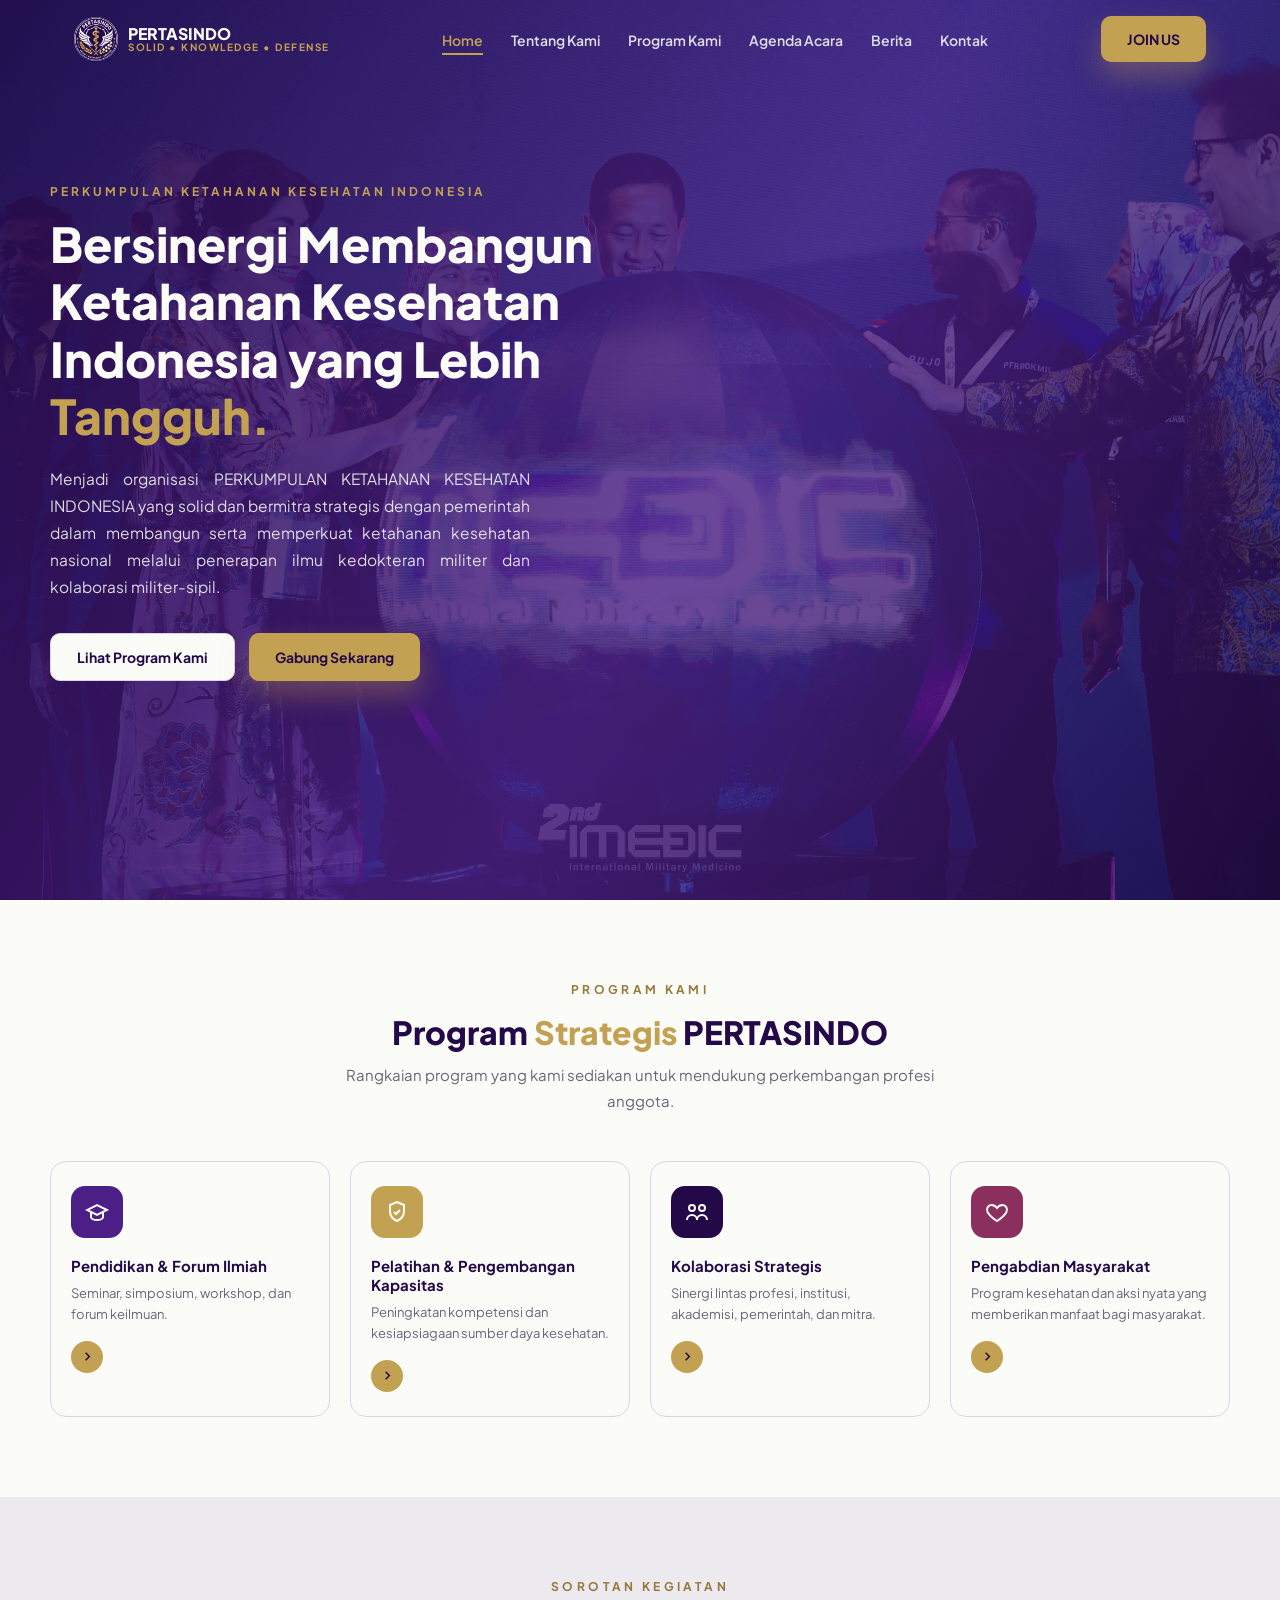
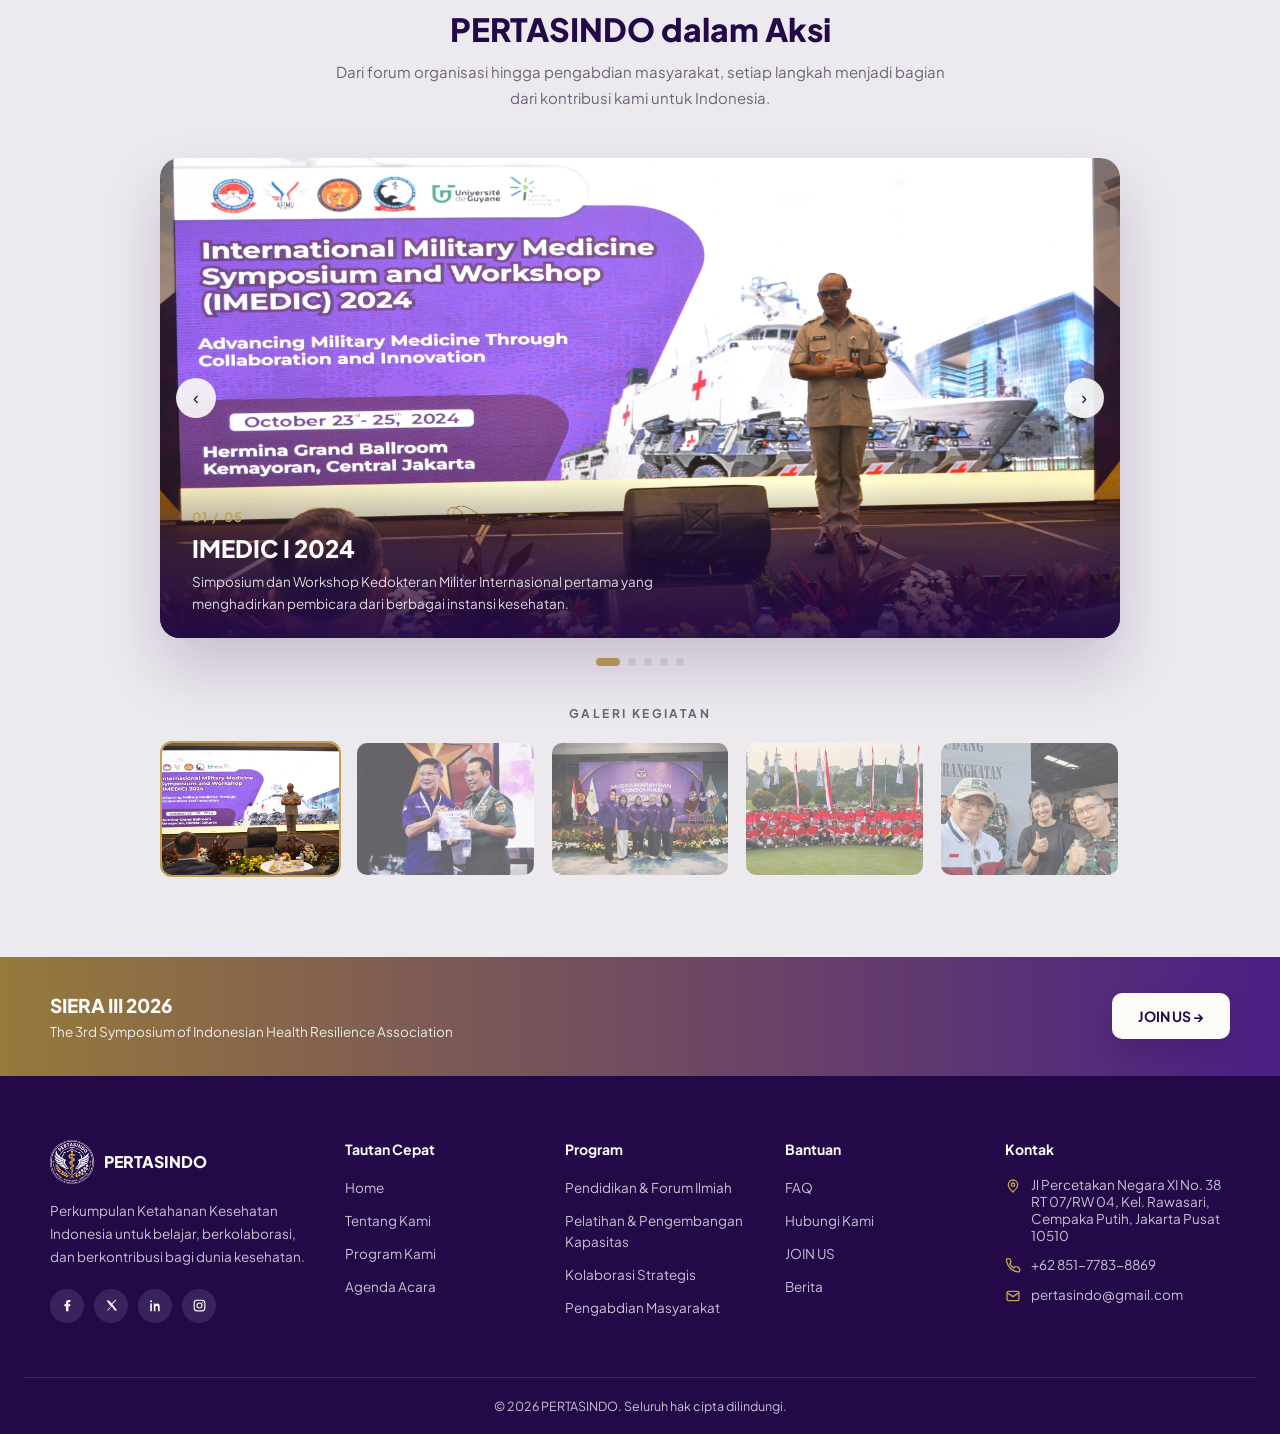
<file: index.html>
<!DOCTYPE html>
<html lang="id">
<head>
<meta charset="UTF-8">
<meta name="viewport" content="width=device-width, initial-scale=1.0">
<title>Beranda | Pertasindo</title>
<link rel="preconnect" href="https://fonts.googleapis.com">
<link rel="preconnect" href="https://fonts.gstatic.com" crossorigin>
<link href="https://fonts.googleapis.com/css2?family=Plus+Jakarta+Sans:ital,wght@0,200..800;1,200..800&display=swap" rel="stylesheet">
<link rel="stylesheet" href="site.css">
</head>
<body>

<header class="site-nav">
  <div class="nav-inner">
    <a class="site-logo" href="index.html">
      <span class="logo-mark">
        <img src="assets/logo-pertasindo.png" alt="Logo Pertasindo">
      </span>
      <span class="logo-text">PERTASINDO<small>SOLID &bull; KNOWLEDGE &bull; DEFENSE</small></span>
    </a>
    <ul class="nav-links" id="navLinks">
      <li><a href="index.html">Home</a></li>
      <li><a href="about.html">Tentang Kami</a></li>
      <li><a href="services.html">Program Kami</a></li>
      <li><a href="events.html">Agenda Acara</a></li>
      <li><a href="news.html">Berita</a></li>
      <li><a href="contact.html">Kontak</a></li>
      <li class="nav-join-us"><a href="daftar.html">JOIN US</a></li>
    </ul>
    <a class="btn btn-teal" href="daftar.html">JOIN US</a>
    <button class="mobile-toggle" id="navToggle" aria-label="Menu">
      <span></span><span></span><span></span>
    </button>
  </div>
</header>

<!-- ===== HERO ===== -->
<section class="home-hero">
  <div class="home-hero-grid">
    <div>
      <p class="eyebrow">Perkumpulan Ketahanan Kesehatan Indonesia</p>
      <h1>Bersinergi Membangun Ketahanan Kesehatan Indonesia yang Lebih <span class="accent">Tangguh.</span></h1>
      <p class="desc" style="text-align: justify;">Menjadi organisasi PERKUMPULAN KETAHANAN KESEHATAN INDONESIA yang solid dan bermitra strategis dengan pemerintah dalam membangun serta memperkuat ketahanan kesehatan nasional melalui penerapan ilmu kedokteran militer dan kolaborasi militer-sipil.</p>
      <div class="hero-actions">
        <a class="btn btn-outline" href="services.html">Lihat Program Kami</a>
        <a class="btn btn-teal" href="daftar.html">Gabung Sekarang</a>
      </div>
    </div>
  </div>
</section>

<!-- ===== PROGRAM KAMI ===== -->
<section class="section" id="program">
  <div class="section-header">
    <p class="eyebrow">Program Kami</p>
    <h2>Program <span class="accent">Strategis</span> PERTASINDO</h2>
    <p>Rangkaian program yang kami sediakan untuk mendukung perkembangan profesi anggota.</p>
  </div>
  <div class="services-grid">
    <div class="service-card">
      <span class="sc-icon" style="background:#4b1f85;"><svg viewBox="0 0 24 24" fill="none" stroke="currentColor" stroke-width="2"><path d="M22 10 12 5 2 10l10 5 10-5Z"/><path d="M6 12v5c0 1.7 2.7 3 6 3s6-1.3 6-3v-5"/></svg></span>
      <h3>Pendidikan &amp; Forum Ilmiah</h3>
      <p>Seminar, simposium, workshop, dan forum keilmuan.</p>
      <span class="sc-arrow"><svg viewBox="0 0 24 24" fill="none" stroke="currentColor" stroke-width="2.4"><path d="M9 6l6 6-6 6"/></svg></span>
    </div>
    <div class="service-card">
      <span class="sc-icon" style="background:#c3a152;"><svg viewBox="0 0 24 24" fill="none" stroke="currentColor" stroke-width="2"><path d="M12 2l7 3v6c0 5-3.5 8.5-7 10-3.5-1.5-7-5-7-10V5l7-3Z"/><path d="M9 12l2 2 4-4"/></svg></span>
      <h3>Pelatihan &amp; Pengembangan Kapasitas</h3>
      <p>Peningkatan kompetensi dan kesiapsiagaan sumber daya kesehatan.</p>
      <span class="sc-arrow"><svg viewBox="0 0 24 24" fill="none" stroke="currentColor" stroke-width="2.4"><path d="M9 6l6 6-6 6"/></svg></span>
    </div>
    <div class="service-card">
      <span class="sc-icon" style="background:#240949;"><svg viewBox="0 0 24 24" fill="none" stroke="currentColor" stroke-width="2"><circle cx="7" cy="8" r="3"/><circle cx="17" cy="8" r="3"/><path d="M2 20c0-3 2.2-5 5-5s5 2 5 5"/><path d="M12 20c0-3 2.2-5 5-5s5 2 5 5"/></svg></span>
      <h3>Kolaborasi Strategis</h3>
      <p>Sinergi lintas profesi, institusi, akademisi, pemerintah, dan mitra.</p>
      <span class="sc-arrow"><svg viewBox="0 0 24 24" fill="none" stroke="currentColor" stroke-width="2.4"><path d="M9 6l6 6-6 6"/></svg></span>
    </div>
    <div class="service-card">
      <span class="sc-icon" style="background:#8a2f5e;"><svg viewBox="0 0 24 24" fill="none" stroke="currentColor" stroke-width="2"><path d="M12 21s-7-4.4-9.5-9C1 8.4 3 5 6.5 5 8.6 5 10.6 6.1 12 8c1.4-1.9 3.4-3 5.5-3C21 5 23 8.4 21.5 12 19 16.6 12 21 12 21Z"/></svg></span>
      <h3>Pengabdian Masyarakat</h3>
      <p>Program kesehatan dan aksi nyata yang memberikan manfaat bagi masyarakat.</p>
      <span class="sc-arrow"><svg viewBox="0 0 24 24" fill="none" stroke="currentColor" stroke-width="2.4"><path d="M9 6l6 6-6 6"/></svg></span>
    </div>
  </div>
</section>

<!-- ===== PERTASINDO DALAM AKSI (galeri kegiatan) ===== -->
<section class="section soft">
  <div class="section-header">
    <p class="eyebrow">Sorotan Kegiatan</p>
    <h2>PERTASINDO dalam Aksi</h2>
    <p>Dari forum organisasi hingga pengabdian masyarakat, setiap langkah menjadi bagian dari kontribusi kami untuk Indonesia.</p>
  </div>
  <div class="gallery-slider">
    <div class="gallery-track" id="gallerySlides">
      <div class="gallery-slide active" data-index="0">
        <img src="assets/IMEDIC24.JPG" alt="IMEDIC I 2024">
        <div class="gallery-overlay">
          <span class="gallery-count">01 / 05</span>
          <h3>IMEDIC I 2024</h3>
          <p>Simposium dan Workshop Kedokteran Militer Internasional pertama yang menghadirkan pembicara dari berbagai instansi kesehatan.</p>
        </div>
      </div>
      <div class="gallery-slide" data-index="1">
        <img src="assets/IMG_9993.JPEG" alt="IMEDIC II 2025">
        <div class="gallery-overlay">
          <span class="gallery-count">02 / 05</span>
          <h3>IMEDIC II 2025</h3>
          <p>Penyerahan sertifikat apresiasi kepada para pembicara dan mitra penyelenggara IMEDIC II 2025.</p>
        </div>
      </div>
      <div class="gallery-slide" data-index="2">
        <img src="assets/IMG_9994.JPEG" alt="Musyawarah Nasional PERDOKMIL">
        <div class="gallery-overlay">
          <span class="gallery-count">03 / 05</span>
          <h3>Musyawarah Nasional PERDOKMIL</h3>
          <p>Konsolidasi pengurus PERDOKMIL dalam Musyawarah Nasional untuk menentukan arah organisasi ke depan.</p>
        </div>
      </div>
      <div class="gallery-slide" data-index="3">
        <img src="assets/golf-pertasindo.jpeg" alt="Independence Day Golf Tournament">
        <div class="gallery-overlay">
          <span class="gallery-count">04 / 05</span>
          <h3>Independence Day Golf Tournament</h3>
          <p>Ajang silaturahmi anggota dalam suasana santai untuk memperingati Hari Kemerdekaan Indonesia.</p>
        </div>
      </div>
      <div class="gallery-slide" data-index="4">
        <img src="assets/pertasindo-peduli-ntt.jpeg" alt="PERTASINDO Peduli NTT">
        <div class="gallery-overlay">
          <span class="gallery-count">05 / 05</span>
          <h3>PERTASINDO Peduli NTT</h3>
          <p>Diskusi panel membahas kesiapsiagaan dan dukungan layanan kesehatan bagi wilayah yang membutuhkan.</p>
        </div>
      </div>
    </div>
    <button class="gallery-nav gallery-prev" id="galPrev" type="button" aria-label="Sebelumnya">&lsaquo;</button>
    <button class="gallery-nav gallery-next" id="galNext" type="button" aria-label="Berikutnya">&rsaquo;</button>
  </div>
  <div class="gallery-dots" id="galleryDots"></div>

  <p class="gallery-label">Galeri Kegiatan</p>
  <div class="gallery-thumbs" id="galleryThumbs">
    <button class="gallery-thumb active" type="button" data-index="0"><img src="assets/IMEDIC24.JPG" alt="IMEDIC I 2024"></button>
    <button class="gallery-thumb" type="button" data-index="1"><img src="assets/IMG_9993.JPEG" alt="IMEDIC II 2025"></button>
    <button class="gallery-thumb" type="button" data-index="2"><img src="assets/IMG_9994.JPEG" alt="Musyawarah Nasional PERDOKMIL"></button>
    <button class="gallery-thumb" type="button" data-index="3"><img src="assets/golf-pertasindo.jpeg" alt="Independence Day Golf Tournament"></button>
    <button class="gallery-thumb" type="button" data-index="4"><img src="assets/pertasindo-peduli-ntt.jpeg" alt="PERTASINDO Peduli NTT"></button>
  </div>
  <!-- <div style="text-align:center;margin-top:32px;">
    <a class="btn btn-outline" href="events.html">Lihat Semua Kegiatan &rarr;</a>
  </div> -->
</section>

<!-- ===== CTA BANNER ===== -->
<section class="cta-banner">
  <div class="cta-banner-inner">
    <div>
      <h3>SIERA III 2026</h3>
      <p>The 3rd Symposium of Indonesian Health Resilience Association</p>
    </div>
    <a class="btn btn-white" href="daftar.html">JOIN US &rarr;</a>
    <!-- <span class="cta-icon-circle"><svg viewBox="0 0 24 24" fill="none" stroke="#fff" stroke-width="2"><rect x="3" y="5" width="18" height="16" rx="2"/><path d="M3 10h18M8 3v4M16 3v4"/></svg></span> -->
  </div>
</section>

<footer class="site-footer">
  <div class="footer-grid">
    <div class="footer-brand">
      <a class="site-logo" href="index.html">
        <span class="logo-mark">
          <img src="assets/logo-pertasindo.png" alt="Logo Pertasindo">
        </span>
        <span class="logo-text">PERTASINDO</span>
      </a>
      <p>Perkumpulan Ketahanan Kesehatan Indonesia untuk belajar, berkolaborasi, dan berkontribusi bagi dunia kesehatan.</p>
      <div class="footer-social">
        <a href="#" aria-label="Facebook"><svg viewBox="0 0 24 24" fill="currentColor"><path d="M13.5 21v-8h2.7l.4-3.2h-3.1V7.7c0-.9.3-1.5 1.6-1.5h1.6V3.3C16.4 3.2 15.3 3 14 3c-2.6 0-4.4 1.6-4.4 4.5v2.3H7v3.2h2.6V21h3.9Z"/></svg></a>
        <a href="#" aria-label="Twitter"><svg viewBox="0 0 24 24" fill="currentColor"><path d="M4 4l7.3 9.6L4.4 20h2l6-6.7L17 20h4l-7.6-10 6.6-7.4h-2l-5.5 6.1L8 4H4Z"/></svg></a>
        <a href="#" aria-label="LinkedIn"><svg viewBox="0 0 24 24" fill="currentColor"><path d="M4.9 3.5A1.6 1.6 0 1 1 3.3 5a1.6 1.6 0 0 1 1.6-1.5ZM3.6 8.6h2.6V21H3.6V8.6ZM9.3 8.6h2.5v1.7h.03c.35-.66 1.2-1.7 3-1.7 3.2 0 3.8 2.1 3.8 4.8V21H16v-5.6c0-1.35-.02-3.1-1.9-3.1-1.9 0-2.2 1.47-2.2 3v5.7H9.3V8.6Z"/></svg></a>
        <a href="#" aria-label="Instagram"><svg viewBox="0 0 24 24" fill="none" stroke="currentColor" stroke-width="1.8"><rect x="3.5" y="3.5" width="17" height="17" rx="4.5"/><circle cx="12" cy="12" r="4"/><circle cx="17" cy="7" r="0.9" fill="currentColor" stroke="none"/></svg></a>
      </div>
    </div>
    <div class="footer-col">
      <h4>Tautan Cepat</h4>
      <ul>
        <li><a href="index.html">Home</a></li>
        <li><a href="about.html">Tentang Kami</a></li>
        <li><a href="services.html">Program Kami</a></li>
        <li><a href="events.html">Agenda Acara</a></li>
      </ul>
    </div>
    <div class="footer-col">
      <h4>Program</h4>
      <ul>
        <li><a href="services.html">Pendidikan &amp; Forum Ilmiah</a></li>
        <li><a href="services.html">Pelatihan &amp; Pengembangan Kapasitas</a></li>
        <li><a href="services.html">Kolaborasi Strategis</a></li>
        <li><a href="services.html">Pengabdian Masyarakat</a></li>
      </ul>
    </div>
    <div class="footer-col">
      <h4>Bantuan</h4>
      <ul>
        <li><a href="contact.html">FAQ</a></li>
        <li><a href="contact.html">Hubungi Kami</a></li>
        <li><a href="daftar.html">JOIN US</a></li>
        <li><a href="news.html">Berita</a></li>
      </ul>
    </div>
    <div class="footer-col">
      <h4>Kontak</h4>
      <ul class="footer-contact">
        <li><svg viewBox="0 0 24 24" fill="none" stroke="currentColor" stroke-width="2"><path d="M12 21s-7-6-7-11a7 7 0 0 1 14 0c0 5-7 11-7 11Z"/><circle cx="12" cy="10" r="2.5"/></svg><span>Jl Percetakan Negara XI No. 38 RT 07/RW 04, Kel. Rawasari, Cempaka Putih, Jakarta Pusat 10510</span></li>
        <li><svg viewBox="0 0 24 24" fill="none" stroke="currentColor" stroke-width="2"><path d="M22 16.9v2a2 2 0 0 1-2.2 2 19.8 19.8 0 0 1-8.6-3 19.5 19.5 0 0 1-6-6 19.8 19.8 0 0 1-3-8.7A2 2 0 0 1 4.1 1h2a2 2 0 0 1 2 1.7c.1.9.3 1.8.6 2.7a2 2 0 0 1-.4 2.1L7.1 8.7a16 16 0 0 0 6 6l1.2-1.2a2 2 0 0 1 2.1-.4c.9.3 1.8.5 2.7.6a2 2 0 0 1 1.9 2Z"/></svg><span>+62 851-7783-8869</span></li>
        <li><svg viewBox="0 0 24 24" fill="none" stroke="currentColor" stroke-width="2"><rect x="3" y="5" width="18" height="14" rx="2"/><path d="m3 7 9 6 9-6"/></svg><span>pertasindo@gmail.com</span></li>
      </ul>
    </div>
  </div>
  <div class="footer-bottom">
    &copy; 2026 PERTASINDO. Seluruh hak cipta dilindungi.
  </div>
</footer>

<script src="site.js"></script>
</body>
</html>
</file>
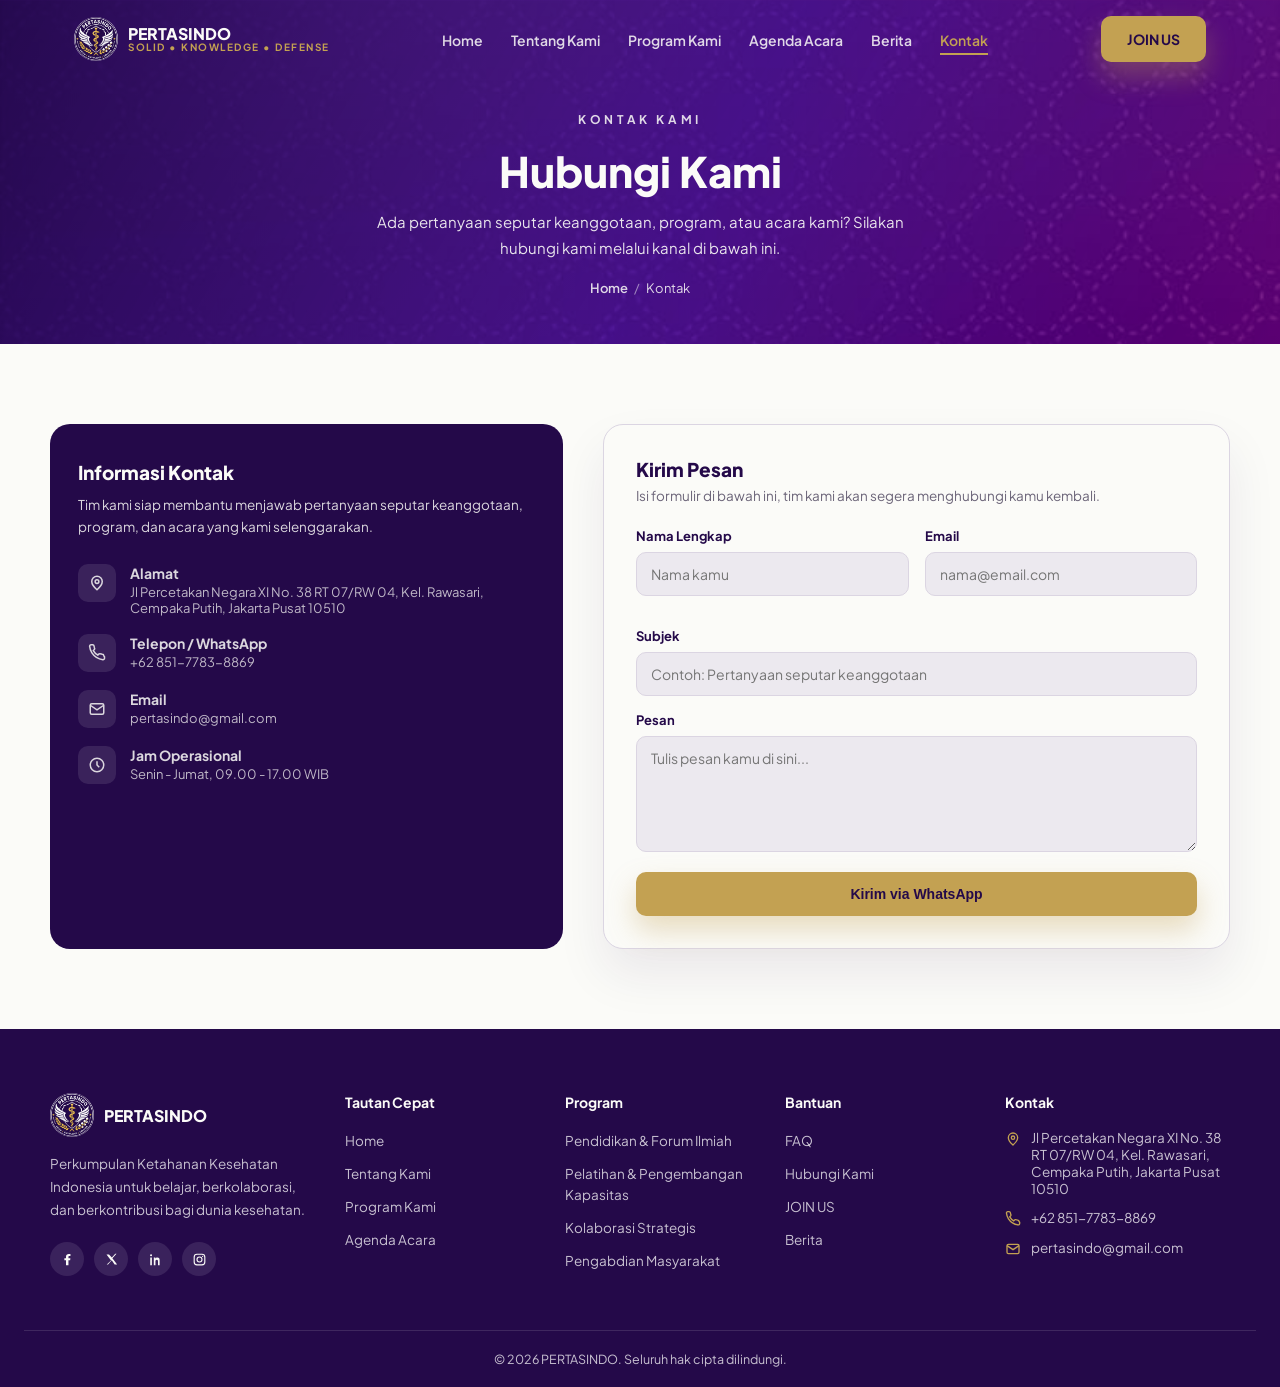
<file: contact.html>
<!DOCTYPE html>
<html lang="id">
<head>
<meta charset="UTF-8">
<meta name="viewport" content="width=device-width, initial-scale=1.0">
<title>Kontak | Pertasindo</title>
<link rel="preconnect" href="https://fonts.googleapis.com">
<link rel="preconnect" href="https://fonts.gstatic.com" crossorigin>
<link href="https://fonts.googleapis.com/css2?family=Plus+Jakarta+Sans:ital,wght@0,200..800;1,200..800&display=swap" rel="stylesheet">
<link rel="stylesheet" href="site.css">
</head>
<body>

<header class="site-nav">
  <div class="nav-inner">
    <a class="site-logo" href="index.html">
      <span class="logo-mark">
        <img src="assets/logo-pertasindo.png" alt="Logo Pertasindo">
      </span>
      <span class="logo-text">PERTASINDO<small>SOLID &bull; KNOWLEDGE &bull; DEFENSE</small></span>
    </a>
    <ul class="nav-links" id="navLinks">
      <li><a href="index.html">Home</a></li>
      <li><a href="about.html">Tentang Kami</a></li>
      <li><a href="services.html">Program Kami</a></li>
      <li><a href="events.html">Agenda Acara</a></li>
      <li><a href="news.html">Berita</a></li>
      <li><a href="contact.html">Kontak</a></li>
      <li class="nav-join-us"><a href="daftar.html">JOIN US</a></li>
    </ul>
    <a class="btn btn-teal" href="daftar.html">JOIN US</a>
    <button class="mobile-toggle" id="navToggle" aria-label="Menu">
      <span></span><span></span><span></span>
    </button>
  </div>
</header>

<section class="page-hero">
  <p class="eyebrow">Kontak Kami</p>
  <h1>Hubungi Kami</h1>
  <p>Ada pertanyaan seputar keanggotaan, program, atau acara kami? Silakan hubungi kami melalui kanal di bawah ini.</p>
  <div class="breadcrumb">
    <a href="index.html">Home</a><span>/</span>Kontak
  </div>
</section>

<section class="section">
  <div class="contact-grid">
    <div class="contact-info-card">
      <h3>Informasi Kontak</h3>
      <p>Tim kami siap membantu menjawab pertanyaan seputar keanggotaan, program, dan acara yang kami selenggarakan.</p>
      <ul class="contact-info-list">
        <li>
          <span class="ci-icon"><svg viewBox="0 0 24 24" fill="none" stroke="currentColor" stroke-width="2"><path d="M12 21s-7-6-7-11a7 7 0 0 1 14 0c0 5-7 11-7 11Z"/><circle cx="12" cy="10" r="2.5"/></svg></span>
          <span><strong>Alamat</strong><span>Jl Percetakan Negara XI No. 38 RT 07/RW 04, Kel. Rawasari, Cempaka Putih, Jakarta Pusat 10510</span></span>
        </li>
        <li>
          <span class="ci-icon"><svg viewBox="0 0 24 24" fill="none" stroke="currentColor" stroke-width="2"><path d="M22 16.9v2a2 2 0 0 1-2.2 2 19.8 19.8 0 0 1-8.6-3 19.5 19.5 0 0 1-6-6 19.8 19.8 0 0 1-3-8.7A2 2 0 0 1 4.1 1h2a2 2 0 0 1 2 1.7c.1.9.3 1.8.6 2.7a2 2 0 0 1-.4 2.1L7.1 8.7a16 16 0 0 0 6 6l1.2-1.2a2 2 0 0 1 2.1-.4c.9.3 1.8.5 2.7.6a2 2 0 0 1 1.9 2Z"/></svg></span>
          <span><strong>Telepon / WhatsApp</strong><span>+62 851-7783-8869</span></span>
        </li>
        <li>
          <span class="ci-icon"><svg viewBox="0 0 24 24" fill="none" stroke="currentColor" stroke-width="2"><rect x="3" y="5" width="18" height="14" rx="2"/><path d="m3 7 9 6 9-6"/></svg></span>
          <span><strong>Email</strong><span>pertasindo@gmail.com</span></span>
        </li>
        <li>
          <span class="ci-icon"><svg viewBox="0 0 24 24" fill="none" stroke="currentColor" stroke-width="2"><circle cx="12" cy="12" r="9"/><path d="M12 7v5l3 3"/></svg></span>
          <span><strong>Jam Operasional</strong><span>Senin - Jumat, 09.00 - 17.00 WIB</span></span>
        </li>
      </ul>
    </div>

    <div class="contact-form">
      <h3 style="font-size:19px;font-weight:800;color:var(--navy);margin-bottom:6px;">Kirim Pesan</h3>
      <p style="font-size:13.5px;color:var(--text-gray);margin-bottom:24px;">Isi formulir di bawah ini, tim kami akan segera menghubungi kamu kembali.</p>
      <form id="contactForm">
        <div class="form-row">
          <div class="form-field">
            <label for="cName">Nama Lengkap</label>
            <input type="text" id="cName" required placeholder="Nama kamu">
          </div>
          <div class="form-field">
            <label for="cEmail">Email</label>
            <input type="email" id="cEmail" required placeholder="nama@email.com">
          </div>
        </div>
        <div class="form-field">
          <label for="cSubject">Subjek</label>
          <input type="text" id="cSubject" required placeholder="Contoh: Pertanyaan seputar keanggotaan">
        </div>
        <div class="form-field">
          <label for="cMessage">Pesan</label>
          <textarea id="cMessage" rows="5" required placeholder="Tulis pesan kamu di sini..."></textarea>
        </div>
        <button type="submit" class="btn btn-teal" style="width:100%;justify-content:center;">Kirim via WhatsApp</button>
      </form>
    </div>
  </div>
</section>

<footer class="site-footer">
  <div class="footer-grid">
    <div class="footer-brand">
      <a class="site-logo" href="index.html">
        <span class="logo-mark">
          <img src="assets/logo-pertasindo.png" alt="Logo Pertasindo">
        </span>
        <span class="logo-text">PERTASINDO</span>
      </a>
      <p>Perkumpulan Ketahanan Kesehatan Indonesia untuk belajar, berkolaborasi, dan berkontribusi bagi dunia kesehatan.</p>
      <div class="footer-social">
        <a href="#" aria-label="Facebook"><svg viewBox="0 0 24 24" fill="currentColor"><path d="M13.5 21v-8h2.7l.4-3.2h-3.1V7.7c0-.9.3-1.5 1.6-1.5h1.6V3.3C16.4 3.2 15.3 3 14 3c-2.6 0-4.4 1.6-4.4 4.5v2.3H7v3.2h2.6V21h3.9Z"/></svg></a>
        <a href="#" aria-label="Twitter"><svg viewBox="0 0 24 24" fill="currentColor"><path d="M4 4l7.3 9.6L4.4 20h2l6-6.7L17 20h4l-7.6-10 6.6-7.4h-2l-5.5 6.1L8 4H4Z"/></svg></a>
        <a href="#" aria-label="LinkedIn"><svg viewBox="0 0 24 24" fill="currentColor"><path d="M4.9 3.5A1.6 1.6 0 1 1 3.3 5a1.6 1.6 0 0 1 1.6-1.5ZM3.6 8.6h2.6V21H3.6V8.6ZM9.3 8.6h2.5v1.7h.03c.35-.66 1.2-1.7 3-1.7 3.2 0 3.8 2.1 3.8 4.8V21H16v-5.6c0-1.35-.02-3.1-1.9-3.1-1.9 0-2.2 1.47-2.2 3v5.7H9.3V8.6Z"/></svg></a>
        <a href="#" aria-label="Instagram"><svg viewBox="0 0 24 24" fill="none" stroke="currentColor" stroke-width="1.8"><rect x="3.5" y="3.5" width="17" height="17" rx="4.5"/><circle cx="12" cy="12" r="4"/><circle cx="17" cy="7" r="0.9" fill="currentColor" stroke="none"/></svg></a>
      </div>
    </div>
    <div class="footer-col">
      <h4>Tautan Cepat</h4>
      <ul>
        <li><a href="index.html">Home</a></li>
        <li><a href="about.html">Tentang Kami</a></li>
        <li><a href="services.html">Program Kami</a></li>
        <li><a href="events.html">Agenda Acara</a></li>
      </ul>
    </div>
    <div class="footer-col">
      <h4>Program</h4>
      <ul>
        <li><a href="services.html">Pendidikan &amp; Forum Ilmiah</a></li>
        <li><a href="services.html">Pelatihan &amp; Pengembangan Kapasitas</a></li>
        <li><a href="services.html">Kolaborasi Strategis</a></li>
        <li><a href="services.html">Pengabdian Masyarakat</a></li>
      </ul>
    </div>
    <div class="footer-col">
      <h4>Bantuan</h4>
      <ul>
        <li><a href="contact.html">FAQ</a></li>
        <li><a href="contact.html">Hubungi Kami</a></li>
        <li><a href="daftar.html">JOIN US</a></li>
        <li><a href="news.html">Berita</a></li>
      </ul>
    </div>
    <div class="footer-col">
      <h4>Kontak</h4>
      <ul class="footer-contact">
        <li><svg viewBox="0 0 24 24" fill="none" stroke="currentColor" stroke-width="2"><path d="M12 21s-7-6-7-11a7 7 0 0 1 14 0c0 5-7 11-7 11Z"/><circle cx="12" cy="10" r="2.5"/></svg><span>Jl Percetakan Negara XI No. 38 RT 07/RW 04, Kel. Rawasari, Cempaka Putih, Jakarta Pusat 10510</span></li>
        <li><svg viewBox="0 0 24 24" fill="none" stroke="currentColor" stroke-width="2"><path d="M22 16.9v2a2 2 0 0 1-2.2 2 19.8 19.8 0 0 1-8.6-3 19.5 19.5 0 0 1-6-6 19.8 19.8 0 0 1-3-8.7A2 2 0 0 1 4.1 1h2a2 2 0 0 1 2 1.7c.1.9.3 1.8.6 2.7a2 2 0 0 1-.4 2.1L7.1 8.7a16 16 0 0 0 6 6l1.2-1.2a2 2 0 0 1 2.1-.4c.9.3 1.8.5 2.7.6a2 2 0 0 1 1.9 2Z"/></svg><span>+62 851-7783-8869</span></li>
        <li><svg viewBox="0 0 24 24" fill="none" stroke="currentColor" stroke-width="2"><rect x="3" y="5" width="18" height="14" rx="2"/><path d="m3 7 9 6 9-6"/></svg><span>pertasindo@gmail.com</span></li>
      </ul>
    </div>
  </div>
  <div class="footer-bottom">
    &copy; 2026 PERTASINDO. Seluruh hak cipta dilindungi.
  </div>
</footer>

<script src="site.js"></script>
</body>
</html>
</file>
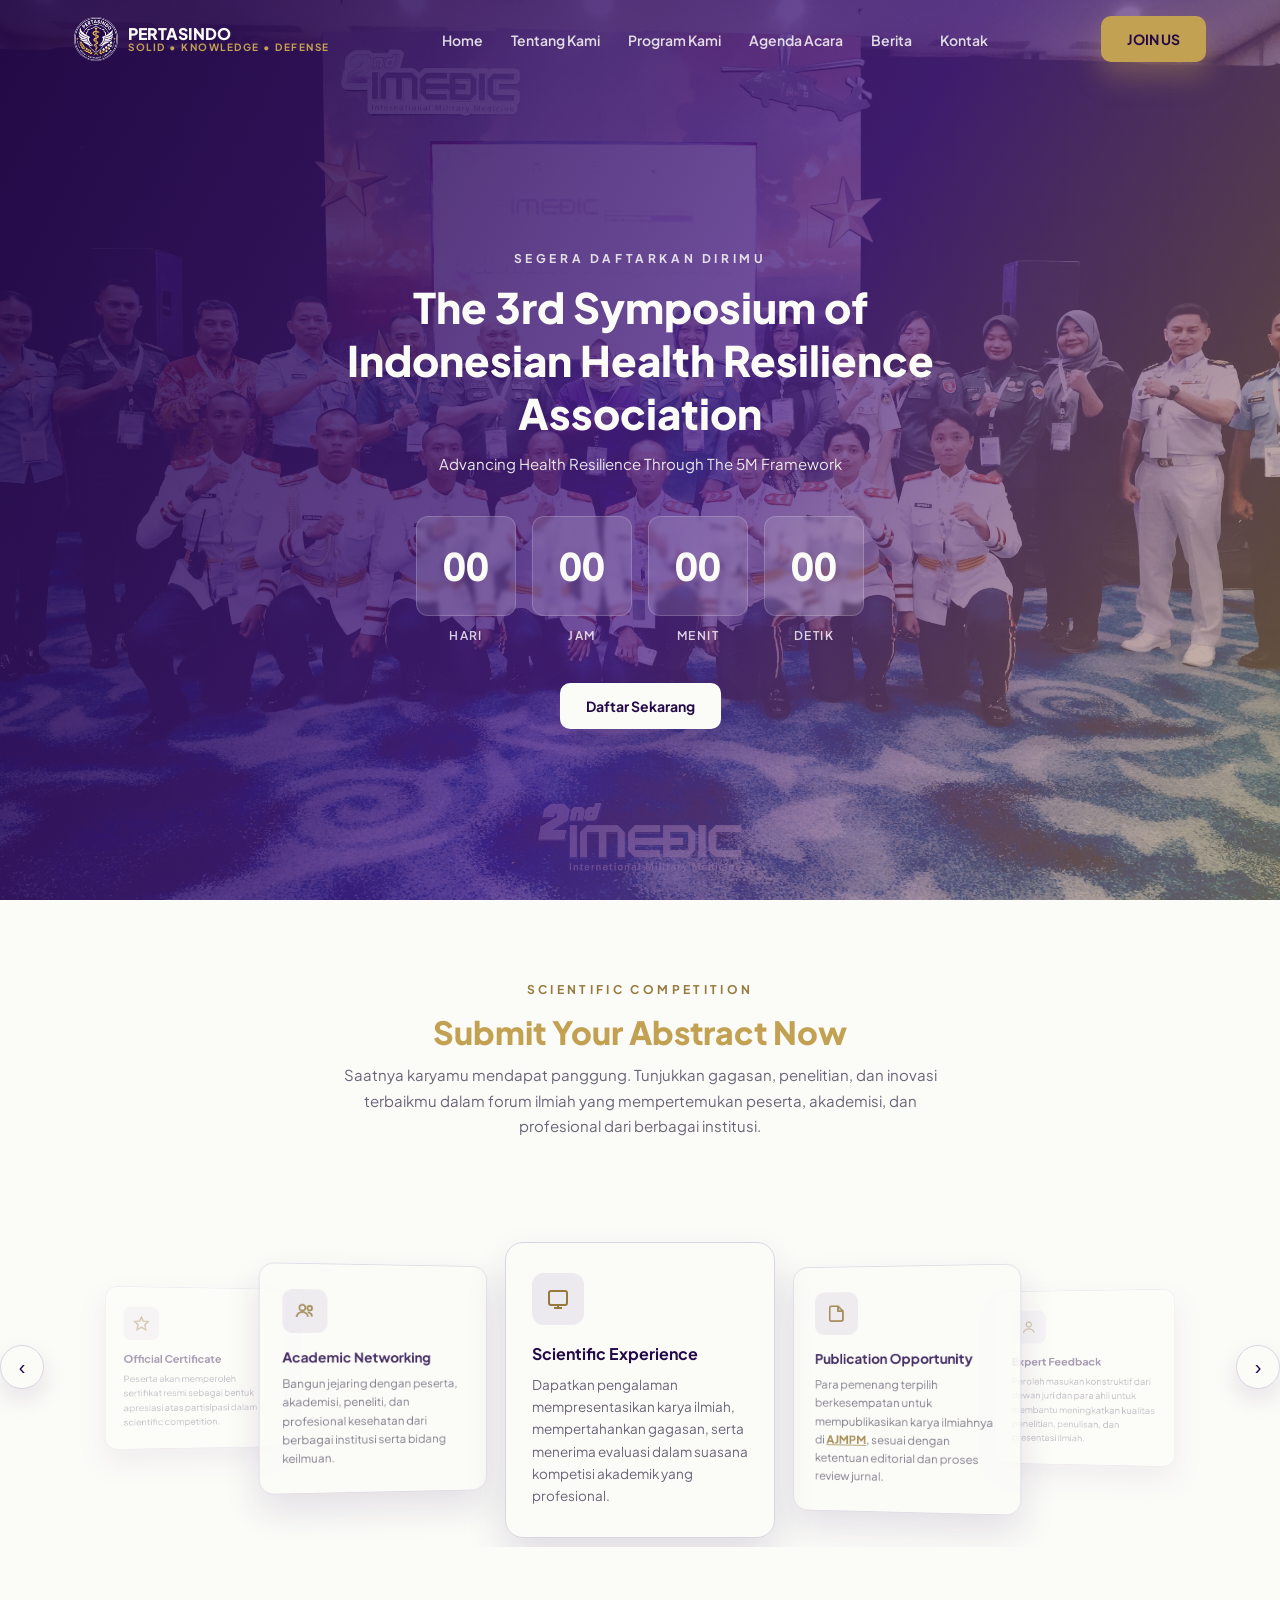
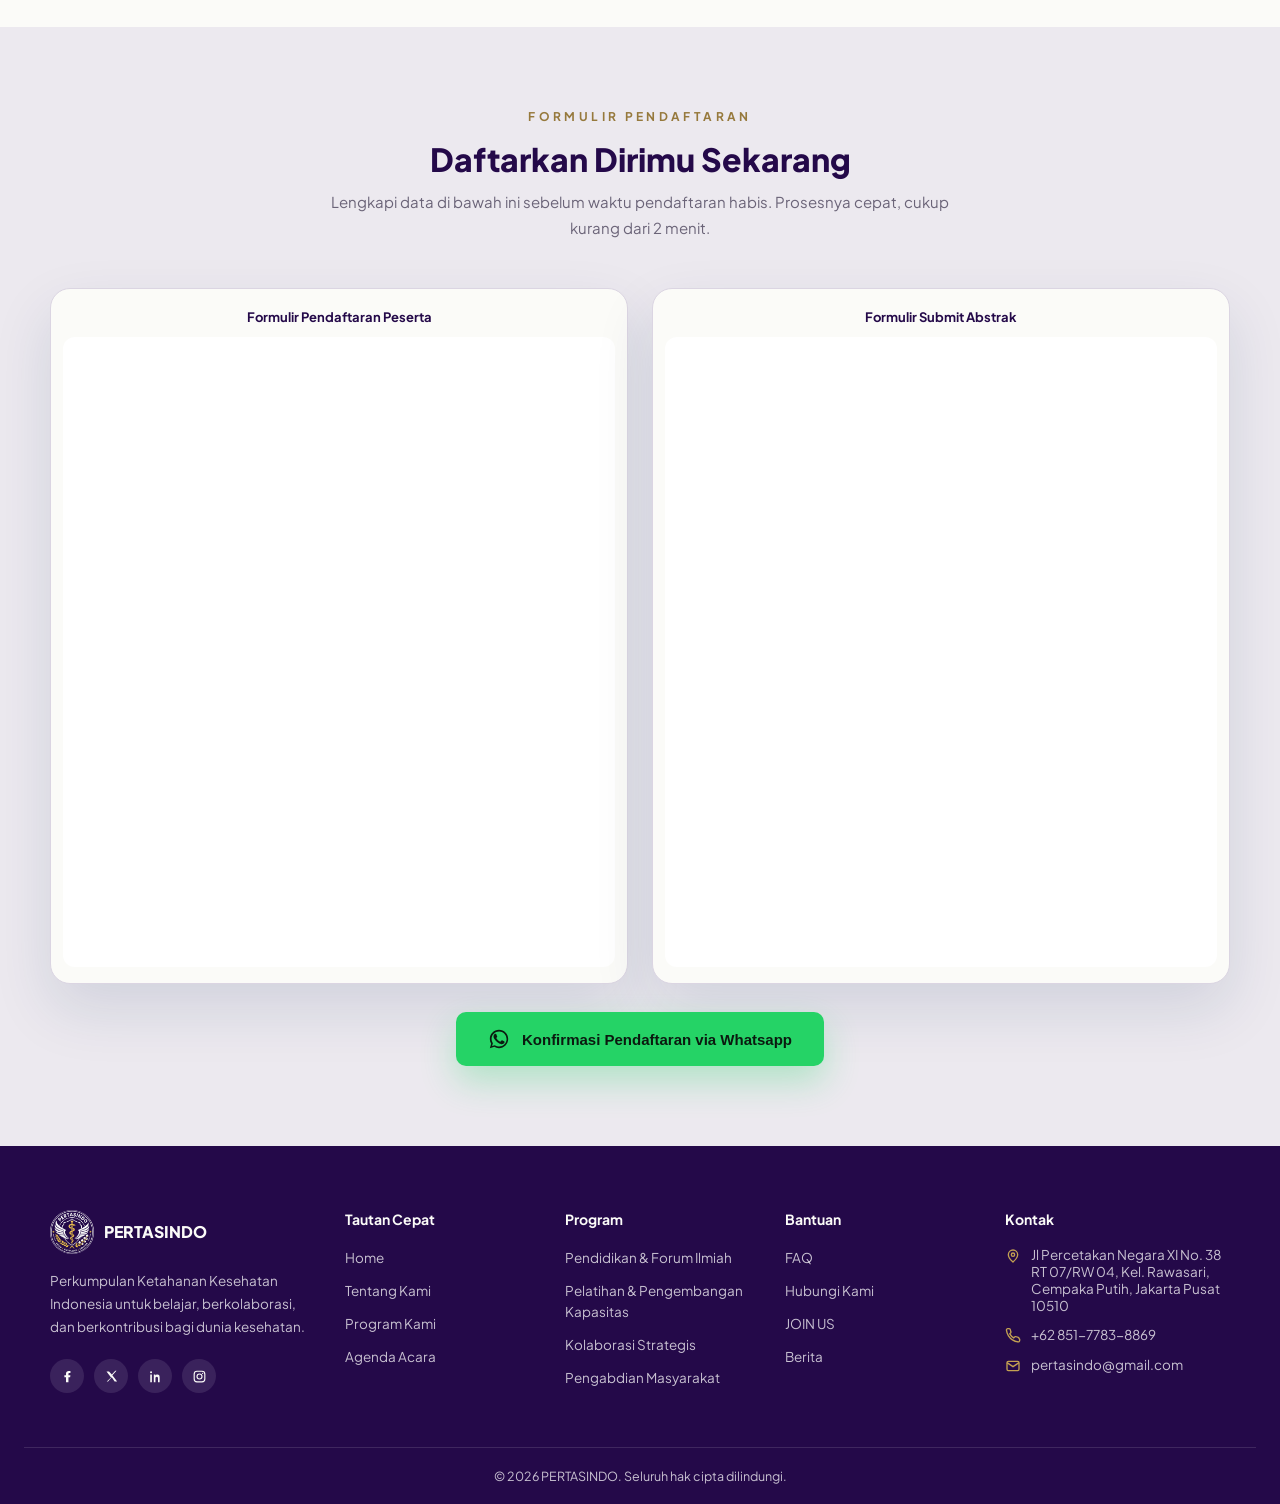
<file: daftar.html>
<!DOCTYPE html>
<html lang="id">
<head>
<meta charset="UTF-8">
<meta name="viewport" content="width=device-width, initial-scale=1.0">
<title>Pendaftaran Segera Ditutup | Pertasindo</title>
<link rel="preconnect" href="https://fonts.googleapis.com">
<link rel="preconnect" href="https://fonts.gstatic.com" crossorigin>
<link href="https://fonts.googleapis.com/css2?family=Plus+Jakarta+Sans:ital,wght@0,200..800;1,200..800&display=swap" rel="stylesheet">
<link rel="stylesheet" href="site.css">
<link rel="stylesheet" href="daftar.css">
</head>
<body>

<header class="site-nav">
  <div class="nav-inner">
    <a class="site-logo" href="index.html">
      <span class="logo-mark">
        <img src="assets/logo-pertasindo.png" alt="Logo Pertasindo">
      </span>
      <span class="logo-text">PERTASINDO<small>SOLID &bull; KNOWLEDGE &bull; DEFENSE</small></span>
    </a>
    <ul class="nav-links" id="navLinks">
      <li><a href="index.html">Home</a></li>
      <li><a href="about.html">Tentang Kami</a></li>
      <li><a href="services.html">Program Kami</a></li>
      <li><a href="events.html">Agenda Acara</a></li>
      <li><a href="news.html">Berita</a></li>
      <li><a href="contact.html">Kontak</a></li>
      <li class="nav-join-us"><a href="daftar.html">JOIN US</a></li>
    </ul>
    <a class="btn btn-teal" href="daftar.html">JOIN US</a>
    <button class="mobile-toggle" id="navToggle" aria-label="Menu">
      <span></span><span></span><span></span>
    </button>
  </div>
</header>

<!-- ===== HERO / COUNTDOWN ===== -->
<section class="join-hero">
  <p class="eyebrow">Segera Daftarkan Dirimu</p>
  <h1>The 3rd Symposium of Indonesian Health Resilience Association</h1>
  <p class="desc">Advancing Health Resilience Through The 5M Framework</p>

  <div class="countdown-wrap">
    <div class="countdown" id="countdown">
      <div class="unit"><span class="value" id="days">00</span></div>
      <div class="unit"><span class="value" id="hours">00</span></div>
      <div class="unit"><span class="value" id="minutes">00</span></div>
      <div class="unit"><span class="value" id="seconds">00</span></div>
    </div>
    <div class="countdown-labels">
      <span>Hari</span>
      <span>Jam</span>
      <span>Menit</span>
      <span>Detik</span>
    </div>
  </div>

  <a class="btn btn-white" id="registerBtn" href="https://docs.google.com/forms/d/e/1FAIpQLScsD1uOYiCovimHAN5PAQBba18ypU0vnSTyYK_3lRIJX3PYRg/viewform?usp=send_form" target="_blank" rel="noopener noreferrer">Daftar Sekarang</a>
</section>

<!-- ===== ALASAN MENGIKUTI ===== -->
<section class="section">
  <div class="section-header">
    <p class="eyebrow">Scientific Competition</p>
    <h2><span class="accent">Submit Your Abstract Now</span></h2>
    <p>Saatnya karyamu mendapat panggung. Tunjukkan gagasan, penelitian, dan inovasi terbaikmu dalam forum ilmiah yang mempertemukan peserta, akademisi, dan profesional dari berbagai institusi.</p>
  </div>
  <div class="coverflow">
    <button class="cf-nav cf-prev" id="cfPrev" type="button" aria-label="Sebelumnya">&lsaquo;</button>
    <div class="cf-track" id="cfTrack">
      <div class="cf-card" data-pos="active">
        <span class="vc-icon"><svg viewBox="0 0 24 24" fill="none" stroke="currentColor" stroke-width="2"><rect x="3" y="4" width="18" height="14" rx="2"/><path d="M8 21h8M12 18v3"/></svg></span>
        <h3>Scientific Experience</h3>
        <p>Dapatkan pengalaman mempresentasikan karya ilmiah, mempertahankan gagasan, serta menerima evaluasi dalam suasana kompetisi akademik yang profesional.</p>
      </div>
      <div class="cf-card" data-pos="next1">
        <span class="vc-icon"><svg viewBox="0 0 24 24" fill="none" stroke="currentColor" stroke-width="2"><path d="M4 19V5a2 2 0 0 1 2-2h8l6 6v10a2 2 0 0 1-2 2H6a2 2 0 0 1-2-2Z"/><path d="M14 3v6h6"/></svg></span>
        <h3>Publication Opportunity</h3>
        <p>Para pemenang terpilih berkesempatan untuk mempublikasikan karya ilmiahnya di <a class="cf-link" href="https://journal.ajmpm.net/index.php/ojs" target="_blank" rel="noopener noreferrer" onclick="event.stopPropagation()">AJMPM</a>, sesuai dengan ketentuan editorial dan proses review jurnal.</p>
      </div>
      <div class="cf-card" data-pos="next2">
        <span class="vc-icon"><svg viewBox="0 0 24 24" fill="none" stroke="currentColor" stroke-width="2"><circle cx="12" cy="8" r="4"/><path d="M4 21c0-4 4-6 8-6s8 2 8 6"/></svg></span>
        <h3>Expert Feedback</h3>
        <p>Peroleh masukan konstruktif dari dewan juri dan para ahli untuk membantu meningkatkan kualitas penelitian, penulisan, dan presentasi ilmiah.</p>
      </div>
      <div class="cf-card" data-pos="prev2">
        <span class="vc-icon"><svg viewBox="0 0 24 24" fill="none" stroke="currentColor" stroke-width="2"><path d="M12 2l2.6 6.6L22 9l-5 5.2L18.4 22 12 18l-6.4 4L7 14.2 2 9l7.4-.4Z"/></svg></span>
        <h3>Official Certificate</h3>
        <p>Peserta akan memperoleh sertifikat resmi sebagai bentuk apresiasi atas partisipasi dalam scientific competition.</p>
      </div>
      <div class="cf-card" data-pos="prev1">
        <span class="vc-icon"><svg viewBox="0 0 24 24" fill="none" stroke="currentColor" stroke-width="2"><circle cx="9" cy="8" r="3.5"/><path d="M2.5 19c0-3.5 3-6 6.5-6s6.5 2.5 6.5 6"/><circle cx="17.5" cy="8.5" r="2.7"/><path d="M15.3 13.2c2.7.3 4.7 2.4 4.7 5.3"/></svg></span>
        <h3>Academic Networking</h3>
        <p>Bangun jejaring dengan peserta, akademisi, peneliti, dan profesional kesehatan dari berbagai institusi serta bidang keilmuan.</p>
      </div>
    </div>
    <button class="cf-nav cf-next" id="cfNext" type="button" aria-label="Berikutnya">&rsaquo;</button>
  </div>
</section>

<!-- ===== FORM SECTION ===== -->
<section class="section soft" id="formSection">
  <div class="section-header">
    <p class="eyebrow">Formulir Pendaftaran</p>
    <h2>Daftarkan Dirimu Sekarang</h2>
    <p>Lengkapi data di bawah ini sebelum waktu pendaftaran habis. Prosesnya cepat, cukup kurang dari 2 menit.</p>
  </div>

  <div class="form-grid">
      <div class="form-wrap">
      <p class="form-wrap-label">Formulir Pendaftaran Peserta</p>
      <iframe
        src="https://docs.google.com/forms/d/e/1FAIpQLScsD1uOYiCovimHAN5PAQBba18ypU0vnSTyYK_3lRIJX3PYRg/viewform?embedded=true"
        title="Formulir Pendaftaran Peserta"
        scrolling="yes">
        Memuat formulir…
      </iframe>
    </div>
    <div class="form-wrap">
      <p class="form-wrap-label">Formulir Submit Abstrak</p>
      <iframe
        src="https://docs.google.com/forms/d/e/1FAIpQLSepNU1pRFGgy-WqR0kiMtjnt6714IeZFt81bFmmzFDNl69atg/viewform?embedded=true"
        title="Formulir Submit Abstrak"
        scrolling="yes">
        Memuat formulir…
      </iframe>
    </div>

  </div>

  <div class="form-actions">
    <button class="wa-btn" id="waBtn" type="button">
      <svg viewBox="0 0 24 24" fill="currentColor" xmlns="http://www.w3.org/2000/svg">
        <path d="M17.472 14.382c-.297-.149-1.758-.867-2.03-.967-.273-.099-.472-.148-.67.15-.197.297-.767.966-.94 1.164-.173.199-.347.223-.644.075-.297-.15-1.255-.463-2.39-1.475-.883-.788-1.48-1.761-1.653-2.059-.173-.297-.018-.458.13-.606.134-.133.298-.347.446-.52.149-.174.198-.298.298-.497.099-.198.05-.372-.025-.521-.075-.149-.669-1.612-.916-2.207-.242-.579-.487-.5-.669-.51-.173-.008-.371-.01-.57-.01-.198 0-.52.074-.792.372-.272.297-1.04 1.016-1.04 2.479 0 1.462 1.065 2.875 1.213 3.074.149.198 2.096 3.2 5.077 4.487.709.306 1.262.489 1.694.625.712.227 1.36.195 1.871.118.571-.085 1.758-.719 2.006-1.413.248-.694.248-1.289.173-1.413-.074-.124-.272-.198-.57-.347z"/>
        <path d="M12.004 2C6.486 2 2 6.486 2 12.004c0 1.87.505 3.68 1.462 5.267L2 22l4.868-1.437a9.958 9.958 0 0 0 5.136 1.404h.004c5.518 0 10.004-4.486 10.004-10.004S17.522 2 12.004 2zm0 18.166h-.003a8.15 8.15 0 0 1-4.16-1.14l-.298-.177-3.104.916.925-3.15-.194-.31a8.145 8.145 0 0 1-1.256-4.301c0-4.514 3.674-8.188 8.193-8.188 2.188 0 4.245.853 5.792 2.4a8.13 8.13 0 0 1 2.397 5.792c0 4.514-3.674 8.158-8.292 8.158z"/>
      </svg>
      Konfirmasi Pendaftaran via Whatsapp
    </button>
  </div>
</section>

<!-- ===== MODAL KONFIRMASI NAMA ===== -->
<div class="modal-overlay" id="nameModalOverlay">
  <div class="modal-box">
    <h3 class="modal-title">Konfirmasi Pendaftaran</h3>
    <p class="modal-sub">Masukkan nama kamu, nanti otomatis terisi di pesan Whatsapp.</p>
    <input type="text" id="nameInput" class="modal-input" placeholder="Nama lengkap" autocomplete="name">
    <p class="modal-error" id="nameError">Nama tidak boleh kosong.</p>
    <div class="modal-actions">
      <button type="button" class="modal-btn modal-btn-cancel" id="modalCancelBtn">Batal</button>
      <button type="button" class="modal-btn modal-btn-confirm" id="modalConfirmBtn">Kirim</button>
    </div>
  </div>
</div>

<footer class="site-footer">
  <div class="footer-grid">
    <div class="footer-brand">
      <a class="site-logo" href="index.html">
        <span class="logo-mark">
          <img src="assets/logo-pertasindo.png" alt="Logo Pertasindo">
        </span>
        <span class="logo-text">PERTASINDO</span>
      </a>
      <p>Perkumpulan Ketahanan Kesehatan Indonesia untuk belajar, berkolaborasi, dan berkontribusi bagi dunia kesehatan.</p>
      <div class="footer-social">
        <a href="#" aria-label="Facebook"><svg viewBox="0 0 24 24" fill="currentColor"><path d="M13.5 21v-8h2.7l.4-3.2h-3.1V7.7c0-.9.3-1.5 1.6-1.5h1.6V3.3C16.4 3.2 15.3 3 14 3c-2.6 0-4.4 1.6-4.4 4.5v2.3H7v3.2h2.6V21h3.9Z"/></svg></a>
        <a href="#" aria-label="Twitter"><svg viewBox="0 0 24 24" fill="currentColor"><path d="M4 4l7.3 9.6L4.4 20h2l6-6.7L17 20h4l-7.6-10 6.6-7.4h-2l-5.5 6.1L8 4H4Z"/></svg></a>
        <a href="#" aria-label="LinkedIn"><svg viewBox="0 0 24 24" fill="currentColor"><path d="M4.9 3.5A1.6 1.6 0 1 1 3.3 5a1.6 1.6 0 0 1 1.6-1.5ZM3.6 8.6h2.6V21H3.6V8.6ZM9.3 8.6h2.5v1.7h.03c.35-.66 1.2-1.7 3-1.7 3.2 0 3.8 2.1 3.8 4.8V21H16v-5.6c0-1.35-.02-3.1-1.9-3.1-1.9 0-2.2 1.47-2.2 3v5.7H9.3V8.6Z"/></svg></a>
        <a href="#" aria-label="Instagram"><svg viewBox="0 0 24 24" fill="none" stroke="currentColor" stroke-width="1.8"><rect x="3.5" y="3.5" width="17" height="17" rx="4.5"/><circle cx="12" cy="12" r="4"/><circle cx="17" cy="7" r="0.9" fill="currentColor" stroke="none"/></svg></a>
      </div>
    </div>
    <div class="footer-col">
      <h4>Tautan Cepat</h4>
      <ul>
        <li><a href="index.html">Home</a></li>
        <li><a href="about.html">Tentang Kami</a></li>
        <li><a href="services.html">Program Kami</a></li>
        <li><a href="events.html">Agenda Acara</a></li>
      </ul>
    </div>
    <div class="footer-col">
      <h4>Program</h4>
      <ul>
        <li><a href="services.html">Pendidikan &amp; Forum Ilmiah</a></li>
        <li><a href="services.html">Pelatihan &amp; Pengembangan Kapasitas</a></li>
        <li><a href="services.html">Kolaborasi Strategis</a></li>
        <li><a href="services.html">Pengabdian Masyarakat</a></li>
      </ul>
    </div>
    <div class="footer-col">
      <h4>Bantuan</h4>
      <ul>
        <li><a href="contact.html">FAQ</a></li>
        <li><a href="contact.html">Hubungi Kami</a></li>
        <li><a href="daftar.html">JOIN US</a></li>
        <li><a href="news.html">Berita</a></li>
      </ul>
    </div>
    <div class="footer-col">
      <h4>Kontak</h4>
      <ul class="footer-contact">
        <li><svg viewBox="0 0 24 24" fill="none" stroke="currentColor" stroke-width="2"><path d="M12 21s-7-6-7-11a7 7 0 0 1 14 0c0 5-7 11-7 11Z"/><circle cx="12" cy="10" r="2.5"/></svg><span>Jl Percetakan Negara XI No. 38 RT 07/RW 04, Kel. Rawasari, Cempaka Putih, Jakarta Pusat 10510</span></li>
        <li><svg viewBox="0 0 24 24" fill="none" stroke="currentColor" stroke-width="2"><path d="M22 16.9v2a2 2 0 0 1-2.2 2 19.8 19.8 0 0 1-8.6-3 19.5 19.5 0 0 1-6-6 19.8 19.8 0 0 1-3-8.7A2 2 0 0 1 4.1 1h2a2 2 0 0 1 2 1.7c.1.9.3 1.8.6 2.7a2 2 0 0 1-.4 2.1L7.1 8.7a16 16 0 0 0 6 6l1.2-1.2a2 2 0 0 1 2.1-.4c.9.3 1.8.5 2.7.6a2 2 0 0 1 1.9 2Z"/></svg><span>+62 851-7783-8869</span></li>
        <li><svg viewBox="0 0 24 24" fill="none" stroke="currentColor" stroke-width="2"><rect x="3" y="5" width="18" height="14" rx="2"/><path d="m3 7 9 6 9-6"/></svg><span>pertasindo@gmail.com</span></li>
      </ul>
    </div>
  </div>
  <div class="footer-bottom">
    &copy; 2026 PERTASINDO. Seluruh hak cipta dilindungi.
  </div>
</footer>

<script src="site.js"></script>
<script src="script.js"></script>
</body>
</html>
</file>
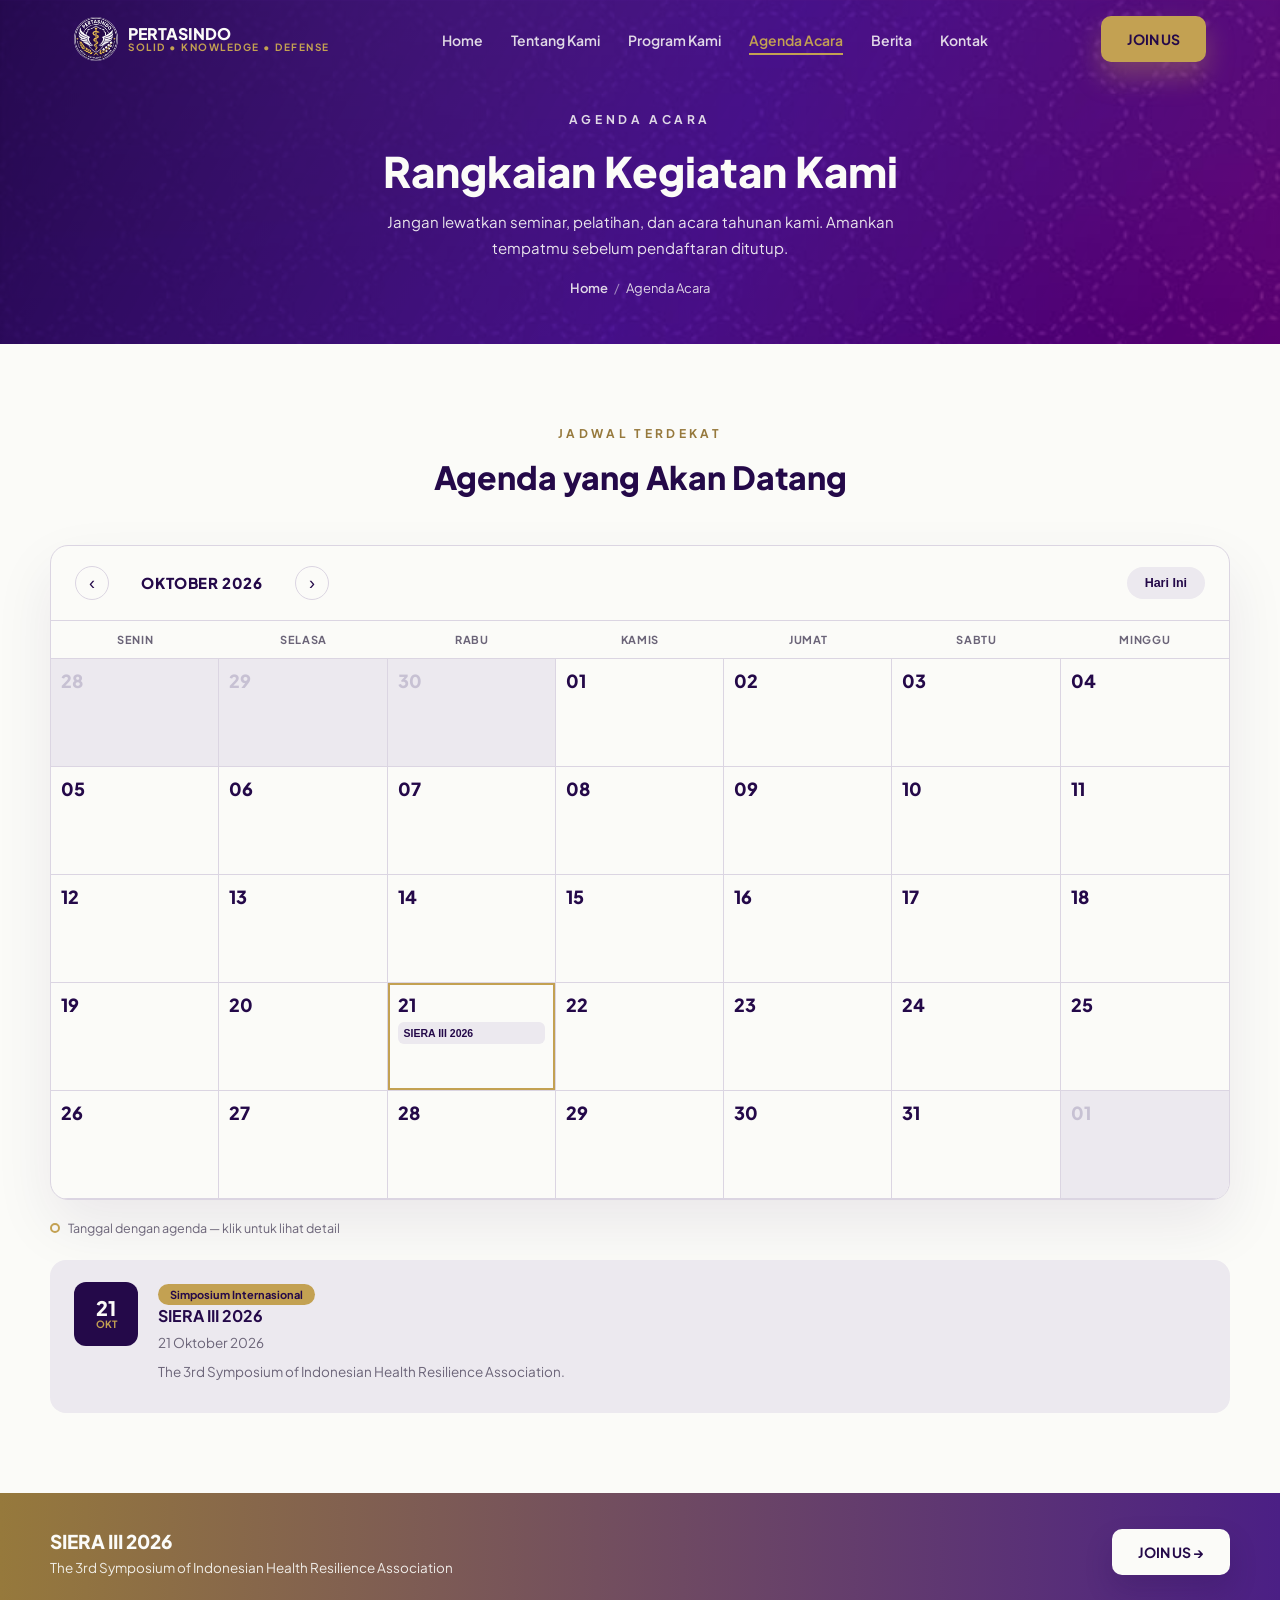
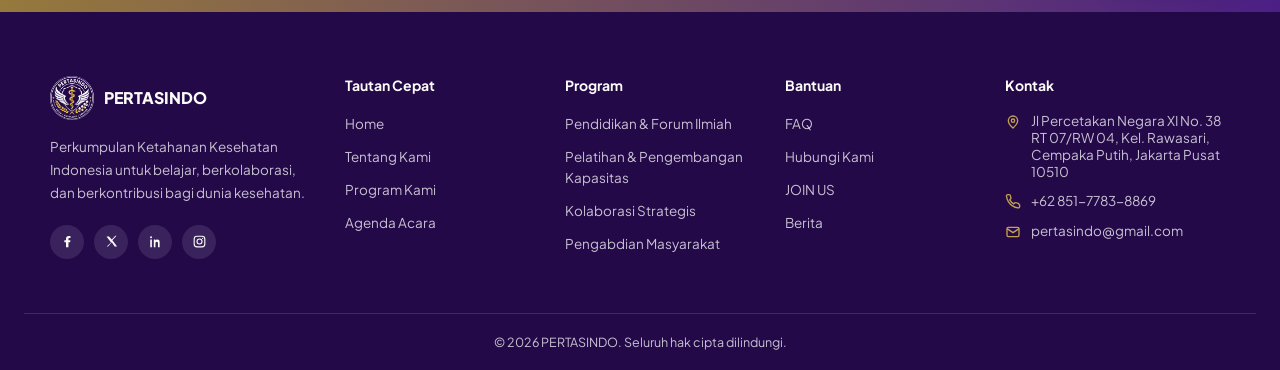
<file: events.html>
<!DOCTYPE html>
<html lang="id">
<head>
<meta charset="UTF-8">
<meta name="viewport" content="width=device-width, initial-scale=1.0">
<title>Agenda Acara | Pertasindo</title>
<link rel="preconnect" href="https://fonts.googleapis.com">
<link rel="preconnect" href="https://fonts.gstatic.com" crossorigin>
<link href="https://fonts.googleapis.com/css2?family=Plus+Jakarta+Sans:ital,wght@0,200..800;1,200..800&display=swap" rel="stylesheet">
<link rel="stylesheet" href="site.css">
</head>
<body>

<header class="site-nav">
  <div class="nav-inner">
    <a class="site-logo" href="index.html">
      <span class="logo-mark">
        <img src="assets/logo-pertasindo.png" alt="Logo Pertasindo">
      </span>
      <span class="logo-text">PERTASINDO<small>SOLID &bull; KNOWLEDGE &bull; DEFENSE</small></span>
    </a>
    <ul class="nav-links" id="navLinks">
      <li><a href="index.html">Home</a></li>
      <li><a href="about.html">Tentang Kami</a></li>
      <li><a href="services.html">Program Kami</a></li>
      <li><a href="events.html">Agenda Acara</a></li>
      <li><a href="news.html">Berita</a></li>
      <li><a href="contact.html">Kontak</a></li>
      <li class="nav-join-us"><a href="daftar.html">JOIN US</a></li>
    </ul>
    <a class="btn btn-teal" href="daftar.html">JOIN US</a>
    <button class="mobile-toggle" id="navToggle" aria-label="Menu">
      <span></span><span></span><span></span>
    </button>
  </div>
</header>

<section class="page-hero">
  <p class="eyebrow">Agenda Acara</p>
  <h1>Rangkaian Kegiatan Kami</h1>
  <p>Jangan lewatkan seminar, pelatihan, dan acara tahunan kami. Amankan tempatmu sebelum pendaftaran ditutup.</p>
  <div class="breadcrumb">
    <a href="index.html">Home</a><span>/</span>Agenda Acara
  </div>
</section>

<section class="section">
  <div class="section-header">
    <p class="eyebrow">Jadwal Terdekat</p>
    <h2>Agenda yang Akan Datang</h2>
  </div>
  <div class="cal-widget">
    <div class="cal-header">
      <div class="cal-nav">
        <button class="cal-nav-btn" id="calPrev" type="button" aria-label="Bulan sebelumnya">&lsaquo;</button>
        <p class="cal-title" id="calTitle">Oktober 2026</p>
        <button class="cal-nav-btn" id="calNext" type="button" aria-label="Bulan berikutnya">&rsaquo;</button>
      </div>
      <button class="cal-today-btn" id="calToday" type="button">Hari Ini</button>
    </div>
    <div class="cal-weekdays">
      <span>Senin</span><span>Selasa</span><span>Rabu</span><span>Kamis</span><span>Jumat</span><span>Sabtu</span><span>Minggu</span>
    </div>
    <div class="cal-grid" id="calGrid"></div>
  </div>

  <p class="cal-legend"><span class="cal-legend-dot"></span> Tanggal dengan agenda &mdash; klik untuk lihat detail</p>

  <div class="cal-detail" id="calDetail"></div>
</section>

<!-- ===== CTA BANNER ===== -->
<section class="cta-banner">
  <div class="cta-banner-inner">
    <div>
      <h3>SIERA III 2026</h3>
      <p>The 3rd Symposium of Indonesian Health Resilience Association</p>
    </div>
    <a class="btn btn-white" href="daftar.html">JOIN US &rarr;</a>
    <!-- <span class="cta-icon-circle"><svg viewBox="0 0 24 24" fill="none" stroke="#fff" stroke-width="2"><rect x="3" y="5" width="18" height="16" rx="2"/><path d="M3 10h18M8 3v4M16 3v4"/></svg></span> -->
  </div>
</section>

<footer class="site-footer">
  <div class="footer-grid">
    <div class="footer-brand">
      <a class="site-logo" href="index.html">
        <span class="logo-mark">
          <img src="assets/logo-pertasindo.png" alt="Logo Pertasindo">
        </span>
        <span class="logo-text">PERTASINDO</span>
      </a>
      <p>Perkumpulan Ketahanan Kesehatan Indonesia untuk belajar, berkolaborasi, dan berkontribusi bagi dunia kesehatan.</p>
      <div class="footer-social">
        <a href="#" aria-label="Facebook"><svg viewBox="0 0 24 24" fill="currentColor"><path d="M13.5 21v-8h2.7l.4-3.2h-3.1V7.7c0-.9.3-1.5 1.6-1.5h1.6V3.3C16.4 3.2 15.3 3 14 3c-2.6 0-4.4 1.6-4.4 4.5v2.3H7v3.2h2.6V21h3.9Z"/></svg></a>
        <a href="#" aria-label="Twitter"><svg viewBox="0 0 24 24" fill="currentColor"><path d="M4 4l7.3 9.6L4.4 20h2l6-6.7L17 20h4l-7.6-10 6.6-7.4h-2l-5.5 6.1L8 4H4Z"/></svg></a>
        <a href="#" aria-label="LinkedIn"><svg viewBox="0 0 24 24" fill="currentColor"><path d="M4.9 3.5A1.6 1.6 0 1 1 3.3 5a1.6 1.6 0 0 1 1.6-1.5ZM3.6 8.6h2.6V21H3.6V8.6ZM9.3 8.6h2.5v1.7h.03c.35-.66 1.2-1.7 3-1.7 3.2 0 3.8 2.1 3.8 4.8V21H16v-5.6c0-1.35-.02-3.1-1.9-3.1-1.9 0-2.2 1.47-2.2 3v5.7H9.3V8.6Z"/></svg></a>
        <a href="#" aria-label="Instagram"><svg viewBox="0 0 24 24" fill="none" stroke="currentColor" stroke-width="1.8"><rect x="3.5" y="3.5" width="17" height="17" rx="4.5"/><circle cx="12" cy="12" r="4"/><circle cx="17" cy="7" r="0.9" fill="currentColor" stroke="none"/></svg></a>
      </div>
    </div>
    <div class="footer-col">
      <h4>Tautan Cepat</h4>
      <ul>
        <li><a href="index.html">Home</a></li>
        <li><a href="about.html">Tentang Kami</a></li>
        <li><a href="services.html">Program Kami</a></li>
        <li><a href="events.html">Agenda Acara</a></li>
      </ul>
    </div>
    <div class="footer-col">
      <h4>Program</h4>
      <ul>
        <li><a href="services.html">Pendidikan &amp; Forum Ilmiah</a></li>
        <li><a href="services.html">Pelatihan &amp; Pengembangan Kapasitas</a></li>
        <li><a href="services.html">Kolaborasi Strategis</a></li>
        <li><a href="services.html">Pengabdian Masyarakat</a></li>
      </ul>
    </div>
    <div class="footer-col">
      <h4>Bantuan</h4>
      <ul>
        <li><a href="contact.html">FAQ</a></li>
        <li><a href="contact.html">Hubungi Kami</a></li>
        <li><a href="daftar.html">JOIN US</a></li>
        <li><a href="news.html">Berita</a></li>
      </ul>
    </div>
    <div class="footer-col">
      <h4>Kontak</h4>
      <ul class="footer-contact">
        <li><svg viewBox="0 0 24 24" fill="none" stroke="currentColor" stroke-width="2"><path d="M12 21s-7-6-7-11a7 7 0 0 1 14 0c0 5-7 11-7 11Z"/><circle cx="12" cy="10" r="2.5"/></svg><span>Jl Percetakan Negara XI No. 38 RT 07/RW 04, Kel. Rawasari, Cempaka Putih, Jakarta Pusat 10510</span></li>
        <li><svg viewBox="0 0 24 24" fill="none" stroke="currentColor" stroke-width="2"><path d="M22 16.9v2a2 2 0 0 1-2.2 2 19.8 19.8 0 0 1-8.6-3 19.5 19.5 0 0 1-6-6 19.8 19.8 0 0 1-3-8.7A2 2 0 0 1 4.1 1h2a2 2 0 0 1 2 1.7c.1.9.3 1.8.6 2.7a2 2 0 0 1-.4 2.1L7.1 8.7a16 16 0 0 0 6 6l1.2-1.2a2 2 0 0 1 2.1-.4c.9.3 1.8.5 2.7.6a2 2 0 0 1 1.9 2Z"/></svg><span>+62 851-7783-8869</span></li>
        <li><svg viewBox="0 0 24 24" fill="none" stroke="currentColor" stroke-width="2"><rect x="3" y="5" width="18" height="14" rx="2"/><path d="m3 7 9 6 9-6"/></svg><span>pertasindo@gmail.com</span></li>
      </ul>
    </div>
  </div>
  <div class="footer-bottom">
    &copy; 2026 PERTASINDO. Seluruh hak cipta dilindungi.
  </div>
</footer>

<script src="site.js"></script>
</body>
</html>
</file>
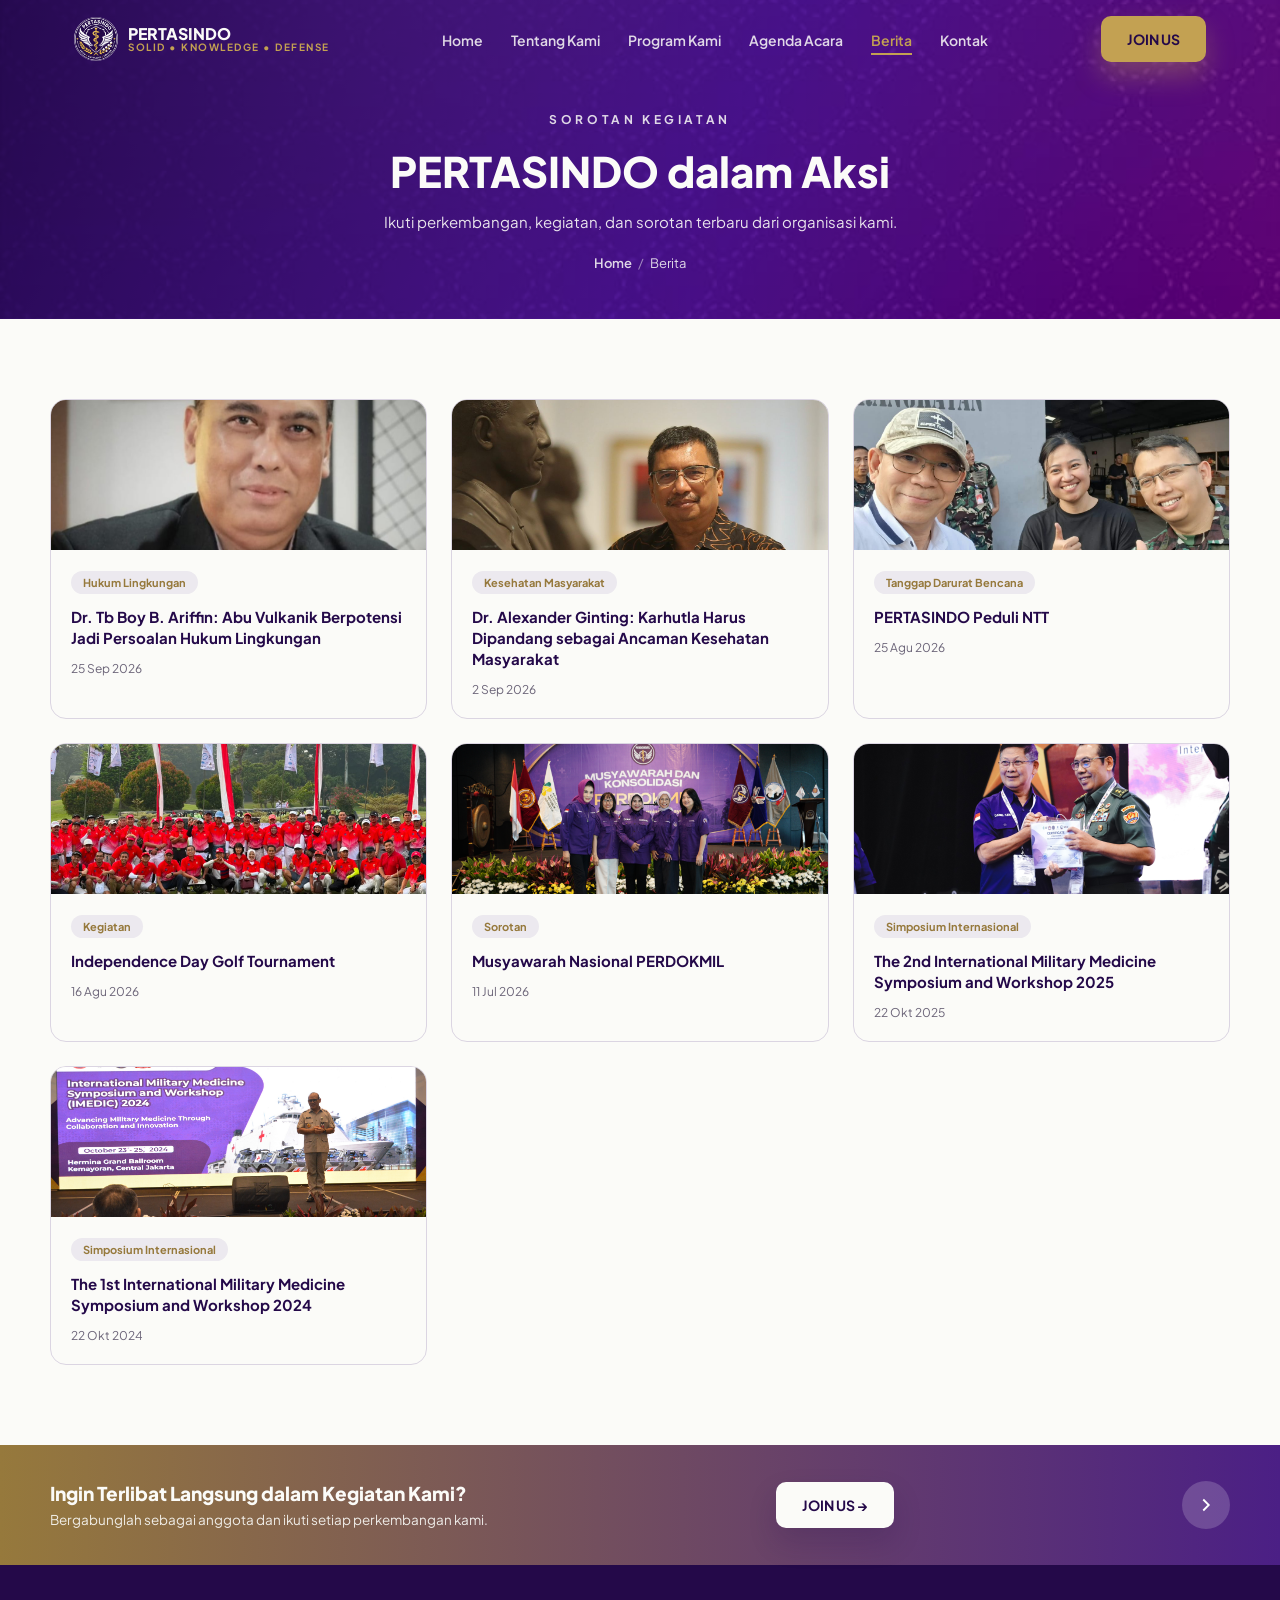
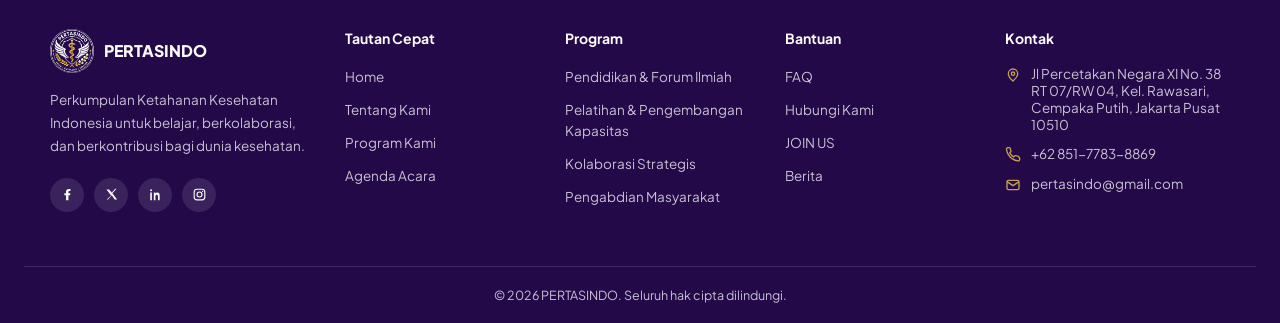
<file: news.html>
<!DOCTYPE html>
<html lang="id">
<head>
<meta charset="UTF-8">
<meta name="viewport" content="width=device-width, initial-scale=1.0">
<title>Berita | Pertasindo</title>
<link rel="preconnect" href="https://fonts.googleapis.com">
<link rel="preconnect" href="https://fonts.gstatic.com" crossorigin>
<link href="https://fonts.googleapis.com/css2?family=Plus+Jakarta+Sans:ital,wght@0,200..800;1,200..800&display=swap" rel="stylesheet">
<link rel="stylesheet" href="site.css">
</head>
<body>

<header class="site-nav">
  <div class="nav-inner">
    <a class="site-logo" href="index.html">
      <span class="logo-mark">
        <img src="assets/logo-pertasindo.png" alt="Logo Pertasindo">
      </span>
      <span class="logo-text">PERTASINDO<small>SOLID &bull; KNOWLEDGE &bull; DEFENSE</small></span>
    </a>
    <ul class="nav-links" id="navLinks">
      <li><a href="index.html">Home</a></li>
      <li><a href="about.html">Tentang Kami</a></li>
      <li><a href="services.html">Program Kami</a></li>
      <li><a href="events.html">Agenda Acara</a></li>
      <li><a href="news.html">Berita</a></li>
      <li><a href="contact.html">Kontak</a></li>
      <li class="nav-join-us"><a href="daftar.html">JOIN US</a></li>
    </ul>
    <a class="btn btn-teal" href="daftar.html">JOIN US</a>
    <button class="mobile-toggle" id="navToggle" aria-label="Menu">
      <span></span><span></span><span></span>
    </button>
  </div>
</header>

<section class="page-hero">
  <p class="eyebrow">Sorotan Kegiatan</p>
  <h1>PERTASINDO dalam Aksi</h1>
  <p>Ikuti perkembangan, kegiatan, dan sorotan terbaru dari organisasi kami.</p>
  <div class="breadcrumb">
    <a href="index.html">Home</a><span>/</span>Berita
  </div>
</section>

<section class="section">
  <div class="news-grid">
    <a class="news-card news-card-link" href="#" data-news-modal="abuvulkanik">
      <div class="news-thumb">
        <img src="assets/pertasindo-abu-vulkanik/abu-vulkanik-cover-news (1).jpeg" alt="Dr. Tb Boy B. Ariffin: Abu Vulkanik Berpotensi Jadi Persoalan Hukum Lingkungan">
      </div>
      <div class="news-body">
        <span class="news-tag">Hukum Lingkungan</span>
        <h3>Dr. Tb Boy B. Ariffin: Abu Vulkanik Berpotensi Jadi Persoalan Hukum Lingkungan</h3>
        <span class="news-date">25 Sep 2026</span>
      </div>
    </a>
    <a class="news-card news-card-link" href="#" data-news-modal="karhutla">
      <div class="news-thumb">
        <img src="assets/alex-ginting.jpg" alt="Dr. Alexander Ginting: Karhutla Harus Dipandang sebagai Ancaman Kesehatan Masyarakat" class="thumb-face-top">
      </div>
      <div class="news-body">
        <span class="news-tag">Kesehatan Masyarakat</span>
        <h3>Dr. Alexander Ginting: Karhutla Harus Dipandang sebagai Ancaman Kesehatan Masyarakat</h3>
        <span class="news-date">2 Sep 2026</span>
      </div>
    </a>
    <a class="news-card news-card-link" href="#" data-news-modal="ntt">
      <div class="news-thumb">
        <img src="assets/pertasindo-peduli-ntt.jpeg" alt="PERTASINDO Peduli NTT">
      </div>
      <div class="news-body">
        <span class="news-tag">Tanggap Darurat Bencana</span>
        <h3>PERTASINDO Peduli NTT</h3>
        <span class="news-date">25 Agu 2026</span>
      </div>
    </a>
    <div class="news-card">
      <div class="news-thumb">
        <img src="assets/golf-pertasindo.jpeg" alt="Independence Day Golf Tournament">
      </div>
      <div class="news-body">
        <span class="news-tag">Kegiatan</span>
        <h3>Independence Day Golf Tournament</h3>
        <span class="news-date">16 Agu 2026</span>
      </div>
    </div>
    <div class="news-card">
      <div class="news-thumb">
        <img src="assets/IMG_9994.JPEG" alt="Musyawarah Nasional PERDOKMIL">
      </div>
      <div class="news-body">
        <span class="news-tag">Sorotan</span>
        <h3>Musyawarah Nasional PERDOKMIL</h3>
        <span class="news-date">11 Jul 2026</span>
      </div>
    </div>
    <div class="news-card">
      <div class="news-thumb">
        <img src="assets/IMG_9993.JPEG" alt="The 2nd International Military Medicine Symposium and Workshop 2025">
      </div>
      <div class="news-body">
        <span class="news-tag">Simposium Internasional</span>
        <h3>The 2nd International Military Medicine Symposium and Workshop 2025</h3>
        <span class="news-date">22 Okt 2025</span>
      </div>
    </div>
    <div class="news-card">
      <div class="news-thumb">
        <img src="assets/IMEDIC24.JPG" alt="The 1st International Military Medicine Symposium and Workshop 2024">
      </div>
      <div class="news-body">
        <span class="news-tag">Simposium Internasional</span>
        <h3>The 1st International Military Medicine Symposium and Workshop 2024</h3>
        <span class="news-date">22 Okt 2024</span>
      </div>
    </div>
  </div>
</section>

<div class="news-modal-overlay" id="nttModalOverlay">
  <div class="news-modal" role="dialog" aria-modal="true" aria-labelledby="nttModalTitle">
    <button class="news-modal-close" id="nttModalClose" type="button" aria-label="Tutup">&times;</button>
    <div class="news-modal-media">
      <div class="news-modal-gallery">
        <span class="news-modal-count" id="nttModalCount">01 / 10</span>
        <div class="news-modal-slides" id="nttModalSlides">
          <div class="news-modal-slide active" data-index="0">
            <img src="assets/pertasindo-ntt/pertasindo-ntt-1.jpeg" alt="Pengemasan bantuan alat kesehatan PERTASINDO Peduli NTT">
            <p class="news-modal-caption">Pengemasan akhir bantuan alat kesehatan bertanda &ldquo;Alkes &ndash; Jangan Dibanting&rdquo; sebelum diberangkatkan ke Nusa Tenggara Timur.</p>
          </div>
          <div class="news-modal-slide" data-index="1">
            <img src="assets/pertasindo-ntt/pertasindo-ntt-2.jpeg" alt="Bantuan diturunkan dari kendaraan Dinas Kesehatan Kabupaten Sikka">
            <p class="news-modal-caption">Bantuan diturunkan dari kendaraan operasional Dinas Kesehatan Daerah Kabupaten Sikka untuk diteruskan ke titik distribusi.</p>
          </div>
          <div class="news-modal-slide" data-index="2">
            <img src="assets/pertasindo-ntt/pertasindo-ntt-3.jpeg" alt="Tim PERTASINDO disambut personel TNI di Nusa Tenggara Timur">
            <p class="news-modal-caption">Tim PERTASINDO disambut personel TNI begitu tiba di Nusa Tenggara Timur.</p>
          </div>
          <div class="news-modal-slide" data-index="3">
            <img src="assets/pertasindo-ntt/pertasindo-ntt-4.jpeg" alt="Tim relawan PERTASINDO dalam perjalanan menuju lokasi bakti sosial">
            <p class="news-modal-caption">Momen kebersamaan tim relawan selama perjalanan menuju lokasi bakti sosial.</p>
          </div>
          <div class="news-modal-slide" data-index="4">
            <img src="assets/pertasindo-ntt/pertasindo-ntt-5.jpeg" alt="Pesawat Hercules TNI Angkatan Udara mengangkut bantuan logistik">
            <p class="news-modal-caption">Pesawat Hercules TNI Angkatan Udara mengangkut bantuan logistik kesehatan menuju NTT.</p>
          </div>
          <div class="news-modal-slide" data-index="5">
            <img src="assets/pertasindo-ntt/pertasindo-ntt-6.jpeg" alt="Kekompakan tim PERTASINDO dan mitra TNI di lapangan udara">
            <p class="news-modal-caption">Kekompakan tim PERTASINDO dan mitra TNI di lapangan udara, siap melanjutkan misi kemanusiaan.</p>
          </div>
          <div class="news-modal-slide" data-index="6">
            <img src="assets/pertasindo-ntt/pertasindo-ntt-7.jpeg" alt="Paket bantuan kebutuhan pokok dan alat kesehatan sebelum dikirim ke NTT">
            <p class="news-modal-caption">Paket bantuan berupa kebutuhan pokok dan alat kesehatan yang dikumpulkan sebelum dikirim ke NTT.</p>
          </div>
          <div class="news-modal-slide" data-index="7">
            <img src="assets/pertasindo-ntt/pertasindo-ntt-8.jpeg" alt="Koordinasi bersama TNI di Gudang Perbekalan Angkatan">
            <p class="news-modal-caption">Koordinasi bersama personel TNI di Gudang Perbekalan Angkatan sebelum bantuan dinaikkan ke pesawat.</p>
          </div>
          <div class="news-modal-slide" data-index="8">
            <img src="assets/pertasindo-ntt/pertasindo-ntt-9.jpeg" alt="Bantuan alat kesehatan dikonsolidasikan di gudang logistik">
            <p class="news-modal-caption">Bantuan alat kesehatan PERTASINDO dikonsolidasikan di gudang logistik, dipilah sesuai zona distribusi.</p>
          </div>
          <div class="news-modal-slide" data-index="9">
            <img src="assets/pertasindo-ntt/pertasindo-ntt-10.jpeg" alt="Barang bantuan siap diberangkatkan menuju Nusa Tenggara Timur">
            <p class="news-modal-caption">Barang bantuan yang telah dikemas siap diberangkatkan dari gudang logistik menuju Nusa Tenggara Timur.</p>
          </div>
        </div>
        <button class="news-modal-nav news-modal-prev" id="nttModalPrev" type="button" aria-label="Sebelumnya">&lsaquo;</button>
        <button class="news-modal-nav news-modal-next" id="nttModalNext" type="button" aria-label="Berikutnya">&rsaquo;</button>
      </div>
      <div class="news-modal-thumbs" id="nttModalThumbs">
        <button type="button" class="active" data-index="0"><img src="assets/pertasindo-ntt/pertasindo-ntt-1.jpeg" alt=""></button>
        <button type="button" data-index="1"><img src="assets/pertasindo-ntt/pertasindo-ntt-2.jpeg" alt=""></button>
        <button type="button" data-index="2"><img src="assets/pertasindo-ntt/pertasindo-ntt-3.jpeg" alt=""></button>
        <button type="button" data-index="3"><img src="assets/pertasindo-ntt/pertasindo-ntt-4.jpeg" alt=""></button>
        <button type="button" data-index="4"><img src="assets/pertasindo-ntt/pertasindo-ntt-5.jpeg" alt=""></button>
        <button type="button" data-index="5"><img src="assets/pertasindo-ntt/pertasindo-ntt-6.jpeg" alt=""></button>
        <button type="button" data-index="6"><img src="assets/pertasindo-ntt/pertasindo-ntt-7.jpeg" alt=""></button>
        <button type="button" data-index="7"><img src="assets/pertasindo-ntt/pertasindo-ntt-8.jpeg" alt=""></button>
        <button type="button" data-index="8"><img src="assets/pertasindo-ntt/pertasindo-ntt-9.jpeg" alt=""></button>
        <button type="button" data-index="9"><img src="assets/pertasindo-ntt/pertasindo-ntt-10.jpeg" alt=""></button>
      </div>
    </div>
    <div class="news-modal-body">
      <span class="news-tag">Tanggap Darurat Bencana</span>
      <h3 id="nttModalTitle">PERTASINDO Kirim Tim Emergency Response MERP-DISASTER Bantu Korban Gempa di Kabupaten Sikka, NTT</h3>
      <span class="news-date">25&ndash;26 Agustus 2026</span>
      <p>Perkumpulan Ketahanan Kesehatan Indonesia (PERTASINDO) mengirimkan tim Emergency Response melalui Divisi Medical Emergency Preparedness and Response&ndash;Disaster (MERP-DISASTER) untuk membantu masyarakat yang terdampak gempa bumi di Kabupaten Sikka, Nusa Tenggara Timur (NTT).</p>
      <p>Misi kemanusiaan tersebut dilakukan dengan membawa sejumlah kebutuhan medis dan logistik untuk mendukung masyarakat serta fasilitas kesehatan di wilayah terdampak. Tim berangkat dari Lanud Halim Perdanakusuma, Jakarta, menuju Maumere dengan dukungan transportasi udara dari TNI Angkatan Udara.</p>
      <p>Atas arahan Ketua Umum PERTASINDO, Dr. Dr. dr. Dian Andriani Ratna Dewi, SpDVE, MBiomed, MARS, SH, MH, FINSDV, FAADV, persiapan dilakukan dengan mengerahkan personel sekaligus mengumpulkan obat-obatan, alat kesehatan, kebutuhan logistik, tenda, panel surya, bahan makanan dan perlengkapan lainnya.</p>
      <p>Tiga personel diterjunkan dalam misi tersebut, yakni dr. Renauld Koswiranagara, FIMMA selaku koordinator, Dr. dr. Tri Maharani, Sp.EM, FIMMA, Toxinologist, serta Kapten Kes dr. Dwi Fitri, FIMMA.</p>
      <p>Tim membawa delapan koli bantuan dengan berat sekitar 100 kilogram. Mereka bertolak pada 25 Agustus 2026 dan tiba di Bandara Frans Seda, Maumere, sekitar pukul 09.30 WITA.</p>
      <p>Setelah tiba di Maumere, tim langsung melakukan koordinasi dengan jajaran kesehatan TNI AU, Dinas Kesehatan, serta tenaga kesehatan di Kabupaten Sikka. Langkah tersebut dilakukan untuk memetakan kebutuhan dan menentukan lokasi yang menjadi prioritas penanganan.</p>
      <p>Tim kemudian mendatangi sejumlah lokasi, di antaranya Pengungsian Nangahale, Puskesmas Watubaing, Puskesmas Boganatar, Puskesmas Waigete, RSUD TC Hillers, dan RS St. Gabriel Kewapante.</p>
      <p>Selain mendistribusikan bantuan, PERTASINDO juga memberikan perhatian terhadap persoalan kesehatan yang muncul di lokasi pengungsian. Salah satunya terkait meningkatnya potensi interaksi warga dengan ular akibat perubahan lingkungan pascagempa.</p>
      <p>Kondisi lingkungan yang berubah, keberadaan puing bangunan, terganggunya habitat ular, serta aktivitas warga di area terbuka menjadi sejumlah faktor yang perlu diantisipasi. Di Puskesmas Watubaing, tim juga menemukan adanya pasien pengungsi yang mengalami gigitan ular.</p>
      <p>Dokter Tri Maharani kemudian memberikan edukasi kepada masyarakat dan pelatihan bagi tenaga kesehatan mengenai upaya pencegahan serta penanganan gigitan ular berbisa.</p>
      <p>Bantuan yang disalurkan PERTASINDO mencakup antibisa ular, obat-obatan, alat kesehatan, High Flow Nasal Cannula (HFNC), panel surya, lampu tenaga surya, tenda, bahan makanan, pakaian dan kebutuhan sehari-hari lainnya.</p>
      <p>Salah satu dukungan peralatan kesehatan juga diberikan kepada RSUD TC Hillers berupa HFNC. Bantuan tersebut diharapkan dapat menunjang pelayanan medis bagi masyarakat yang membutuhkan penanganan kesehatan pascagempa.</p>
      <p>Ketua Umum PERTASINDO, Dian Andriani Ratna Dewi, melalui misi tersebut menegaskan komitmen organisasi dalam memperkuat ketahanan kesehatan, terutama dalam menghadapi situasi bencana dan kondisi kedaruratan medis.</p>
      <p>Pelaksanaan misi melibatkan kolaborasi dengan berbagai pihak, termasuk TNI Angkatan Udara, Dinas Kesehatan, rumah sakit, puskesmas, tenaga kesehatan setempat, donatur dan masyarakat.</p>
      <p>Kolaborasi tersebut menjadi bagian penting agar bantuan yang dikirim tidak hanya tiba di wilayah terdampak, tetapi juga dapat disesuaikan dengan kebutuhan masyarakat dan fasilitas kesehatan di lapangan.</p>
      <p>Setelah menyelesaikan rangkaian kegiatan di Kabupaten Sikka dan Maumere, Tim Emergency Response PERTASINDO kembali ke Jakarta pada 26 Agustus 2026 dalam kondisi selamat.</p>
      <p>Respons tersebut menjadi bagian dari upaya PERTASINDO dalam menjalankan peran kemanusiaan melalui kesiapsiagaan bencana, pelayanan kedaruratan medis, peningkatan kapasitas tenaga kesehatan dan kerja sama lintas sektor.</p>
      <p class="news-modal-byline"></p>
    </div>
  </div>
</div>

<div class="news-modal-overlay" id="abuvulkanikModalOverlay">
  <div class="news-modal" role="dialog" aria-modal="true" aria-labelledby="abuvulkanikModalTitle">
    <button class="news-modal-close" type="button" aria-label="Tutup">&times;</button>
    <div class="news-modal-media">
      <div class="news-modal-gallery news-modal-gallery-single">
        <img src="assets/pertasindo-abu-vulkanik/abu-vulkanik-cover-news (1).jpeg" alt="Dr. Tb Boy B. Ariffin, SH., MM., M.Sc." class="thumb-face-top">
      </div>
    </div>
    <div class="news-modal-body">
      <span class="news-tag">Hukum Lingkungan</span>
      <h3 id="abuvulkanikModalTitle">Dr. Tb Boy B. Ariffin: Abu Vulkanik Berpotensi Jadi Persoalan Hukum Lingkungan</h3>
      <span class="news-date">25 September 2026</span>
      <p>Erupsi gunung api di Indonesia tidak hanya mengancam keselamatan jiwa, tetapi juga berpotensi menimbulkan persoalan hukum lingkungan melalui abu vulkanik yang dihasilkannya.</p>
      <p>Pandangan tersebut disampaikan Dr. Tb Boy B. Ariffin, SH., MM., M.Sc., dalam kajian hukum lingkungan yang disusunnya mengenai dampak, tanggung jawab, dan perlindungan hukum atas abu vulkanik.</p>
      <p>Menurut Boy, Indonesia berada di jalur &ldquo;Ring of Fire&rdquo; dengan 127 gunung api aktif, sehingga potensi erupsi dan sebaran abu vulkanik selalu menjadi risiko yang harus diantisipasi.</p>
      <p>Ia menjelaskan, abu vulkanik merupakan material padat hasil erupsi berupa partikel halus berukuran kurang dari 2 milimeter yang mengandung silika, sulfur, dan logam berat.</p>
      <p>&ldquo;Abu vulkanik dapat dikategorikan sebagai bencana alam sekaligus sumber pencemaran apabila pengelolaannya tidak tepat,&rdquo; ujar Boy, merujuk pada Undang-Undang Nomor 32 Tahun 2009 tentang Perlindungan dan Pengelolaan Lingkungan Hidup (UU PPLH).</p>
      <p>Berdasarkan Pasal 1 angka 14 UU PPLH, lanjut Boy, abu vulkanik bahkan berpotensi masuk kategori bahan berbahaya dan beracun (B3) apabila kandungan zatnya dapat mencemari air, tanah, dan udara serta membahayakan kesehatan manusia.</p>
      <p>Boy memetakan dampak abu vulkanik pada sejumlah komponen lingkungan. Dari sisi udara, sebaran abu dinilai dapat menurunkan kualitas udara ambien dan berpotensi melanggar baku mutu udara sebagaimana diatur dalam PP Nomor 22 Tahun 2021.</p>
      <p>Pada komponen air, abu vulkanik disebut dapat menyebabkan pendangkalan sungai dan pencemaran sumber air minum, yang berpotensi memicu sengketa sumber daya air.</p>
      <p>Sementara pada tanah, dampaknya dinilai bersifat dua sisi. Dalam jangka pendek, abu vulkanik dapat merusak tanaman, namun dalam jangka panjang berpotensi menyuburkan tanah. &ldquo;Kondisi ini tetap memerlukan kajian AMDAL yang memadai,&rdquo; kata Boy.</p>
      <p>Dari sisi kesehatan, paparan abu vulkanik dinilai dapat memicu infeksi saluran pernapasan akut (ISPA) hingga iritasi mata. Boy menegaskan, penanganan dampak kesehatan tersebut merupakan tanggung jawab negara dalam memenuhi hak asasi manusia atas lingkungan hidup yang sehat sebagaimana diamanatkan Pasal 28H UUD 1945. Abu vulkanik, tambahnya, juga berpotensi merusak habitat dan keanekaragaman hayati di sekitar wilayah terdampak.</p>
      <p>Terkait tanggung jawab hukum pascaerupsi, Boy menyebut terdapat tiga rezim yang berlaku. Pertama, tanggung jawab negara berdasarkan Pasal 65 UU PPLH, yang mewajibkan negara melakukan pemulihan lingkungan melalui BNPB, PVMBG, dan pemerintah daerah dalam menetapkan status bencana, evakuasi, dan rehabilitasi.</p>
      <p>Kedua, tanggung jawab korporasi. Boy menjelaskan, apabila erupsi memicu kerusakan akibat aktivitas pertambangan atau pembangkit listrik tenaga panas bumi di kawasan rawan bencana, maka berlaku asas tanggung jawab mutlak atau strict liability sebagaimana diatur Pasal 88 UU PPLH.</p>
      <p>Ketiga, tanggung jawab masyarakat. Menurut Boy, masyarakat memiliki kewajiban untuk tidak membuang abu vulkanik sembarangan ke sungai dan dapat dikenai sanksi administratif apabila tindakannya menyebabkan pencemaran lanjutan.</p>
      <p>Di sisi lain, Boy menyoroti sejumlah celah hukum yang menurutnya masih perlu mendapat perhatian. Salah satunya, hingga saat ini belum ada baku mutu khusus untuk abu vulkanik di udara, sehingga acuan yang digunakan masih baku mutu PM2.5 dan PM10 secara umum.</p>
      <p>Ia juga menyoroti persoalan ganti rugi bagi korban gagal panen akibat abu vulkanik, yang menurutnya kerap sulit dituntut karena dampaknya kerap dikategorikan sebagai bencana alam atau force majeure.</p>
      <p>Persoalan lain yang disorot Boy adalah pengelolaan limbah abu vulkanik. Ia menilai penimbunan abu tanpa kajian yang memadai berpotensi mencemari air tanah, sementara standar operasional prosedur nasional untuk memanfaatkan abu vulkanik sebagai bahan bangunan disebut belum tersedia.</p>
      <p>Boy menegaskan bahwa abu vulkanik pada dasarnya merupakan fenomena alam. Namun, dampaknya dapat berkembang menjadi persoalan hukum lingkungan apabila negara dan masyarakat gagal mengelolanya secara tepat.</p>
      <p>&ldquo;Negara memiliki kewajiban konstitusional untuk melindungi warga dari dampak abu vulkanik sebagai bagian dari hak atas lingkungan hidup yang baik dan sehat,&rdquo; ujar Boy.</p>
      <p>Berdasarkan kajian tersebut, Boy merekomendasikan sejumlah langkah. Pertama, mendesak pemerintah menyusun Peraturan Pemerintah tentang baku mutu abu vulkanik beserta standar operasional prosedur penanganannya.</p>
      <p>Kedua, ia mendorong agar kajian dampak abu vulkanik diintegrasikan dalam setiap dokumen AMDAL untuk kawasan dalam radius 15 kilometer dari gunung api aktif.</p>
      <p>Ketiga, Boy mendorong penguatan riset pemanfaatan abu vulkanik menjadi bahan bangunan ramah lingkungan sebagai bagian dari penerapan ekonomi sirkular.</p>
      <p>Keempat, ia menekankan pentingnya penguatan peran bantuan hukum bagi petani dan nelayan yang terdampak, agar dapat menuntut pemulihan lingkungan secara lebih optimal.</p>
      <p>Boy menutup kajiannya dengan menegaskan prinsip yang menurutnya perlu menjadi pegangan bersama. &ldquo;Bencana alam tidak dapat dicegah, tetapi dampak pencemaran akibat bencana wajib ditanggung dan dipulihkan oleh negara,&rdquo; katanya.</p>
    </div>
  </div>
</div>

<div class="news-modal-overlay" id="karhutlaModalOverlay">
  <div class="news-modal" role="dialog" aria-modal="true" aria-labelledby="karhutlaModalTitle">
    <button class="news-modal-close" id="karhutlaModalClose" type="button" aria-label="Tutup">&times;</button>
    <div class="news-modal-media">
      <div class="news-modal-gallery news-modal-gallery-single">
        <img src="assets/alex-ginting.jpg" alt="Dr. Alexander Ginting" class="thumb-face-top">
      </div>
    </div>
    <div class="news-modal-body">
      <span class="news-tag">Kesehatan Masyarakat</span>
      <h3 id="karhutlaModalTitle">Dr. Alexander Ginting: Karhutla Harus Dipandang sebagai Ancaman Kesehatan Masyarakat</h3>
      <span class="news-date">2 September 2026</span>
      <p>Kebakaran hutan dan lahan (Karhutla) tidak hanya menimbulkan kerusakan lingkungan, tetapi juga berpotensi memberikan dampak luas terhadap kesehatan masyarakat.</p>
      <p>Asap yang dihasilkan dari kebakaran dapat menyebar jauh dari titik api dan meningkatkan risiko gangguan pernapasan bagi masyarakat.</p>
      <p>Pandangan tersebut disampaikan Brigjen TNI (Purn.) dr. Alexander K. Ginting, Sp.P(K), FIMMA, dokter spesialis dan konsultan paru sekaligus salah satu Dewan Pakar Perkumpulan Ketahanan Kesehatan Indonesia (PERTASINDO).</p>
      <p>Menurut Alexander, penanganan Karhutla perlu ditempatkan dalam perspektif yang lebih luas. Keberhasilan memadamkan api tidak otomatis menghilangkan ancaman kesehatan karena paparan asap masih dapat berlangsung setelah kebakaran terkendali.</p>
      <p>&ldquo;Ketika api padam, ancaman terhadap kesehatan belum tentu ikut padam,&rdquo; ujar Alexander.</p>
      <p>Ia menjelaskan, asap Karhutla mengandung berbagai zat dan partikel yang dapat masuk ke sistem pernapasan. Salah satu yang perlu mendapat perhatian adalah partikulat halus PM2.5 karena ukurannya sangat kecil sehingga dapat mencapai bagian dalam saluran pernapasan.</p>
      <p>Paparan asap dapat menyebabkan berbagai keluhan, seperti iritasi mata dan tenggorokan, batuk, berdahak, sesak napas hingga infeksi saluran pernapasan akut (ISPA).</p>
      <p>Kondisi tersebut juga dapat memperburuk penyakit yang sebelumnya telah dialami, terutama asma dan penyakit paru obstruktif kronik (PPOK).</p>
      <p>Selain partikulat, asap kebakaran juga dapat mengandung karbon monoksida dan sejumlah senyawa lainnya. Pada paparan tertentu, karbon monoksida dapat mengganggu kemampuan tubuh memperoleh oksigen.</p>
      <p>Karena itu, Alexander menilai dampak Karhutla tidak cukup diukur dari luas lahan yang terbakar.</p>
      <p>Jumlah masyarakat yang terpapar asap dan kapasitas sistem kesehatan dalam menghadapi dampak tersebut juga perlu menjadi perhatian.</p>
      <p>Kelompok masyarakat tertentu memiliki risiko lebih tinggi ketika kualitas udara memburuk.</p>
      <p>Mereka antara lain anak-anak, lanjut usia, ibu hamil, penderita asma, PPOK, penyakit jantung dan paru, serta masyarakat yang bekerja atau melakukan aktivitas di luar ruangan dalam waktu lama.</p>
      <p>Alexander juga mengingatkan bahwa dampak asap tidak mengenal batas administratif.</p>
      <p>Pergerakan angin dapat membawa asap dari lokasi kebakaran ke wilayah lain yang berjarak jauh. Kondisi tersebut membuat Karhutla menjadi persoalan yang membutuhkan penanganan lintas wilayah dan lintas sektor.</p>
      <p>Dalam konteks Indonesia, Karhutla juga dipengaruhi oleh kombinasi faktor manusia dan kondisi lingkungan.</p>
      <p>Aktivitas penggunaan api untuk membuka atau membersihkan lahan menjadi salah satu faktor yang dapat memicu kebakaran, sementara kemarau panjang dan kondisi lahan yang kering dapat membuat api lebih mudah meluas.</p>
      <p>Kondisi lahan gambut menjadi perhatian khusus. Ketika gambut mengalami kekeringan, api dapat menjalar hingga lapisan bawah permukaan sehingga proses penanganannya menjadi lebih kompleks.</p>
      <p>Pada 2026, persoalan Karhutla kembali menjadi perhatian seiring memasuki periode kemarau. Berdasarkan data yang dikutip dalam materi PERTASINDO, hingga 1 September 2026 Polri telah menetapkan 89 tersangka perorangan dari 189 laporan terkait dugaan Karhutla.</p>
      <p>Alexander menilai masyarakat juga perlu menjadikan informasi kualitas udara sebagai salah satu pertimbangan sebelum melakukan aktivitas di luar rumah.</p>
      <p>Air Quality Index (AQI) dapat digunakan untuk mengetahui kondisi udara dan menentukan langkah perlindungan yang diperlukan.</p>
      <p>Ketika kualitas udara memburuk, masyarakat disarankan mengurangi aktivitas di luar ruangan, terutama aktivitas fisik berat. Jika harus keluar rumah, penggunaan masker yang sesuai dapat membantu mengurangi paparan partikulat.</p>
      <p>Paparan asap di dalam rumah juga dapat ditekan dengan menutup pintu dan jendela serta mengurangi celah masuknya udara dari luar. Penggunaan air purifier dengan filter HEPA juga dapat membantu menyaring partikulat halus di dalam ruangan.</p>
      <p>Masyarakat perlu segera mencari pertolongan medis apabila mengalami sesak napas, batuk yang semakin berat, mengi, nyeri dada atau gangguan pernapasan yang tidak kunjung membaik.</p>
      <p>Sebagai Dewan Pakar PERTASINDO, Alexander melihat penanganan Karhutla dari sisi kesiapan kesehatan, khususnya perlindungan respirasi dan ketahanan sistem pelayanan kesehatan.</p>
      <p>Kesiapsiagaan tersebut mencakup pemetaan kelompok rentan, edukasi masyarakat, pemantauan gangguan pernapasan, surveilans kesehatan, hingga kesiapan fasilitas pelayanan kesehatan.</p>
      <p>Menurutnya, peningkatan paparan asap dalam skala luas berpotensi meningkatkan jumlah masyarakat yang membutuhkan pelayanan medis secara bersamaan.</p>
      <p>Situasi tersebut dapat memberikan tekanan terhadap puskesmas, rumah sakit, tenaga kesehatan, obat-obatan, hingga sistem rujukan. Karena itu, penanganan Karhutla membutuhkan kerja sama berbagai unsur.</p>
      <p>Upaya tersebut tidak hanya berkaitan dengan pemadaman api, tetapi juga pencegahan, pemantauan kualitas udara, perlindungan masyarakat, pelayanan kesehatan dan pemulihan pascabencana.</p>
      <p>PERTASINDO menilai Karhutla menjadi contoh bahwa ancaman terhadap ketahanan kesehatan nasional tidak selalu berupa wabah penyakit.</p>
      <p>Kerusakan lingkungan dapat berkembang menjadi kedaruratan kesehatan ketika paparan asap menjangkau masyarakat dalam jumlah besar.</p>
      <p>Alexander mengingatkan masyarakat agar tidak menunggu munculnya gangguan pernapasan untuk mulai memperhatikan kualitas udara.</p>
      <p>Menurutnya, mengenali kondisi udara, melindungi kelompok rentan, mengurangi paparan asap dan segera mencari pertolongan ketika muncul gejala merupakan bagian dari kesiapsiagaan menghadapi Karhutla.</p>
    </div>
  </div>
</div>

<section class="cta-banner">
  <div class="cta-banner-inner">
    <div>
      <h3>Ingin Terlibat Langsung dalam Kegiatan Kami?</h3>
      <p>Bergabunglah sebagai anggota dan ikuti setiap perkembangan kami.</p>
    </div>
    <a class="btn btn-white" href="daftar.html">JOIN US &rarr;</a>
    <span class="cta-icon-circle"><svg viewBox="0 0 24 24" fill="none" stroke="#fff" stroke-width="2"><path d="M9 6l6 6-6 6"/></svg></span>
  </div>
</section>

<footer class="site-footer">
  <div class="footer-grid">
    <div class="footer-brand">
      <a class="site-logo" href="index.html">
        <span class="logo-mark">
          <img src="assets/logo-pertasindo.png" alt="Logo Pertasindo">
        </span>
        <span class="logo-text">PERTASINDO</span>
      </a>
      <p>Perkumpulan Ketahanan Kesehatan Indonesia untuk belajar, berkolaborasi, dan berkontribusi bagi dunia kesehatan.</p>
      <div class="footer-social">
        <a href="#" aria-label="Facebook"><svg viewBox="0 0 24 24" fill="currentColor"><path d="M13.5 21v-8h2.7l.4-3.2h-3.1V7.7c0-.9.3-1.5 1.6-1.5h1.6V3.3C16.4 3.2 15.3 3 14 3c-2.6 0-4.4 1.6-4.4 4.5v2.3H7v3.2h2.6V21h3.9Z"/></svg></a>
        <a href="#" aria-label="Twitter"><svg viewBox="0 0 24 24" fill="currentColor"><path d="M4 4l7.3 9.6L4.4 20h2l6-6.7L17 20h4l-7.6-10 6.6-7.4h-2l-5.5 6.1L8 4H4Z"/></svg></a>
        <a href="#" aria-label="LinkedIn"><svg viewBox="0 0 24 24" fill="currentColor"><path d="M4.9 3.5A1.6 1.6 0 1 1 3.3 5a1.6 1.6 0 0 1 1.6-1.5ZM3.6 8.6h2.6V21H3.6V8.6ZM9.3 8.6h2.5v1.7h.03c.35-.66 1.2-1.7 3-1.7 3.2 0 3.8 2.1 3.8 4.8V21H16v-5.6c0-1.35-.02-3.1-1.9-3.1-1.9 0-2.2 1.47-2.2 3v5.7H9.3V8.6Z"/></svg></a>
        <a href="#" aria-label="Instagram"><svg viewBox="0 0 24 24" fill="none" stroke="currentColor" stroke-width="1.8"><rect x="3.5" y="3.5" width="17" height="17" rx="4.5"/><circle cx="12" cy="12" r="4"/><circle cx="17" cy="7" r="0.9" fill="currentColor" stroke="none"/></svg></a>
      </div>
    </div>
    <div class="footer-col">
      <h4>Tautan Cepat</h4>
      <ul>
        <li><a href="index.html">Home</a></li>
        <li><a href="about.html">Tentang Kami</a></li>
        <li><a href="services.html">Program Kami</a></li>
        <li><a href="events.html">Agenda Acara</a></li>
      </ul>
    </div>
    <div class="footer-col">
      <h4>Program</h4>
      <ul>
        <li><a href="services.html">Pendidikan &amp; Forum Ilmiah</a></li>
        <li><a href="services.html">Pelatihan &amp; Pengembangan Kapasitas</a></li>
        <li><a href="services.html">Kolaborasi Strategis</a></li>
        <li><a href="services.html">Pengabdian Masyarakat</a></li>
      </ul>
    </div>
    <div class="footer-col">
      <h4>Bantuan</h4>
      <ul>
        <li><a href="contact.html">FAQ</a></li>
        <li><a href="contact.html">Hubungi Kami</a></li>
        <li><a href="daftar.html">JOIN US</a></li>
        <li><a href="news.html">Berita</a></li>
      </ul>
    </div>
    <div class="footer-col">
      <h4>Kontak</h4>
      <ul class="footer-contact">
        <li><svg viewBox="0 0 24 24" fill="none" stroke="currentColor" stroke-width="2"><path d="M12 21s-7-6-7-11a7 7 0 0 1 14 0c0 5-7 11-7 11Z"/><circle cx="12" cy="10" r="2.5"/></svg><span>Jl Percetakan Negara XI No. 38 RT 07/RW 04, Kel. Rawasari, Cempaka Putih, Jakarta Pusat 10510</span></li>
        <li><svg viewBox="0 0 24 24" fill="none" stroke="currentColor" stroke-width="2"><path d="M22 16.9v2a2 2 0 0 1-2.2 2 19.8 19.8 0 0 1-8.6-3 19.5 19.5 0 0 1-6-6 19.8 19.8 0 0 1-3-8.7A2 2 0 0 1 4.1 1h2a2 2 0 0 1 2 1.7c.1.9.3 1.8.6 2.7a2 2 0 0 1-.4 2.1L7.1 8.7a16 16 0 0 0 6 6l1.2-1.2a2 2 0 0 1 2.1-.4c.9.3 1.8.5 2.7.6a2 2 0 0 1 1.9 2Z"/></svg><span>+62 851-7783-8869</span></li>
        <li><svg viewBox="0 0 24 24" fill="none" stroke="currentColor" stroke-width="2"><rect x="3" y="5" width="18" height="14" rx="2"/><path d="m3 7 9 6 9-6"/></svg><span>pertasindo@gmail.com</span></li>
      </ul>
    </div>
  </div>
  <div class="footer-bottom">
    &copy; 2026 PERTASINDO. Seluruh hak cipta dilindungi.
  </div>
</footer>

<script src="site.js"></script>
</body>
</html>
</file>
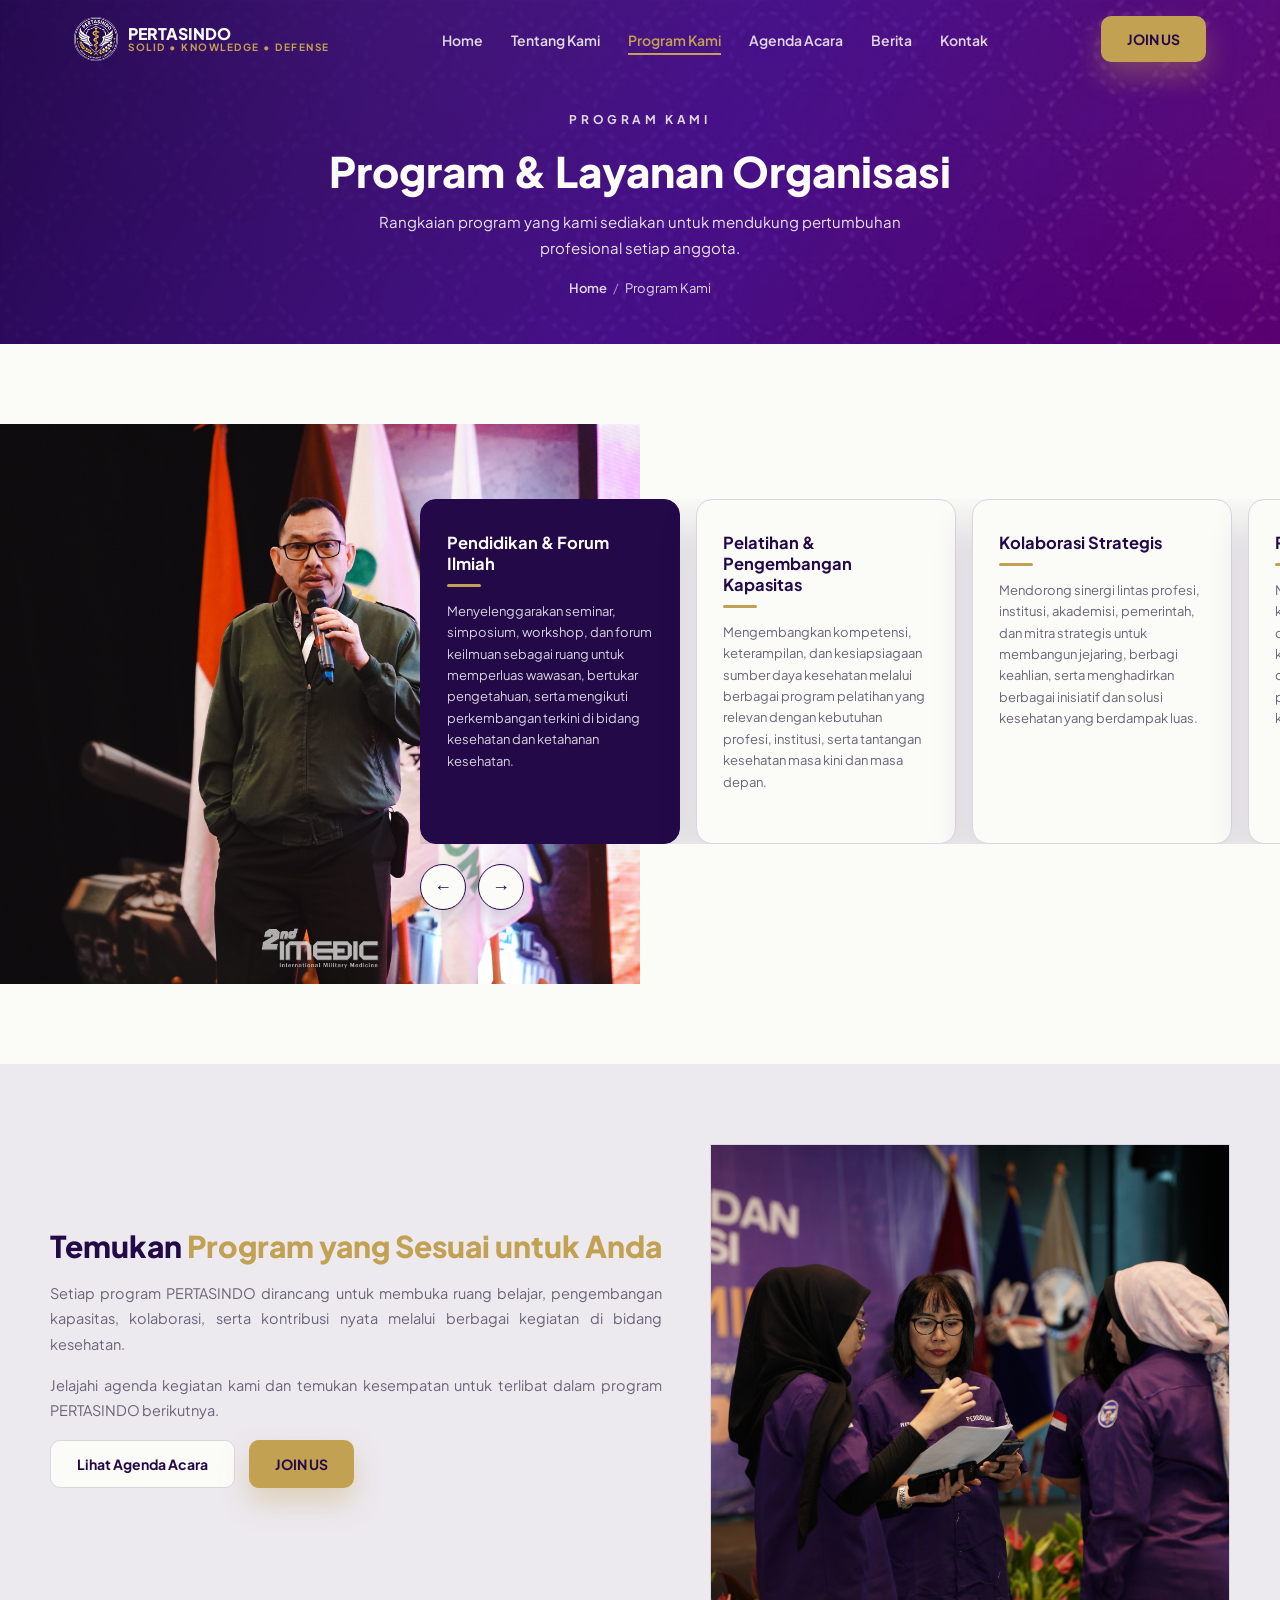
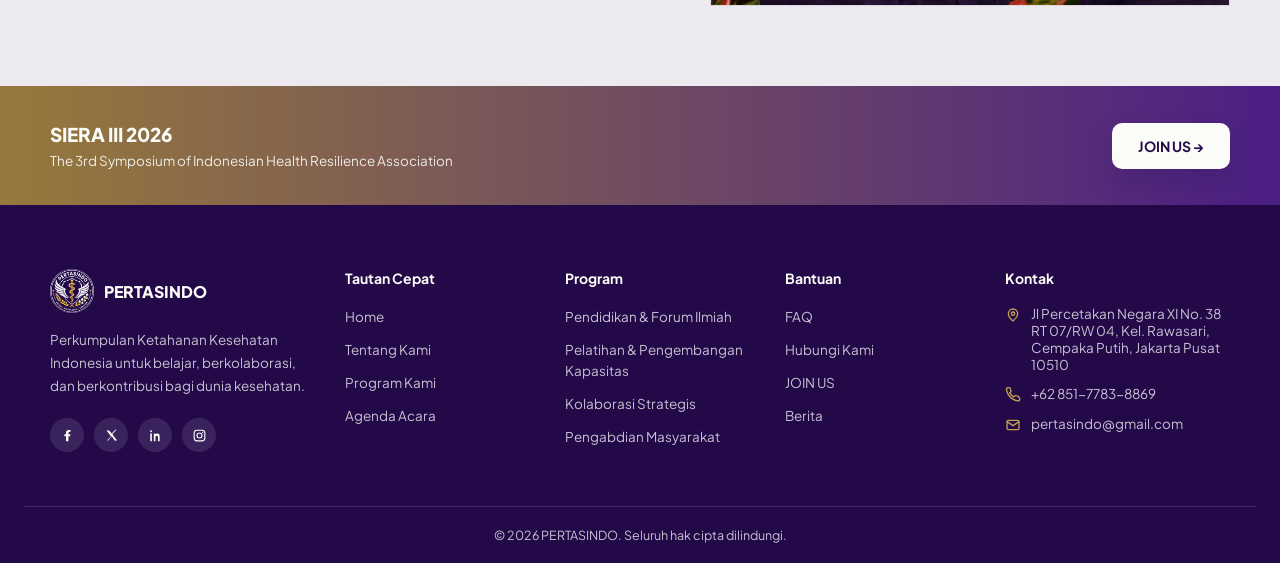
<file: services.html>
<!DOCTYPE html>
<html lang="id">
<head>
<meta charset="UTF-8">
<meta name="viewport" content="width=device-width, initial-scale=1.0">
<title>Program Kami | Pertasindo</title>
<link rel="preconnect" href="https://fonts.googleapis.com">
<link rel="preconnect" href="https://fonts.gstatic.com" crossorigin>
<link href="https://fonts.googleapis.com/css2?family=Plus+Jakarta+Sans:ital,wght@0,200..800;1,200..800&display=swap" rel="stylesheet">
<link rel="stylesheet" href="site.css">
</head>
<body>

<header class="site-nav">
  <div class="nav-inner">
    <a class="site-logo" href="index.html">
      <span class="logo-mark">
        <img src="assets/logo-pertasindo.png" alt="Logo Pertasindo">
      </span>
      <span class="logo-text">PERTASINDO<small>SOLID &bull; KNOWLEDGE &bull; DEFENSE</small></span>
    </a>
    <ul class="nav-links" id="navLinks">
      <li><a href="index.html">Home</a></li>
      <li><a href="about.html">Tentang Kami</a></li>
      <li><a href="services.html">Program Kami</a></li>
      <li><a href="events.html">Agenda Acara</a></li>
      <li><a href="news.html">Berita</a></li>
      <li><a href="contact.html">Kontak</a></li>
      <li class="nav-join-us"><a href="daftar.html">JOIN US</a></li>
    </ul>
    <a class="btn btn-teal" href="daftar.html">JOIN US</a>
    <button class="mobile-toggle" id="navToggle" aria-label="Menu">
      <span></span><span></span><span></span>
    </button>
  </div>
</header>

<section class="page-hero">
  <p class="eyebrow">Program Kami</p>
  <h1>Program &amp; Layanan Organisasi</h1>
  <p>Rangkaian program yang kami sediakan untuk mendukung pertumbuhan profesional setiap anggota.</p>
  <div class="breadcrumb">
    <a href="index.html">Home</a><span>/</span>Program Kami
  </div>
</section>

<section class="section" id="programCarouselSection">
  <div class="program-carousel">
    <div class="pc-image">
      <div class="pc-image-panel active" data-panel="0">
        <img src="assets/ABC00395.jpg" alt="Pendidikan &amp; Forum Ilmiah">
      </div>
      <div class="pc-image-panel" data-panel="1">
        <img src="assets/DSC04746.jpg" alt="Pelatihan &amp; Pengembangan Kapasitas">
      </div>
      <div class="pc-image-panel" data-panel="2">
        <img src="assets/IMG_9993.JPEG" alt="Kolaborasi Strategis">
      </div>
      <div class="pc-image-panel" data-panel="3">
        <img src="assets/pengabdian-masyarakat.jpg" alt="Pengabdian Masyarakat">
      </div>
    </div>

    <div class="pc-panel">
    <div class="pc-cards-wrap">
      <div class="pc-track-viewport">
        <div class="pc-cards" id="pcCards">
          <div class="pc-card active" data-index="0">
            <h3>Pendidikan &amp; Forum Ilmiah</h3>
            <span class="pc-line"></span>
            <p>Menyelenggarakan seminar, simposium, workshop, dan forum keilmuan sebagai ruang untuk memperluas wawasan, bertukar pengetahuan, serta mengikuti perkembangan terkini di bidang kesehatan dan ketahanan kesehatan.</p>
          </div>
          <div class="pc-card" data-index="1">
            <h3>Pelatihan &amp; Pengembangan Kapasitas</h3>
            <span class="pc-line"></span>
            <p>Mengembangkan kompetensi, keterampilan, dan kesiapsiagaan sumber daya kesehatan melalui berbagai program pelatihan yang relevan dengan kebutuhan profesi, institusi, serta tantangan kesehatan masa kini dan masa depan.</p>
          </div>
          <div class="pc-card" data-index="2">
            <h3>Kolaborasi Strategis</h3>
            <span class="pc-line"></span>
            <p>Mendorong sinergi lintas profesi, institusi, akademisi, pemerintah, dan mitra strategis untuk membangun jejaring, berbagi keahlian, serta menghadirkan berbagai inisiatif dan solusi kesehatan yang berdampak luas.</p>
          </div>
          <div class="pc-card" data-index="3">
            <h3>Pengabdian Masyarakat</h3>
            <span class="pc-line"></span>
            <p>Menghadirkan program kesehatan, edukasi, pelayanan, dan aksi sosial sebagai bentuk kontribusi nyata PERTASINDO dalam meningkatkan kepedulian, pengetahuan, dan manfaat kesehatan bagi masyarakat.</p>
          </div>
        </div>
      </div>
      <div class="pc-nav">
        <button class="pc-btn" id="pcPrev" type="button" aria-label="Program sebelumnya">&larr;</button>
        <button class="pc-btn" id="pcNext" type="button" aria-label="Program berikutnya">&rarr;</button>
      </div>
    </div>
    </div>
  </div>
</section>

<section class="section soft">
  <div class="content-grid">
    <div class="content-text">
      <h2 class="program-cta-heading">Temukan <span style="color:#c3a152;">Program yang Sesuai untuk Anda</span></h2>
      <p class="program-cta-text">Setiap program PERTASINDO dirancang untuk membuka ruang belajar, pengembangan kapasitas, kolaborasi, serta kontribusi nyata melalui berbagai kegiatan di bidang kesehatan.</p>
      <p class="program-cta-text">Jelajahi agenda kegiatan kami dan temukan kesempatan untuk terlibat dalam program PERTASINDO berikutnya.</p>
      <div class="hero-actions">
        <a class="btn btn-outline" href="events.html">Lihat Agenda Acara</a>
        <a class="btn btn-teal" href="daftar.html">JOIN US</a>
      </div>
    </div>
    <div class="content-visual content-visual--photo">
      <img src="assets/TB307264.JPG" alt="Kegiatan PERTASINDO">
    </div>
  </div>
</section>

<!-- ===== CTA BANNER ===== -->
<section class="cta-banner">
  <div class="cta-banner-inner">
    <div>
      <h3>SIERA III 2026</h3>
      <p>The 3rd Symposium of Indonesian Health Resilience Association</p>
    </div>
    <a class="btn btn-white" href="daftar.html">JOIN US &rarr;</a>
    <!-- <span class="cta-icon-circle"><svg viewBox="0 0 24 24" fill="none" stroke="#fff" stroke-width="2"><rect x="3" y="5" width="18" height="16" rx="2"/><path d="M3 10h18M8 3v4M16 3v4"/></svg></span> -->
  </div>
</section>

<footer class="site-footer">
  <div class="footer-grid">
    <div class="footer-brand">
      <a class="site-logo" href="index.html">
        <span class="logo-mark">
          <img src="assets/logo-pertasindo.png" alt="Logo Pertasindo">
        </span>
        <span class="logo-text">PERTASINDO</span>
      </a>
      <p>Perkumpulan Ketahanan Kesehatan Indonesia untuk belajar, berkolaborasi, dan berkontribusi bagi dunia kesehatan.</p>
      <div class="footer-social">
        <a href="#" aria-label="Facebook"><svg viewBox="0 0 24 24" fill="currentColor"><path d="M13.5 21v-8h2.7l.4-3.2h-3.1V7.7c0-.9.3-1.5 1.6-1.5h1.6V3.3C16.4 3.2 15.3 3 14 3c-2.6 0-4.4 1.6-4.4 4.5v2.3H7v3.2h2.6V21h3.9Z"/></svg></a>
        <a href="#" aria-label="Twitter"><svg viewBox="0 0 24 24" fill="currentColor"><path d="M4 4l7.3 9.6L4.4 20h2l6-6.7L17 20h4l-7.6-10 6.6-7.4h-2l-5.5 6.1L8 4H4Z"/></svg></a>
        <a href="#" aria-label="LinkedIn"><svg viewBox="0 0 24 24" fill="currentColor"><path d="M4.9 3.5A1.6 1.6 0 1 1 3.3 5a1.6 1.6 0 0 1 1.6-1.5ZM3.6 8.6h2.6V21H3.6V8.6ZM9.3 8.6h2.5v1.7h.03c.35-.66 1.2-1.7 3-1.7 3.2 0 3.8 2.1 3.8 4.8V21H16v-5.6c0-1.35-.02-3.1-1.9-3.1-1.9 0-2.2 1.47-2.2 3v5.7H9.3V8.6Z"/></svg></a>
        <a href="#" aria-label="Instagram"><svg viewBox="0 0 24 24" fill="none" stroke="currentColor" stroke-width="1.8"><rect x="3.5" y="3.5" width="17" height="17" rx="4.5"/><circle cx="12" cy="12" r="4"/><circle cx="17" cy="7" r="0.9" fill="currentColor" stroke="none"/></svg></a>
      </div>
    </div>
    <div class="footer-col">
      <h4>Tautan Cepat</h4>
      <ul>
        <li><a href="index.html">Home</a></li>
        <li><a href="about.html">Tentang Kami</a></li>
        <li><a href="services.html">Program Kami</a></li>
        <li><a href="events.html">Agenda Acara</a></li>
      </ul>
    </div>
    <div class="footer-col">
      <h4>Program</h4>
      <ul>
        <li><a href="services.html">Pendidikan &amp; Forum Ilmiah</a></li>
        <li><a href="services.html">Pelatihan &amp; Pengembangan Kapasitas</a></li>
        <li><a href="services.html">Kolaborasi Strategis</a></li>
        <li><a href="services.html">Pengabdian Masyarakat</a></li>
      </ul>
    </div>
    <div class="footer-col">
      <h4>Bantuan</h4>
      <ul>
        <li><a href="contact.html">FAQ</a></li>
        <li><a href="contact.html">Hubungi Kami</a></li>
        <li><a href="daftar.html">JOIN US</a></li>
        <li><a href="news.html">Berita</a></li>
      </ul>
    </div>
    <div class="footer-col">
      <h4>Kontak</h4>
      <ul class="footer-contact">
        <li><svg viewBox="0 0 24 24" fill="none" stroke="currentColor" stroke-width="2"><path d="M12 21s-7-6-7-11a7 7 0 0 1 14 0c0 5-7 11-7 11Z"/><circle cx="12" cy="10" r="2.5"/></svg><span>Jl Percetakan Negara XI No. 38 RT 07/RW 04, Kel. Rawasari, Cempaka Putih, Jakarta Pusat 10510</span></li>
        <li><svg viewBox="0 0 24 24" fill="none" stroke="currentColor" stroke-width="2"><path d="M22 16.9v2a2 2 0 0 1-2.2 2 19.8 19.8 0 0 1-8.6-3 19.5 19.5 0 0 1-6-6 19.8 19.8 0 0 1-3-8.7A2 2 0 0 1 4.1 1h2a2 2 0 0 1 2 1.7c.1.9.3 1.8.6 2.7a2 2 0 0 1-.4 2.1L7.1 8.7a16 16 0 0 0 6 6l1.2-1.2a2 2 0 0 1 2.1-.4c.9.3 1.8.5 2.7.6a2 2 0 0 1 1.9 2Z"/></svg><span>+62 851-7783-8869</span></li>
        <li><svg viewBox="0 0 24 24" fill="none" stroke="currentColor" stroke-width="2"><rect x="3" y="5" width="18" height="14" rx="2"/><path d="m3 7 9 6 9-6"/></svg><span>pertasindo@gmail.com</span></li>
      </ul>
    </div>
  </div>
  <div class="footer-bottom">
    &copy; 2026 PERTASINDO. Seluruh hak cipta dilindungi.
  </div>
</footer>

<script src="site.js"></script>
</body>
</html>
</file>
<file: site.css>
:root{
  --navy:#240949;
  --blue:#4b1f85;
  --teal:#c3a152;
  --teal-dark:#96793c;
  --bg-soft:#ece9ef;
  --text-dark:#241b33;
  --text-gray:#6b6478;
  --white:#fbfbf8;
  --border-soft:#dbd5e2;
}

*{margin:0;padding:0;box-sizing:border-box;}

body{
  font-family:'Plus Jakarta Sans', 'Segoe UI', system-ui, -apple-system, sans-serif;
  background:var(--white);
  color:var(--text-dark);
  overflow-x:hidden;
}

a{color:inherit;}

.container{
  max-width:1180px;
  margin:0 auto;
  padding:0 24px;
}

img,svg{display:block;max-width:100%;}

/* ===== BUTTONS ===== */
.btn{
  display:inline-flex;
  align-items:center;
  gap:8px;
  font-size:14px;
  font-weight:700;
  padding:14px 26px;
  border-radius:10px;
  border:none;
  cursor:pointer;
  text-decoration:none;
  transition:transform 0.2s ease, box-shadow 0.2s ease, background 0.2s ease;
  white-space:nowrap;
}

.btn:hover{ transform:translateY(-2px); }

.btn-teal{
  background:var(--teal);
  color:var(--navy);
  box-shadow:0 14px 28px rgba(195,161,82,0.35);
}
.btn-teal:hover{ background:var(--teal-dark); color:var(--white); }

.btn-outline{
  background:var(--white);
  color:var(--navy);
  border:1.5px solid var(--border-soft);
}
.btn-outline:hover{ border-color:var(--blue); }

.btn-white{
  background:var(--white);
  color:var(--navy);
  box-shadow:0 14px 28px rgba(36,9,73,0.18);
}

/* ===== NAVBAR ===== */
.site-nav{
  position:fixed;
  top:0;
  left:0;
  right:0;
  z-index:50;
  background:transparent;
  border-bottom:1px solid transparent;
  transition:background 0.25s ease, border-color 0.25s ease, box-shadow 0.25s ease;
}

.site-nav.scrolled{
  background:rgba(255,255,255,0.96);
  backdrop-filter:blur(8px);
  border-bottom:1px solid var(--border-soft);
  box-shadow:0 6px 24px rgba(36,9,73,0.08);
}

.nav-inner{
  max-width:1180px;
  margin:0 auto;
  padding:16px 24px;
  display:flex;
  align-items:center;
  justify-content:space-between;
  gap:24px;
}

.site-logo{
  display:flex;
  align-items:center;
  gap:10px;
  text-decoration:none;
  flex-shrink:0;
}

.site-logo .logo-mark{
  width:44px;
  height:44px;
  border-radius:50%;
  display:flex;
  align-items:center;
  justify-content:center;
  overflow:hidden;
  flex-shrink:0;
}

.site-logo .logo-mark img{
  width:100%;
  height:100%;
  object-fit:cover;
}

.site-logo .logo-text{
  font-weight:800;
  font-size:16px;
  color:var(--white);
  line-height:1.1;
  transition:color 0.25s ease;
}

.site-logo .logo-text small{
  display:block;
  font-size:10px;
  letter-spacing:0.15em;
  font-weight:700;
  color:var(--teal);
  transition:color 0.25s ease;
}

.site-nav.scrolled .site-logo .logo-text{ color:var(--navy); }
.site-nav.scrolled .site-logo .logo-text small{ color:var(--teal-dark); }

@media (max-width:600px){
  .site-logo .logo-text{ display:none; }
}

.nav-links{
  display:flex;
  align-items:center;
  gap:28px;
  list-style:none;
  flex-wrap:wrap;
}

.nav-join-us{ display:none; }

.nav-links a{
  text-decoration:none;
  font-size:14px;
  font-weight:600;
  color:rgba(251,251,248,0.85);
  padding-bottom:4px;
  border-bottom:2px solid transparent;
  transition:color 0.25s ease;
}

.nav-links a:hover,
.nav-links a.active{
  color:var(--teal);
  border-bottom-color:var(--teal);
}

.site-nav.scrolled .nav-links a{
  color:var(--text-gray);
}

.site-nav.scrolled .nav-links a:hover,
.site-nav.scrolled .nav-links a.active{
  color:var(--blue);
  border-bottom-color:var(--blue);
}

.mobile-toggle{
  display:none;
  flex-direction:column;
  gap:4px;
  background:none;
  border:none;
  cursor:pointer;
  padding:6px;
}

.mobile-toggle span{
  width:22px;
  height:2px;
  background:var(--white);
  border-radius:2px;
  transition:background 0.25s ease;
}

.site-nav.scrolled .mobile-toggle span{
  background:var(--navy);
}

@media (max-width:900px){
  .nav-links{
    display:none;
    position:absolute;
    top:100%;
    left:0;
    right:0;
    background:var(--white);
    flex-direction:column;
    align-items:flex-start;
    padding:16px 24px 20px;
    gap:14px;
    border-bottom:1px solid var(--border-soft);
    box-shadow:0 20px 30px rgba(36,9,73,0.08);
  }
  .nav-links.open{ display:flex; }
  .nav-links.open a{ color:var(--text-gray); }
  .nav-links.open a:hover,
  .nav-links.open a.active{ color:var(--blue); border-bottom-color:var(--blue); }
  .mobile-toggle{ display:flex; }
  .nav-inner > .btn-teal{ display:none; }
  .nav-join-us{ display:block !important; width:100%; margin-top:4px; padding-top:14px; border-top:1px solid var(--border-soft); }
  .nav-join-us a{
    display:inline-block;
    background:var(--teal);
    color:var(--navy);
    font-weight:700;
    padding:10px 22px;
    border-radius:8px;
    border-bottom:none !important;
  }
}

/* ===== PAGE HERO (interior pages) ===== */
.page-hero{
  background:
    linear-gradient(120deg, rgba(36,9,73,0.9) 0%, rgba(75,31,133,0.7) 55%, rgba(195,161,82,0.55) 100%),
    url('assets/hero-background.jpg');
  background-size:cover;
  background-position:center;
  background-blend-mode:multiply, normal;
  padding:110px 24px 48px;
  text-align:center;
  color:var(--white);
}

@media (max-width:600px){
  .page-hero{ padding:88px 20px 36px; }
}

/* about.html pakai foto sendiri, bukan pattern hero-background.jpg */
.about-hero{
  background:
    linear-gradient(120deg, rgba(36,9,73,0.92) 0%, rgba(75,31,133,0.78) 55%, rgba(195,161,82,0.5) 100%),
    url('assets/IMG_0001.JPEG');
  background-size:cover;
  background-position:center 15%;
  background-blend-mode:normal;
}

.page-hero .eyebrow{
  letter-spacing:0.3em;
  font-size:12px;
  font-weight:700;
  text-transform:uppercase;
  opacity:0.85;
  margin-bottom:14px;
  overflow-wrap:break-word;
  word-break:break-word;
}

.page-hero h1{
  font-size:clamp(28px, 4vw, 42px);
  font-weight:800;
  margin-bottom:12px;
}

.page-hero p{
  max-width:560px;
  margin:0 auto;
  font-size:15px;
  line-height:1.7;
  opacity:0.9;
}

.breadcrumb{
  margin-top:20px;
  font-size:13px;
  opacity:0.85;
}

.breadcrumb a{ text-decoration:none; color:var(--white); font-weight:600; }
.breadcrumb span{ margin:0 6px; opacity:0.6; }

/* ===== HOME HERO ===== */
.home-hero{
  position:relative;
  min-height:100vh;
  background:
    linear-gradient(120deg, rgba(36,9,73,0.92) 0%, rgba(75,31,133,0.82) 55%, rgba(36,9,73,0.75) 100%),
    url('assets/IMG_9986.JPEG');
  background-size:cover;
  background-position:center;
  padding:110px 24px;
  display:flex;
  align-items:center;
  overflow:hidden;
}

@media (max-width:600px){
  .home-hero{ padding:90px 20px 60px; }
}

.home-hero-grid{
  max-width:1180px;
  width:100%;
  min-width:0;
  margin:0 auto;
}

.home-hero-grid > div{ max-width:640px; }

.home-hero .eyebrow{
  letter-spacing:0.25em;
  font-size:12px;
  font-weight:700;
  text-transform:uppercase;
  color:var(--teal);
  margin-bottom:16px;
  overflow-wrap:break-word;
  word-break:break-word;
}

.home-hero h1{
  font-size:clamp(32px, 4.4vw, 48px);
  font-weight:800;
  line-height:1.2;
  color:var(--white);
  margin-bottom:20px;
}

.home-hero h1 .accent{ color:var(--teal); }

.home-hero .desc{
  color:rgba(251,251,248,0.85);
  font-size:15.5px;
  line-height:1.75;
  max-width:480px;
  margin-bottom:32px;
}

.hero-actions{
  display:flex;
  gap:14px;
  flex-wrap:wrap;
  margin-bottom:36px;
}

.trust-line{
  display:flex;
  align-items:center;
  gap:14px;
}

.avatar-stack{
  display:flex;
}

.avatar-stack .avatar{
  width:38px;
  height:38px;
  border-radius:50%;
  border:3px solid var(--white);
  margin-left:-12px;
  background:linear-gradient(160deg, var(--blue), var(--teal));
}

.avatar-stack .avatar:first-child{ margin-left:0; }

.trust-line .trust-text{
  font-size:13.5px;
  color:rgba(251,251,248,0.8);
  line-height:1.3;
}

.trust-line .trust-text strong{
  display:block;
  color:var(--white);
  font-size:15px;
}

/* ===== HELP CARD (floating overlap) ===== */
.help-card{
  max-width:1100px;
  margin:0 auto;
  background:var(--white);
  border-radius:22px;
  box-shadow:0 30px 60px rgba(36,9,73,0.14);
  padding:32px;
  position:relative;
  top:-56px;
  z-index:5;
}

.help-card h2{
  text-align:center;
  font-size:20px;
  font-weight:800;
  color:var(--navy);
  margin-bottom:24px;
}

.help-grid{
  display:grid;
  grid-template-columns:repeat(5, 1fr);
  gap:16px;
}

@media (max-width:900px){
  .help-grid{ grid-template-columns:repeat(2, 1fr); }
}
@media (max-width:520px){
  .help-grid{ grid-template-columns:1fr; }
}

.help-item{
  background:var(--bg-soft);
  border-radius:14px;
  padding:20px 18px;
  text-decoration:none;
  color:var(--text-dark);
  display:block;
  transition:transform 0.2s ease, box-shadow 0.2s ease;
}

.help-item:hover{
  transform:translateY(-3px);
  box-shadow:0 16px 30px rgba(36,9,73,0.12);
}

.help-item .hi-icon{
  width:38px;
  height:38px;
  border-radius:10px;
  background:var(--white);
  color:var(--blue);
  display:flex;
  align-items:center;
  justify-content:center;
  margin-bottom:14px;
}

.help-item .hi-icon svg{ width:19px; height:19px; }

.help-item h4{
  font-size:14px;
  font-weight:700;
  color:var(--navy);
  margin-bottom:6px;
}

.help-item p{
  font-size:12.5px;
  color:var(--text-gray);
  line-height:1.5;
  margin-bottom:12px;
}

.help-item .hi-arrow{
  color:var(--teal-dark);
  font-weight:700;
}

/* ===== SECTION HEADER ===== */
.section{
  padding:80px 24px;
}

.section.soft{ background:var(--bg-soft); }

.section-header{
  text-align:center;
  max-width:620px;
  margin:0 auto 48px;
}

.section-header .eyebrow{
  letter-spacing:0.28em;
  font-size:12px;
  font-weight:700;
  text-transform:uppercase;
  color:var(--teal-dark);
  margin-bottom:12px;
  overflow-wrap:break-word;
  word-break:break-word;
}

.section-header h2{
  font-size:clamp(24px, 3.2vw, 32px);
  font-weight:800;
  color:var(--navy);
  margin-bottom:10px;
}

.section-header h2 .accent{ color:var(--teal); }

.section-header p{
  color:var(--text-gray);
  font-size:15px;
  line-height:1.7;
}

/* ===== SERVICES / PROGRAM GRID ===== */
.services-grid{
  max-width:1180px;
  margin:0 auto;
  display:grid;
  grid-template-columns:repeat(4, 1fr);
  gap:20px;
}

@media (max-width:1100px){
  .services-grid{ grid-template-columns:repeat(2, 1fr); }
}
@media (max-width:700px){
  .services-grid{ grid-template-columns:repeat(2, 1fr); }
}
@media (max-width:460px){
  .services-grid{ grid-template-columns:1fr; }
}

.service-card{
  background:var(--white);
  border:1px solid var(--border-soft);
  border-radius:16px;
  padding:24px 20px;
  transition:transform 0.2s ease, box-shadow 0.2s ease;
}

.service-card:hover{
  transform:translateY(-4px);
  box-shadow:0 20px 36px rgba(36,9,73,0.1);
}

.service-card .sc-icon{
  width:52px;
  height:52px;
  border-radius:14px;
  display:flex;
  align-items:center;
  justify-content:center;
  margin-bottom:18px;
  color:var(--white);
}

.service-card .sc-icon svg{ width:24px; height:24px; }

.service-card h3{
  font-size:15px;
  font-weight:700;
  color:var(--navy);
  margin-bottom:8px;
}

.service-card p{
  font-size:13px;
  color:var(--text-gray);
  line-height:1.6;
  margin-bottom:16px;
}

.sc-arrow{
  width:32px;
  height:32px;
  border-radius:50%;
  background:var(--teal);
  color:var(--navy);
  display:flex;
  align-items:center;
  justify-content:center;
}

.sc-arrow svg{ width:15px; height:15px; }

/* ===== STATS BAR ===== */
.stats-bar{
  background:linear-gradient(90deg, var(--blue) 0%, var(--teal-dark) 100%);
  padding:36px 24px;
}

.stats-inner{
  max-width:1180px;
  margin:0 auto;
  display:grid;
  grid-template-columns:repeat(5, 1fr);
  gap:20px;
}

@media (max-width:900px){
  .stats-inner{ grid-template-columns:repeat(2, 1fr); }
}
@media (max-width:520px){
  .stats-inner{ grid-template-columns:1fr; }
}

.stat-item{
  display:flex;
  align-items:center;
  gap:14px;
  color:var(--white);
}

.stat-item .stat-icon{
  width:44px;
  height:44px;
  border-radius:10px;
  background:rgba(255,255,255,0.15);
  display:flex;
  align-items:center;
  justify-content:center;
  flex-shrink:0;
}

.stat-item .stat-icon svg{ width:22px; height:22px; }

.stat-item strong{
  display:block;
  font-size:22px;
  font-weight:800;
}

.stat-item span{
  font-size:12.5px;
  opacity:0.9;
}

/* ===== WHY CHOOSE / MISSION ===== */
.why-grid{
  max-width:1180px;
  margin:0 auto;
  display:grid;
  grid-template-columns:0.9fr 1.1fr 0.8fr;
  gap:32px;
  align-items:stretch;
}

@media (max-width:1000px){
  .why-grid{ grid-template-columns:1fr; }
}

.why-visual{
  position:relative;
  border-radius:20px;
  background:linear-gradient(150deg, var(--navy), var(--blue));
  min-height:280px;
  overflow:hidden;
}

.why-visual svg{
  position:absolute;
  inset:0;
  width:100%;
  height:100%;
}

.mission-badge{
  position:absolute;
  left:16px;
  right:16px;
  bottom:16px;
  background:var(--teal);
  color:var(--navy);
  border-radius:14px;
  padding:16px 18px;
  display:flex;
  align-items:center;
  gap:12px;
  box-shadow:0 18px 34px rgba(150,121,60,0.35);
}

.mission-badge .mb-icon{
  width:36px;
  height:36px;
  border-radius:10px;
  background:rgba(36,9,73,0.15);
  display:flex;
  align-items:center;
  justify-content:center;
  flex-shrink:0;
}

.mission-badge .mb-icon svg{ width:18px; height:18px; }

.mission-badge strong{ display:block; font-size:13.5px; }
.mission-badge span{ font-size:12px; opacity:0.9; }

.why-content h2{
  font-size:clamp(22px, 3vw, 28px);
  font-weight:800;
  color:var(--navy);
  margin-bottom:14px;
}

.why-content h2 .accent{ color:var(--teal); }

.why-content p{
  color:var(--text-gray);
  font-size:14.5px;
  line-height:1.7;
  margin-bottom:22px;
}

.why-list{
  list-style:none;
  margin-bottom:26px;
}

.why-list li{
  display:flex;
  align-items:center;
  gap:10px;
  font-size:14px;
  font-weight:600;
  color:var(--text-dark);
  padding:8px 0;
}

.why-list li svg{
  width:19px;
  height:19px;
  color:var(--teal-dark);
  flex-shrink:0;
}

.urgent-box{
  background:var(--navy);
  color:var(--white);
  border-radius:20px;
  padding:28px 24px;
  display:flex;
  flex-direction:column;
  justify-content:space-between;
  gap:20px;
}

.urgent-box h3{
  font-size:19px;
  font-weight:800;
  margin-bottom:10px;
}

.urgent-box p{
  font-size:13.5px;
  opacity:0.85;
  line-height:1.6;
}

/* ===== NEWS / ARTICLES ===== */
.news-header-row{
  max-width:1180px;
  margin:0 auto 36px;
  display:flex;
  align-items:flex-end;
  justify-content:space-between;
  gap:20px;
  flex-wrap:wrap;
}

.news-header-row .section-header{ text-align:left; margin:0; }

.news-grid{
  max-width:1180px;
  margin:0 auto;
  display:grid;
  grid-template-columns:repeat(3, 1fr);
  gap:24px;
}

@media (max-width:860px){
  .news-grid{ grid-template-columns:1fr; }
}

.news-card{
  background:var(--white);
  border:1px solid var(--border-soft);
  border-radius:16px;
  overflow:hidden;
  transition:transform 0.2s ease, box-shadow 0.2s ease;
}

.news-card:hover{
  transform:translateY(-4px);
  box-shadow:0 20px 36px rgba(36,9,73,0.1);
}

.news-thumb{
  height:150px;
  overflow:hidden;
  display:flex;
  align-items:center;
  justify-content:center;
  color:var(--white);
}

.news-thumb svg{ width:44px; height:44px; }

.news-thumb-icon{
  background:linear-gradient(160deg, var(--blue), var(--teal));
}

.news-thumb img.thumb-face-top{ object-position:center 25%; }

.news-thumb img{
  width:100%;
  height:100%;
  object-fit:cover;
  display:block;
}

.news-body{ padding:20px; }

.news-tag{
  display:inline-block;
  background:var(--bg-soft);
  color:var(--teal-dark);
  font-size:11px;
  font-weight:700;
  padding:5px 12px;
  border-radius:20px;
  margin-bottom:12px;
}

.news-body h3{
  font-size:15px;
  font-weight:700;
  color:var(--navy);
  margin-bottom:8px;
  line-height:1.4;
}

.news-body .news-date{
  font-size:12px;
  color:var(--text-gray);
}

/* ===== GALERI KEGIATAN (slideshow) ===== */
.gallery-slider{
  position:relative;
  max-width:960px;
  margin:0 auto;
  border-radius:20px;
  overflow:hidden;
  box-shadow:0 30px 60px rgba(36,9,73,0.18);
}

.gallery-track{
  position:relative;
  width:100%;
  aspect-ratio:16/8;
}

@media (max-width:700px){
  .gallery-track{ aspect-ratio:4/5; }
}

.gallery-slide{
  position:absolute;
  inset:0;
  opacity:0;
  visibility:hidden;
  transition:opacity 0.6s ease;
}

.gallery-slide.active{
  opacity:1;
  visibility:visible;
}

.gallery-slide img{
  width:100%;
  height:100%;
  object-fit:cover;
  display:block;
}

.gallery-overlay{
  position:absolute;
  left:0;
  right:0;
  bottom:0;
  padding:28px 32px 24px;
  background:linear-gradient(0deg, rgba(36,9,73,0.92) 0%, rgba(36,9,73,0.5) 55%, transparent 100%);
  color:var(--white);
}

.gallery-count{
  display:block;
  font-size:13px;
  font-weight:700;
  letter-spacing:0.1em;
  color:var(--teal);
  margin-bottom:8px;
}

.gallery-overlay h3{
  font-size:clamp(18px, 2.6vw, 24px);
  font-weight:800;
  margin-bottom:8px;
}

.gallery-overlay p{
  font-size:13.5px;
  color:rgba(251,251,248,0.85);
  line-height:1.6;
  max-width:520px;
}

.gallery-nav{
  position:absolute;
  top:50%;
  transform:translateY(-50%);
  width:40px;
  height:40px;
  border-radius:50%;
  border:none;
  background:rgba(251,251,248,0.9);
  color:var(--navy);
  font-size:18px;
  cursor:pointer;
  display:flex;
  align-items:center;
  justify-content:center;
  z-index:5;
  transition:background 0.2s ease;
}

.gallery-nav:hover{ background:var(--white); }
.gallery-prev{ left:16px; }
.gallery-next{ right:16px; }

.gallery-dots{
  display:flex;
  justify-content:center;
  align-items:center;
  gap:8px;
  margin-top:20px;
}

.gallery-dot{
  width:8px;
  height:8px;
  border-radius:50%;
  border:none;
  background:var(--border-soft);
  cursor:pointer;
  padding:0;
  transition:width 0.25s ease, background 0.25s ease;
}

.gallery-dot.active{
  width:24px;
  border-radius:5px;
  background:var(--teal);
}

.gallery-label{
  text-align:center;
  font-size:12px;
  font-weight:700;
  letter-spacing:0.2em;
  text-transform:uppercase;
  color:var(--text-gray);
  margin:40px 0 20px;
}

.gallery-thumbs{
  max-width:960px;
  margin:0 auto;
  display:grid;
  grid-template-columns:repeat(5, 1fr);
  gap:14px;
}

@media (max-width:700px){
  .gallery-thumbs{ grid-template-columns:repeat(3, 1fr); }
}

.gallery-thumb{
  border:2px solid transparent;
  border-radius:12px;
  overflow:hidden;
  padding:0;
  cursor:pointer;
  aspect-ratio:4/3;
  background:none;
  opacity:0.6;
  transition:opacity 0.2s ease, border-color 0.2s ease;
}

.gallery-thumb img{
  width:100%;
  height:100%;
  object-fit:cover;
  display:block;
}

.gallery-thumb.active{
  opacity:1;
  border-color:var(--teal);
}

/* ===== CTA BANNER ===== */
.cta-banner{
  background:linear-gradient(90deg, var(--teal-dark) 0%, var(--blue) 100%);
  border-radius:0;
  padding:36px 24px;
}

.cta-banner-inner{
  max-width:1180px;
  margin:0 auto;
  display:flex;
  align-items:center;
  justify-content:space-between;
  gap:24px;
  flex-wrap:wrap;
  color:var(--white);
}

.cta-banner-inner h3{
  font-size:19px;
  font-weight:800;
  margin-bottom:6px;
}

.cta-banner-inner p{
  font-size:13.5px;
  opacity:0.9;
}

.cta-icon-circle{
  width:48px;
  height:48px;
  border-radius:50%;
  background:rgba(255,255,255,0.18);
  display:flex;
  align-items:center;
  justify-content:center;
  flex-shrink:0;
}

.cta-icon-circle svg{ width:22px; height:22px; }

/* ===== FOOTER ===== */
.site-footer{
  background:var(--navy);
  color:rgba(255,255,255,0.75);
  padding:64px 24px 0;
}

.footer-grid{
  max-width:1180px;
  margin:0 auto;
  display:grid;
  grid-template-columns:1.4fr 1fr 1fr 1fr 1.2fr;
  gap:32px;
  padding-bottom:48px;
}

@media (max-width:900px){
  .footer-grid{ grid-template-columns:1fr 1fr; }
}
@media (max-width:520px){
  .footer-grid{ grid-template-columns:1fr; }
}

.footer-brand .site-logo .logo-text{ color:var(--white); }

.footer-brand p{
  font-size:13.5px;
  line-height:1.7;
  margin:16px 0 20px;
  max-width:280px;
}

.footer-social{
  display:flex;
  gap:10px;
}

.footer-social a{
  width:34px;
  height:34px;
  border-radius:50%;
  background:rgba(255,255,255,0.1);
  display:flex;
  align-items:center;
  justify-content:center;
  text-decoration:none;
  color:var(--white);
}

.footer-social a svg{ width:15px; height:15px; }

.footer-col h4{
  color:var(--white);
  font-size:14px;
  font-weight:700;
  margin-bottom:18px;
}

.footer-col ul{ list-style:none; }

.footer-col li{ margin-bottom:12px; }

.footer-col a{
  text-decoration:none;
  font-size:13.5px;
  color:rgba(255,255,255,0.75);
}

.footer-col a:hover{ color:var(--white); }

.footer-contact li{
  display:flex;
  align-items:flex-start;
  gap:10px;
  font-size:13.5px;
}

.footer-contact svg{
  width:16px;
  height:16px;
  margin-top:2px;
  color:var(--teal);
  flex-shrink:0;
}

.footer-bottom{
  border-top:1px solid rgba(255,255,255,0.12);
  text-align:center;
  padding:20px 24px;
  font-size:12.5px;
}

/* ===== GENERIC CONTENT BLOCKS (about/services/events/news/contact pages) ===== */
.content-grid{
  max-width:1180px;
  margin:0 auto;
  display:grid;
  grid-template-columns:1fr 1fr;
  gap:48px;
  align-items:center;
}

@media (max-width:900px){
  .content-grid{ grid-template-columns:1fr; }
}

.content-visual{
  border-radius:20px;
  background:linear-gradient(150deg, var(--bg-soft), var(--white));
  border:1px solid var(--border-soft);
  min-height:280px;
  display:flex;
  align-items:center;
  justify-content:center;
  padding:32px;
}

.content-visual svg{ width:70%; }

.content-visual img{ width:70%; max-width:320px; }

.program-cta-heading{
  font-size:clamp(18px, 2.1vw, 26px);
  white-space:nowrap;
}

.program-cta-text{ text-align:justify; }

@media (max-width:640px){
  .program-cta-heading{ white-space:normal; }
}

.content-visual--photo{
  padding:0;
  overflow:hidden;
  border-radius:0;
}

.content-visual--photo img{
  width:100%;
  max-width:none;
  height:100%;
  min-height:460px;
  object-fit:cover;
  object-position:top center;
  display:block;
}

.content-visual--plain{
  border:none;
  background:none;
  padding:0;
  min-height:0;
}

.content-text h2{
  font-size:clamp(22px, 3vw, 30px);
  font-weight:800;
  color:var(--navy);
  margin-bottom:16px;
}

.content-text p{
  color:var(--text-gray);
  font-size:14.5px;
  line-height:1.75;
  margin-bottom:16px;
}

.logo-meaning-grid{
  display:grid;
  grid-template-columns:repeat(2, 1fr);
  gap:14px;
  margin-top:8px;
}

@media (max-width:520px){
  .logo-meaning-grid{ grid-template-columns:1fr; }
}

.logo-meaning-item{
  border:1px solid var(--border-soft);
  border-radius:0;
  padding:14px 16px;
  background:var(--white);
}

.logo-meaning-item h4{
  font-size:13.5px;
  font-weight:700;
  color:var(--navy);
  margin-bottom:4px;
}

.logo-meaning-item p{
  font-size:12px;
  color:var(--text-gray);
  line-height:1.55;
  margin-bottom:0;
}

.value-grid{
  max-width:1180px;
  margin:0 auto;
  display:grid;
  grid-template-columns:repeat(4, 1fr);
  gap:20px;
}

@media (max-width:900px){
  .value-grid{ grid-template-columns:repeat(2, 1fr); }
}
@media (max-width:520px){
  .value-grid{ grid-template-columns:1fr; }
}

.value-card{
  text-align:center;
  padding:28px 20px;
  border-radius:16px;
  background:var(--white);
  border:1px solid var(--border-soft);
}

.value-card .vc-icon{
  width:52px;
  height:52px;
  border-radius:14px;
  background:var(--bg-soft);
  color:var(--teal-dark);
  display:flex;
  align-items:center;
  justify-content:center;
  margin:0 auto 16px;
}

.value-card .vc-icon svg{ width:24px; height:24px; }

.value-card h3{
  font-size:14.5px;
  font-weight:700;
  color:var(--navy);
  margin-bottom:8px;
}

.value-card p{
  font-size:13px;
  color:var(--text-gray);
  line-height:1.6;
}

/* ===== VISI & MISI ===== */
.vm-section{ padding:48px 24px; }

.vm-row{
  max-width:1180px;
  margin:0 auto;
  display:flex;
  align-items:center;
  gap:64px;
}

.vm-row.reverse{ flex-direction:row-reverse; }

.vm-row--center{
  max-width:900px;
  justify-content:center;
  text-align:center;
}

.vm-row--center .vm-badge{ margin-left:auto; margin-right:auto; }
.vm-row--center .vm-statement--visi{ text-align:center; }
.vm-row--center .vm-stats{ text-align:left; }

.vm-image{ flex:0 0 42%; }

.vm-image img{
  width:100%;
  aspect-ratio:4/3;
  object-fit:cover;
  border-radius:18px;
  display:block;
}

.vm-content{ flex:1; min-width:0; }

.vm-badge{
  display:inline-block;
  padding:8px 20px;
  border:1px solid var(--border-soft);
  border-radius:999px;
  font-size:12px;
  font-weight:700;
  letter-spacing:0.18em;
  text-transform:uppercase;
  color:var(--navy);
  margin-bottom:26px;
}

.vm-statement{
  font-size:clamp(20px, 2.4vw, 28px);
  font-weight:500;
  color:var(--navy);
  line-height:1.5;
}

.vm-statement--visi{
  font-size:clamp(18px, 1.8vw, 20px);
  font-weight:400;
  text-align:justify;
}

.vm-statement--misi{
  font-size:clamp(16px, 2vw, 26px);
  white-space:nowrap;
}

@media (max-width:600px){
  .vm-statement--misi{ white-space:normal; }
}

.vm-content .vm-stats{ margin-top:36px; }

.vm-stats{
  display:flex;
  gap:28px;
}

.vm-stat{
  flex:1;
  min-width:0;
  padding-left:20px;
  border-left:2px solid var(--teal);
}

.vm-stat-num{
  display:block;
  font-size:36px;
  font-weight:800;
  color:var(--navy);
  line-height:1;
  margin-bottom:10px;
}

.vm-stat-label{
  display:block;
  font-size:12.5px;
  color:var(--text-gray);
  line-height:1.5;
}

@media (max-width:900px){
  .vm-row, .vm-row.reverse{ flex-direction:column; gap:32px; }
  .vm-image{ flex:none; width:100%; }
  .vm-stats{ flex-direction:column; gap:20px; }
}

/* ===== TEAM / JAJARAN ANGGOTA ===== */
.anggota-section{ padding:48px 24px; }

.anggota-header{
  text-align:left;
  max-width:1180px;
  margin:0 auto 24px;
}

.anggota-header p{ white-space:nowrap; }

@media (max-width:600px){
  .anggota-header p{ white-space:normal; }
}

.eyebrow-dot{
  display:inline-flex;
  align-items:center;
  gap:8px;
}

.eyebrow-dot::before{
  content:'';
  width:6px;
  height:6px;
  border-radius:50%;
  background:var(--teal);
  flex-shrink:0;
}

.anggota-grid{
  max-width:1180px;
  margin:0 auto;
  display:grid;
  grid-template-columns:repeat(4, 1fr);
  gap:20px;
}

@media (max-width:900px){
  .anggota-grid{ grid-template-columns:repeat(2, 1fr); }
}
@media (max-width:560px){
  .anggota-grid{ grid-template-columns:1fr; }
}

.anggota-card{ display:flex; flex-direction:column; }

.anggota-photo{
  width:100%;
  aspect-ratio:1/1;
  object-fit:cover;
  object-position:top center;
  border-radius:0;
  border:1px solid var(--border-soft);
  margin-bottom:10px;
  display:block;
  background:var(--white);
}

.anggota-name{
  font-size:14.5px;
  font-weight:700;
  color:var(--navy);
  margin-bottom:2px;
}

.anggota-role{
  font-size:12.5px;
  color:var(--teal-dark);
}

/* ===== PROGRAM CAROUSEL (services page) ===== */
/* Sengaja jebol lebar container: foto full-bleed nempel ke tepi layar */
.program-carousel{
  width:100vw;
  margin-left:calc(50% - 50vw);
  margin-right:calc(50% - 50vw);
  display:grid;
  grid-template-columns:50vw 1fr;
  align-items:stretch;
}

@media (max-width:860px){
  .program-carousel{ grid-template-columns:1fr; }
}

.pc-image{
  position:relative;
  overflow:hidden;
  min-height:560px;
  background:linear-gradient(150deg, var(--navy), var(--blue));
}

@media (max-width:860px){
  .pc-image{ min-height:280px; }
}

.pc-image-panel{
  position:absolute;
  inset:0;
  opacity:0;
  transform:scale(1.06);
  transition:opacity 0.5s ease, transform 0.5s ease;
}

.pc-image-panel.active{
  opacity:1;
  transform:scale(1);
}

.pc-image-panel img{
  width:100%;
  height:100%;
  object-fit:cover;
  display:block;
}

/* .pc-panel = HANYA background putih, tidak ada box/container yang membatasi */
.pc-panel{
  position:relative;
  background:var(--white);
  display:flex;
  align-items:center;
}

@media (max-width:860px){
  .pc-panel{ min-height:260px; }
}

/* kartu menimpa foto (overlap) & tombol selalu mengikuti lebar yang sama persis dengan kartu */
/* padding-right disamakan dengan inset tepi kanan container navbar, supaya tombol carousel sejajar dengan tombol JOIN US */
.pc-cards-wrap{
  position:relative;
  z-index:5;
  margin-left:-220px;
  width:calc(100% + 220px);
  display:flex;
  flex-direction:column;
  gap:20px;
  padding:40px max(24px, calc((100vw - 1180px) / 2 + 24px)) 40px 0;
}

@media (max-width:860px){
  .pc-cards-wrap{ margin-left:0; width:100%; padding:32px 24px; }
}

.pc-track-viewport{
  overflow:hidden;
  width:100%;
  max-height:420px;
  display:flex;
  align-items:center;
}

.pc-cards{
  display:flex;
  gap:16px;
  transition:transform 0.4s ease;
}

.pc-card{
  flex:0 0 260px;
  min-height:320px;
  background:var(--white);
  border:1px solid var(--border-soft);
  border-radius:16px;
  padding:32px 26px;
  display:flex;
  flex-direction:column;
  cursor:pointer;
  box-shadow:0 20px 40px rgba(36,9,73,0.16);
  transition:background 0.3s ease, border-color 0.3s ease;
}

.pc-card h3{
  font-size:16.5px;
  font-weight:700;
  color:var(--navy);
  margin-bottom:10px;
  transition:color 0.3s ease;
}

.pc-card .pc-line{
  width:34px;
  height:3px;
  background:var(--teal);
  border-radius:2px;
  margin-bottom:14px;
}

.pc-card p{
  font-size:13px;
  color:var(--text-gray);
  line-height:1.65;
  flex:1;
  margin-bottom:18px;
  transition:color 0.3s ease;
}

.pc-card.active{
  background:var(--navy);
  border-color:var(--navy);
}

.pc-card.active h3{ color:var(--white); }
.pc-card.active p{ color:rgba(255,255,255,0.82); }

.pc-nav{
  display:flex;
  flex-direction:row;
  justify-content:flex-start;
  gap:12px;
}

.pc-btn{
  width:46px;
  height:46px;
  border-radius:50%;
  border:1.5px solid var(--navy);
  background:var(--white);
  color:var(--navy);
  cursor:pointer;
  font-size:18px;
  display:flex;
  align-items:center;
  justify-content:center;
  box-shadow:0 10px 22px rgba(36,9,73,0.18);
  transition:background 0.2s ease, color 0.2s ease, transform 0.2s ease;
}

.pc-btn:hover{ background:var(--teal); border-color:var(--teal); }

@media (max-width:600px){
  .pc-track-viewport{ overflow:visible; max-height:none; }
  .pc-cards{ flex-direction:column; transform:none !important; }
  .pc-card{ flex:0 0 auto; width:100%; align-items:center; text-align:center; }
  .pc-card .pc-line{ margin-left:auto; margin-right:auto; }
  .pc-nav{ display:none; }
}

/* ===== TIMELINE (about page) ===== */
.timeline{
  max-width:760px;
  margin:0 auto;
  position:relative;
  padding-left:28px;
  border-left:2px solid var(--border-soft);
}

.timeline-item{
  position:relative;
  padding-bottom:32px;
}

.timeline-item:last-child{ padding-bottom:0; }

.timeline-item::before{
  content:'';
  position:absolute;
  left:-34px;
  top:2px;
  width:12px;
  height:12px;
  border-radius:50%;
  background:var(--teal);
  box-shadow:0 0 0 4px rgba(195,161,82,0.18);
}

.timeline-item .t-year{
  font-size:12px;
  font-weight:700;
  letter-spacing:0.1em;
  color:var(--teal-dark);
  margin-bottom:6px;
}

.timeline-item h4{
  font-size:15.5px;
  font-weight:700;
  color:var(--navy);
  margin-bottom:6px;
}

.timeline-item p{
  font-size:13.5px;
  color:var(--text-gray);
  line-height:1.6;
}

/* ===== EVENT CALENDAR (events page) ===== */
.cal-widget{
  max-width:1180px;
  margin:0 auto;
  background:var(--white);
  border:1px solid var(--border-soft);
  border-radius:18px;
  overflow:hidden;
  box-shadow:0 25px 60px rgba(36,9,73,0.08);
}

.cal-header{
  display:flex;
  align-items:center;
  justify-content:space-between;
  padding:20px 24px;
  border-bottom:1px solid var(--border-soft);
  flex-wrap:wrap;
  gap:12px;
}

.cal-nav{
  display:flex;
  align-items:center;
  gap:18px;
}

.cal-nav-btn{
  width:34px;
  height:34px;
  border-radius:50%;
  border:1.5px solid var(--border-soft);
  background:var(--white);
  color:var(--navy);
  font-size:18px;
  line-height:1;
  cursor:pointer;
  display:flex;
  align-items:center;
  justify-content:center;
  transition:background 0.2s ease, border-color 0.2s ease;
}

.cal-nav-btn:hover{ background:var(--teal); border-color:var(--teal); }

.cal-title{
  font-size:15px;
  font-weight:800;
  letter-spacing:0.04em;
  text-transform:uppercase;
  color:var(--navy);
  min-width:150px;
  text-align:center;
}

.cal-today-btn{
  background:var(--bg-soft);
  color:var(--navy);
  border:none;
  font-size:12.5px;
  font-weight:700;
  padding:9px 18px;
  border-radius:20px;
  cursor:pointer;
  transition:background 0.2s ease;
}

.cal-today-btn:hover{ background:var(--teal); }

.cal-weekdays{
  display:grid;
  grid-template-columns:repeat(7, 1fr);
  border-bottom:1px solid var(--border-soft);
}

.cal-weekdays span{
  padding:12px 10px;
  font-size:11px;
  font-weight:700;
  letter-spacing:0.06em;
  text-transform:uppercase;
  color:var(--text-gray);
  text-align:center;
}

.cal-grid{
  display:grid;
  grid-template-columns:repeat(7, 1fr);
}

.cal-cell{
  min-height:108px;
  padding:10px;
  border-right:1px solid var(--border-soft);
  border-bottom:1px solid var(--border-soft);
  position:relative;
}

.cal-cell:nth-child(7n){ border-right:none; }

.cal-cell.is-outside{ background:var(--bg-soft); }
.cal-cell.is-outside .cal-date{ color:#c7c1d3; }

.cal-cell.has-event{ box-shadow:inset 0 0 0 2px var(--teal); z-index:1; }

.cal-date{
  font-size:18px;
  font-weight:800;
  color:var(--navy);
  margin-bottom:6px;
}

.cal-event{
  display:block;
  width:100%;
  text-align:left;
  background:var(--bg-soft);
  color:var(--navy);
  border:none;
  font-size:10.5px;
  font-weight:600;
  line-height:1.4;
  padding:4px 6px;
  border-radius:6px;
  margin-bottom:4px;
  cursor:pointer;
}

.cal-event:hover{ background:var(--teal); }

@media (max-width:700px){
  .cal-cell{ min-height:80px; padding:6px; }
  .cal-date{ font-size:14px; }
  .cal-event{ font-size:9px; padding:3px 4px; }
  .cal-weekdays span{ font-size:9px; padding:8px 4px; }
}

.cal-legend{
  max-width:1180px;
  margin:20px auto 0;
  display:flex;
  align-items:center;
  gap:8px;
  font-size:12.5px;
  color:var(--text-gray);
}

.cal-legend-dot{
  width:10px;
  height:10px;
  border-radius:50%;
  border:2px solid var(--teal);
}

.cal-detail{
  max-width:1180px;
  margin:24px auto 0;
}

.cal-detail:empty{ display:none; }

.cal-detail-card{
  display:flex;
  align-items:flex-start;
  gap:20px;
  background:var(--bg-soft);
  border-radius:16px;
  padding:22px 24px;
}

.cal-detail-date{
  flex-shrink:0;
  width:64px;
  height:64px;
  border-radius:12px;
  background:var(--navy);
  color:var(--white);
  display:flex;
  flex-direction:column;
  align-items:center;
  justify-content:center;
}

.cal-detail-date strong{ font-size:20px; font-weight:800; line-height:1; }
.cal-detail-date span{ font-size:10px; text-transform:uppercase; font-weight:700; color:var(--teal); }

.cal-detail-body h4{ font-size:16px; font-weight:700; color:var(--navy); margin-bottom:6px; }
.cal-detail-body p{ font-size:13.5px; color:var(--text-gray); line-height:1.6; margin-bottom:8px; }

.cal-detail-tag{
  display:inline-block;
  background:var(--teal);
  color:var(--navy);
  font-size:11px;
  font-weight:700;
  padding:4px 12px;
  border-radius:20px;
}

/* ===== CONTACT PAGE ===== */
.contact-grid{
  max-width:1180px;
  margin:0 auto;
  display:grid;
  grid-template-columns:0.9fr 1.1fr;
  gap:40px;
}

@media (max-width:900px){
  .contact-grid{ grid-template-columns:1fr; }
}

.contact-info-card{
  background:var(--navy);
  color:var(--white);
  border-radius:20px;
  padding:36px 28px;
}

.contact-info-card h3{
  font-size:19px;
  font-weight:800;
  margin-bottom:10px;
}

.contact-info-card p{
  font-size:13.5px;
  opacity:0.85;
  line-height:1.6;
  margin-bottom:26px;
}

.contact-info-list{ list-style:none; display:flex; flex-direction:column; gap:18px; }

.contact-info-list li{
  display:flex;
  align-items:flex-start;
  gap:14px;
}

.contact-info-list .ci-icon{
  width:38px;
  height:38px;
  border-radius:10px;
  background:rgba(255,255,255,0.12);
  display:flex;
  align-items:center;
  justify-content:center;
  flex-shrink:0;
}

.contact-info-list .ci-icon svg{ width:18px; height:18px; }

.contact-info-list strong{ display:block; font-size:14px; margin-bottom:2px; }
.contact-info-list span{ font-size:13px; opacity:0.85; }

.contact-form{
  background:var(--white);
  border:1px solid var(--border-soft);
  border-radius:20px;
  padding:32px;
  box-shadow:0 25px 50px rgba(36,9,73,0.08);
}

.form-row{
  display:grid;
  grid-template-columns:1fr 1fr;
  gap:16px;
  margin-bottom:16px;
}

@media (max-width:560px){
  .form-row{ grid-template-columns:1fr; }
}

.form-field label{
  display:block;
  font-size:13px;
  font-weight:700;
  color:var(--navy);
  margin-bottom:8px;
}

.form-field input,
.form-field textarea{
  width:100%;
  background:var(--bg-soft);
  border:1px solid var(--border-soft);
  border-radius:10px;
  padding:12px 14px;
  font-size:14px;
  font-family:inherit;
  color:var(--text-dark);
  outline:none;
}

.form-field input:focus,
.form-field textarea:focus{
  border-color:var(--blue);
}

.form-field{ margin-bottom:16px; }

.map-embed{
  border-radius:16px;
  overflow:hidden;
  border:1px solid var(--border-soft);
  margin-top:16px;
}

.map-embed iframe{
  width:100%;
  height:280px;
  border:none;
  display:block;
}

/* letter-spacing lebar pada label "eyebrow" bikin teks overflow di layar sempit, dikecilkan di mobile */
/* ditaruh di akhir file supaya menang urutan cascade dibanding definisi .eyebrow aslinya */
@media (max-width:600px){
  .home-hero .eyebrow,
  .page-hero .eyebrow,
  .section-header .eyebrow{
    letter-spacing:0.08em !important;
  }
}

/* ===== NEWS CARD LINK (news.html) ===== */
.news-card-link{
  display:block;
  text-decoration:none;
  color:inherit;
  cursor:pointer;
}

/* ===== NEWS MODAL / LIGHTBOX (news.html) ===== */
.news-modal-overlay{
  display:none;
  position:fixed;
  inset:0;
  background:rgba(15,7,28,0.72);
  z-index:1000;
  padding:24px;
  align-items:center;
  justify-content:center;
  overflow-y:auto;
}

.news-modal-overlay.open{ display:flex; }

.news-modal{
  background:var(--white);
  border-radius:20px;
  width:100%;
  max-width:720px;
  max-height:calc(100vh - 48px);
  overflow-y:auto;
  position:relative;
  display:flex;
  flex-direction:column;
}

.news-modal-close{
  position:absolute;
  top:14px;
  right:14px;
  width:36px;
  height:36px;
  border-radius:50%;
  border:none;
  background:rgba(15,7,28,0.55);
  color:var(--white);
  font-size:22px;
  line-height:1;
  cursor:pointer;
  z-index:5;
  display:flex;
  align-items:center;
  justify-content:center;
}

.news-modal-close:hover{ background:var(--navy); }

.news-modal-media{
  display:flex;
  flex-direction:column;
  background:#000;
  flex:0 0 auto;
}

.news-modal-gallery{
  position:relative;
  background:#000;
  aspect-ratio:16/10;
  overflow:hidden;
}

.news-modal-slide{
  position:absolute;
  inset:0;
  opacity:0;
  visibility:hidden;
  transition:opacity 0.35s ease;
}

.news-modal-slide.active{ opacity:1; visibility:visible; }

.news-modal-slide img{
  width:100%;
  height:100%;
  object-fit:cover;
  display:block;
}

.news-modal-gallery-single img{
  width:100%;
  height:100%;
  object-fit:cover;
  display:block;
}

.news-modal-gallery-contain{
  aspect-ratio:4/5;
  background:var(--bg-soft);
}

.news-modal-gallery-contain img{
  object-fit:contain;
}

@media (max-width:600px){
  .news-modal-gallery-contain{ aspect-ratio:1/1; }
}

.news-modal-caption{
  position:absolute;
  left:0;
  right:0;
  bottom:0;
  margin:0;
  padding:14px 54px 14px 18px;
  background:linear-gradient(180deg, rgba(15,7,28,0) 0%, rgba(15,7,28,0.75) 70%);
  color:var(--white);
  font-size:13px;
  line-height:1.5;
}

.news-modal-nav{
  position:absolute;
  top:50%;
  transform:translateY(-50%);
  width:36px;
  height:36px;
  border-radius:50%;
  border:none;
  background:rgba(255,255,255,0.85);
  color:var(--navy);
  font-size:20px;
  cursor:pointer;
  display:flex;
  align-items:center;
  justify-content:center;
  z-index:4;
}

.news-modal-nav:hover{ background:var(--white); }
.news-modal-prev{ left:12px; }
.news-modal-next{ right:12px; }

.news-modal-count{
  position:absolute;
  top:14px;
  left:18px;
  color:var(--white);
  font-size:12px;
  font-weight:700;
  letter-spacing:0.04em;
  background:rgba(15,7,28,0.55);
  padding:4px 10px;
  border-radius:20px;
  z-index:4;
}

.news-modal-thumbs{
  display:flex;
  gap:6px;
  padding:10px 18px;
  overflow-x:auto;
}

.news-modal-thumbs button{
  flex:0 0 auto;
  width:44px;
  height:44px;
  border-radius:8px;
  border:2px solid transparent;
  padding:0;
  overflow:hidden;
  cursor:pointer;
  opacity:0.6;
}

.news-modal-thumbs button.active{ border-color:var(--teal); opacity:1; }

.news-modal-thumbs img{
  width:100%;
  height:100%;
  object-fit:cover;
  display:block;
}

.news-modal-body{
  padding:28px 28px 32px;
}

.news-modal-body .news-tag{ margin-bottom:14px; }

.news-modal-body h3{
  font-size:20px;
  font-weight:700;
  color:var(--navy);
  line-height:1.35;
  margin-bottom:8px;
}

.news-modal-body .news-date{
  display:block;
  font-size:12px;
  color:var(--text-gray);
  margin-bottom:16px;
}

.news-modal-body p{
  font-size:14px;
  line-height:1.7;
  color:var(--text-gray);
  margin-bottom:14px;
  text-align:justify;
}

.news-modal-body p:last-child{ margin-bottom:0; }

.news-modal-body .news-modal-byline{
  text-align:right;
  font-style:italic;
  color:var(--text-gray);
}
</file>
<file: daftar.css>
/* Gaya khusus halaman pendaftaran (daftar.html), melengkapi site.css agar tetap satu tema dengan halaman comprof lainnya. */

/* ===== HERO PENDAFTARAN ===== */
.join-hero{
  min-height:100vh;
  display:flex;
  flex-direction:column;
  align-items:center;
  justify-content:center;
  background:
    linear-gradient(120deg, rgba(36,9,73,0.92) 0%, rgba(75,31,133,0.78) 55%, rgba(195,161,82,0.5) 100%),
    url('assets/DSC05478.jpg');
  background-size:cover;
  background-position:center;
  padding:140px 24px 60px;
  text-align:center;
  color:var(--white);
}

@media (max-width:600px){
  .join-hero{ padding:100px 20px 48px; }
  .join-hero .eyebrow{ letter-spacing:0.08em !important; }
}

.join-hero .eyebrow{
  letter-spacing:0.3em;
  font-size:12px;
  font-weight:700;
  text-transform:uppercase;
  opacity:0.85;
  margin-bottom:14px;
  overflow-wrap:break-word;
  word-break:break-word;
}

.join-hero h1{
  font-size:clamp(28px, 4vw, 42px);
  font-weight:800;
  margin:0 auto 12px;
  max-width:680px;
}

.join-hero .desc{
  max-width:560px;
  margin:0 auto 40px;
  font-size:15px;
  line-height:1.7;
  opacity:0.9;
}

.breadcrumb{
  margin-top:20px;
  font-size:13px;
  opacity:0.85;
}

.breadcrumb a{ text-decoration:none; color:var(--white); font-weight:600; }
.breadcrumb span{ margin:0 6px; opacity:0.6; }

/* ===== COUNTDOWN ===== */
.countdown-wrap{
  margin-bottom:40px;
}

.countdown{
  display:flex;
  gap:16px;
  flex-wrap:wrap;
  justify-content:center;
}

.unit{
  background:rgba(255,255,255,0.12);
  border:1px solid rgba(255,255,255,0.18);
  border-radius:12px;
  width:100px;
  height:100px;
  display:flex;
  align-items:center;
  justify-content:center;
  position:relative;
  backdrop-filter:blur(2px);
}

.unit .value{
  font-size:38px;
  font-weight:800;
  line-height:1;
  color:var(--white);
  font-variant-numeric:tabular-nums;
}

.countdown-labels{
  display:flex;
  gap:16px;
  justify-content:center;
  margin-top:12px;
}

.countdown-labels span{
  width:100px;
  font-size:12px;
  letter-spacing:0.12em;
  color:rgba(255,255,255,0.8);
  text-transform:uppercase;
  font-weight:600;
}

@media (max-width:600px){
  .unit{ width:74px; height:74px; }
  .unit .value{ font-size:26px; }
  .countdown-labels span{ width:74px; font-size:10px; }
  .countdown{ gap:10px; }
  .countdown-labels{ gap:10px; }
}

/* ===== COVERFLOW CAROUSEL (Alasan Mengikuti) ===== */
/* Sengaja jebol lebar container (full-bleed ke tepi layar) */
.coverflow{
  position:relative;
  width:100vw;
  margin-left:calc(50% - 50vw);
  margin-right:calc(50% - 50vw);
  max-width:100vw;
  display:flex;
  align-items:center;
  justify-content:center;
  padding:20px 90px;
  overflow:hidden;
}

.cf-track{
  position:relative;
  height:320px;
  width:100%;
  perspective:1400px;
}

.cf-card{
  position:absolute;
  left:50%;
  top:50%;
  width:270px;
  min-height:250px;
  margin-left:-135px;
  margin-top:-125px;
  background:var(--white);
  border:1px solid var(--border-soft);
  border-radius:18px;
  padding:30px 26px;
  box-shadow:0 20px 40px rgba(36,9,73,0.12);
  transition:transform 0.45s ease, opacity 0.45s ease;
  cursor:pointer;
  text-align:left;
}

.cf-card .vc-icon{
  width:52px;
  height:52px;
  border-radius:12px;
  background:var(--bg-soft);
  color:var(--teal-dark);
  display:flex;
  align-items:center;
  justify-content:center;
  margin:0 0 18px;
}

.cf-card .vc-icon svg{ width:24px; height:24px; }

.cf-card h3{ font-size:16px; font-weight:700; color:var(--navy); margin-bottom:10px; }
.cf-card p{ font-size:13.5px; color:var(--text-gray); line-height:1.65; }

.cf-link{
  color:var(--teal-dark);
  font-weight:700;
  text-decoration:underline;
}

.cf-card[data-pos="active"]{ transform:translateX(0) translateZ(0) scale(1); opacity:1; z-index:5; }
.cf-card[data-pos="prev1"]{ transform:translateX(-280px) translateZ(-80px) rotateY(14deg) scale(0.88); opacity:0.85; z-index:4; }
.cf-card[data-pos="next1"]{ transform:translateX(280px) translateZ(-80px) rotateY(-14deg) scale(0.88); opacity:0.85; z-index:4; }
.cf-card[data-pos="prev2"]{ transform:translateX(-500px) translateZ(-180px) rotateY(18deg) scale(0.72); opacity:0.4; z-index:3; }
.cf-card[data-pos="next2"]{ transform:translateX(500px) translateZ(-180px) rotateY(-18deg) scale(0.72); opacity:0.4; z-index:3; }
.cf-card[data-pos="hidden"]{ transform:translateX(0) scale(0.4); opacity:0; z-index:1; pointer-events:none; }

.cf-nav{
  width:44px;
  height:44px;
  border-radius:50%;
  border:1px solid var(--border-soft);
  background:var(--white);
  color:var(--navy);
  display:flex;
  align-items:center;
  justify-content:center;
  cursor:pointer;
  flex-shrink:0;
  font-size:20px;
  line-height:1;
  transition:background 0.2s ease;
  position:absolute;
  top:50%;
  transform:translateY(-50%);
  z-index:10;
  box-shadow:0 10px 24px rgba(36,9,73,0.1);
}

.cf-nav:hover{ background:var(--teal); }
.cf-prev{ left:0; }
.cf-next{ right:0; }

@media (max-width:760px){
  .coverflow{ padding:10px 4px; }
  .cf-card{ width:180px; min-height:190px; margin-left:-90px; margin-top:-95px; padding:20px 16px; }
  .cf-card[data-pos="prev1"]{ transform:translateX(-130px) translateZ(-40px) scale(0.8); }
  .cf-card[data-pos="next1"]{ transform:translateX(130px) translateZ(-40px) scale(0.8); }
  .cf-card[data-pos="prev2"], .cf-card[data-pos="next2"]{ opacity:0; pointer-events:none; }
  .cf-nav{ width:36px; height:36px; font-size:16px; }
}

/* ===== FORM PENDAFTARAN ===== */
.form-grid{
  width:100%;
  max-width:1180px;
  margin:0 auto;
  display:grid;
  grid-template-columns:repeat(2, 1fr);
  gap:24px;
}

@media (max-width:860px){
  .form-grid{ grid-template-columns:1fr; }
}

.form-wrap{
  width:100%;
  background:var(--white);
  border-radius:20px;
  padding:12px;
  box-shadow:0 25px 60px rgba(14,47,92,0.12);
  border:1px solid var(--border-soft);
}

.form-wrap-label{
  text-align:center;
  font-size:13px;
  font-weight:700;
  color:var(--navy);
  padding:8px 0 12px;
}

.form-wrap iframe{
  width:100%;
  height:70vh;
  max-height:800px;
  border:none;
  border-radius:12px;
  background:#fff;
}

.form-actions{
  text-align:center;
  margin-top:28px;
}

.wa-btn{
  display:inline-flex;
  align-items:center;
  gap:12px;
  background:#25D366;
  color:#0b1a10;
  font-size:15px;
  font-weight:700;
  text-decoration:none;
  padding:16px 32px;
  border-radius:10px;
  border:none;
  cursor:pointer;
  box-shadow:0 15px 35px rgba(37,211,102,0.3);
  transition:transform 0.25s ease, box-shadow 0.25s ease;
}

.wa-btn:hover{
  transform:translateY(-3px);
  box-shadow:0 20px 45px rgba(37,211,102,0.4);
}

.wa-btn svg{
  width:22px;
  height:22px;
  flex-shrink:0;
}

/* ===== MODAL KONFIRMASI NAMA ===== */
.modal-overlay{
  display:none;
  position:fixed;
  inset:0;
  background:rgba(14,47,92,0.55);
  backdrop-filter:blur(4px);
  align-items:center;
  justify-content:center;
  z-index:100;
  padding:20px;
}

.modal-overlay.active{
  display:flex;
}

.modal-box{
  width:100%;
  max-width:420px;
  background:var(--white);
  border-radius:16px;
  padding:32px;
  box-shadow:0 25px 60px rgba(14,47,92,0.35);
}

.modal-title{
  font-size:20px;
  font-weight:800;
  color:var(--navy);
  margin-bottom:10px;
}

.modal-sub{
  color:var(--text-gray);
  font-size:14px;
  line-height:1.6;
  margin-bottom:20px;
}

.modal-input{
  width:100%;
  background:var(--bg-soft);
  border:1px solid var(--border-soft);
  color:var(--text-dark);
  font-size:15px;
  padding:14px 16px;
  border-radius:10px;
  outline:none;
  transition:border-color 0.2s ease;
}

.modal-input:focus{
  border-color:var(--blue);
}

.modal-error{
  display:none;
  color:#d6392e;
  font-size:13px;
  margin-top:8px;
}

.modal-error.active{
  display:block;
}

.modal-actions{
  display:flex;
  gap:12px;
  margin-top:24px;
}

.modal-btn{
  flex:1;
  border:none;
  border-radius:10px;
  padding:14px 16px;
  font-size:14px;
  font-weight:700;
  cursor:pointer;
  transition:transform 0.2s ease, opacity 0.2s ease;
}

.modal-btn:hover{
  transform:translateY(-2px);
}

.modal-btn-cancel{
  background:var(--bg-soft);
  color:var(--text-gray);
}

.modal-btn-confirm{
  background:#25D366;
  color:#0b1a10;
}
</file>
